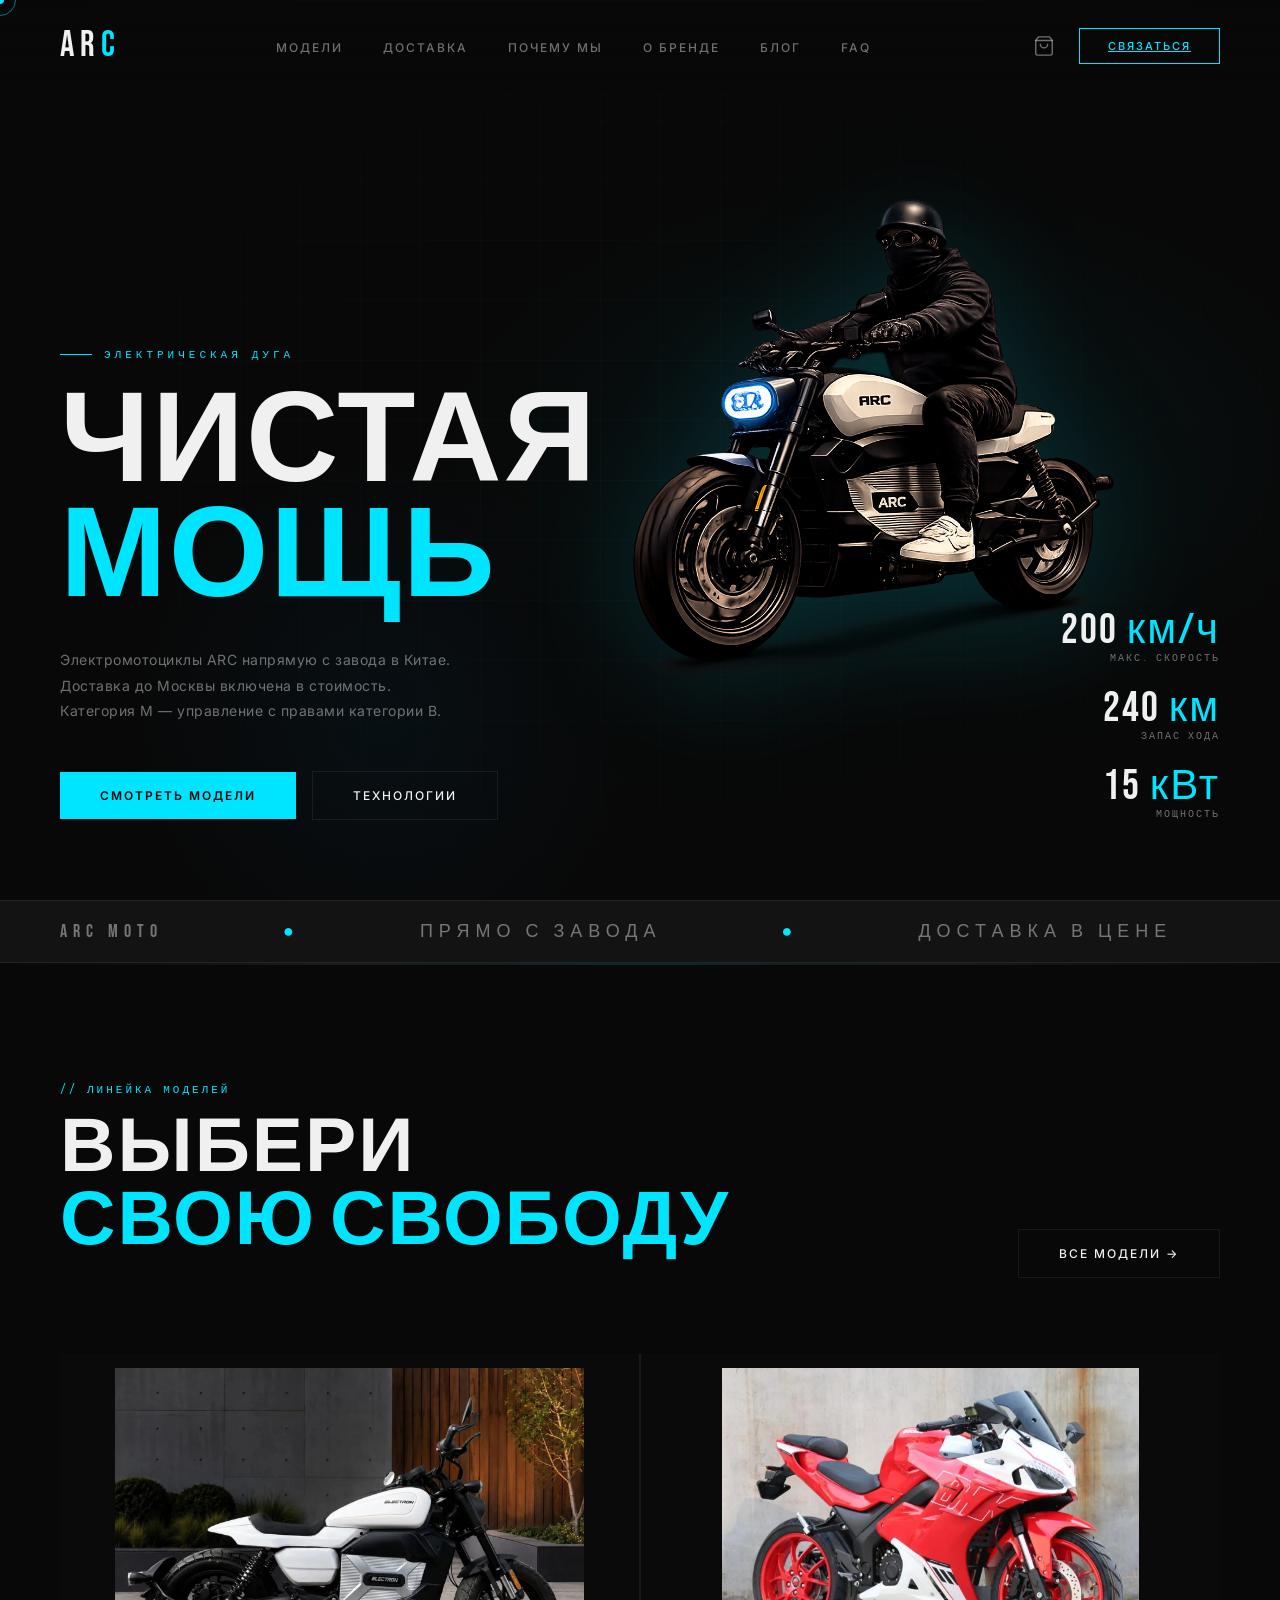
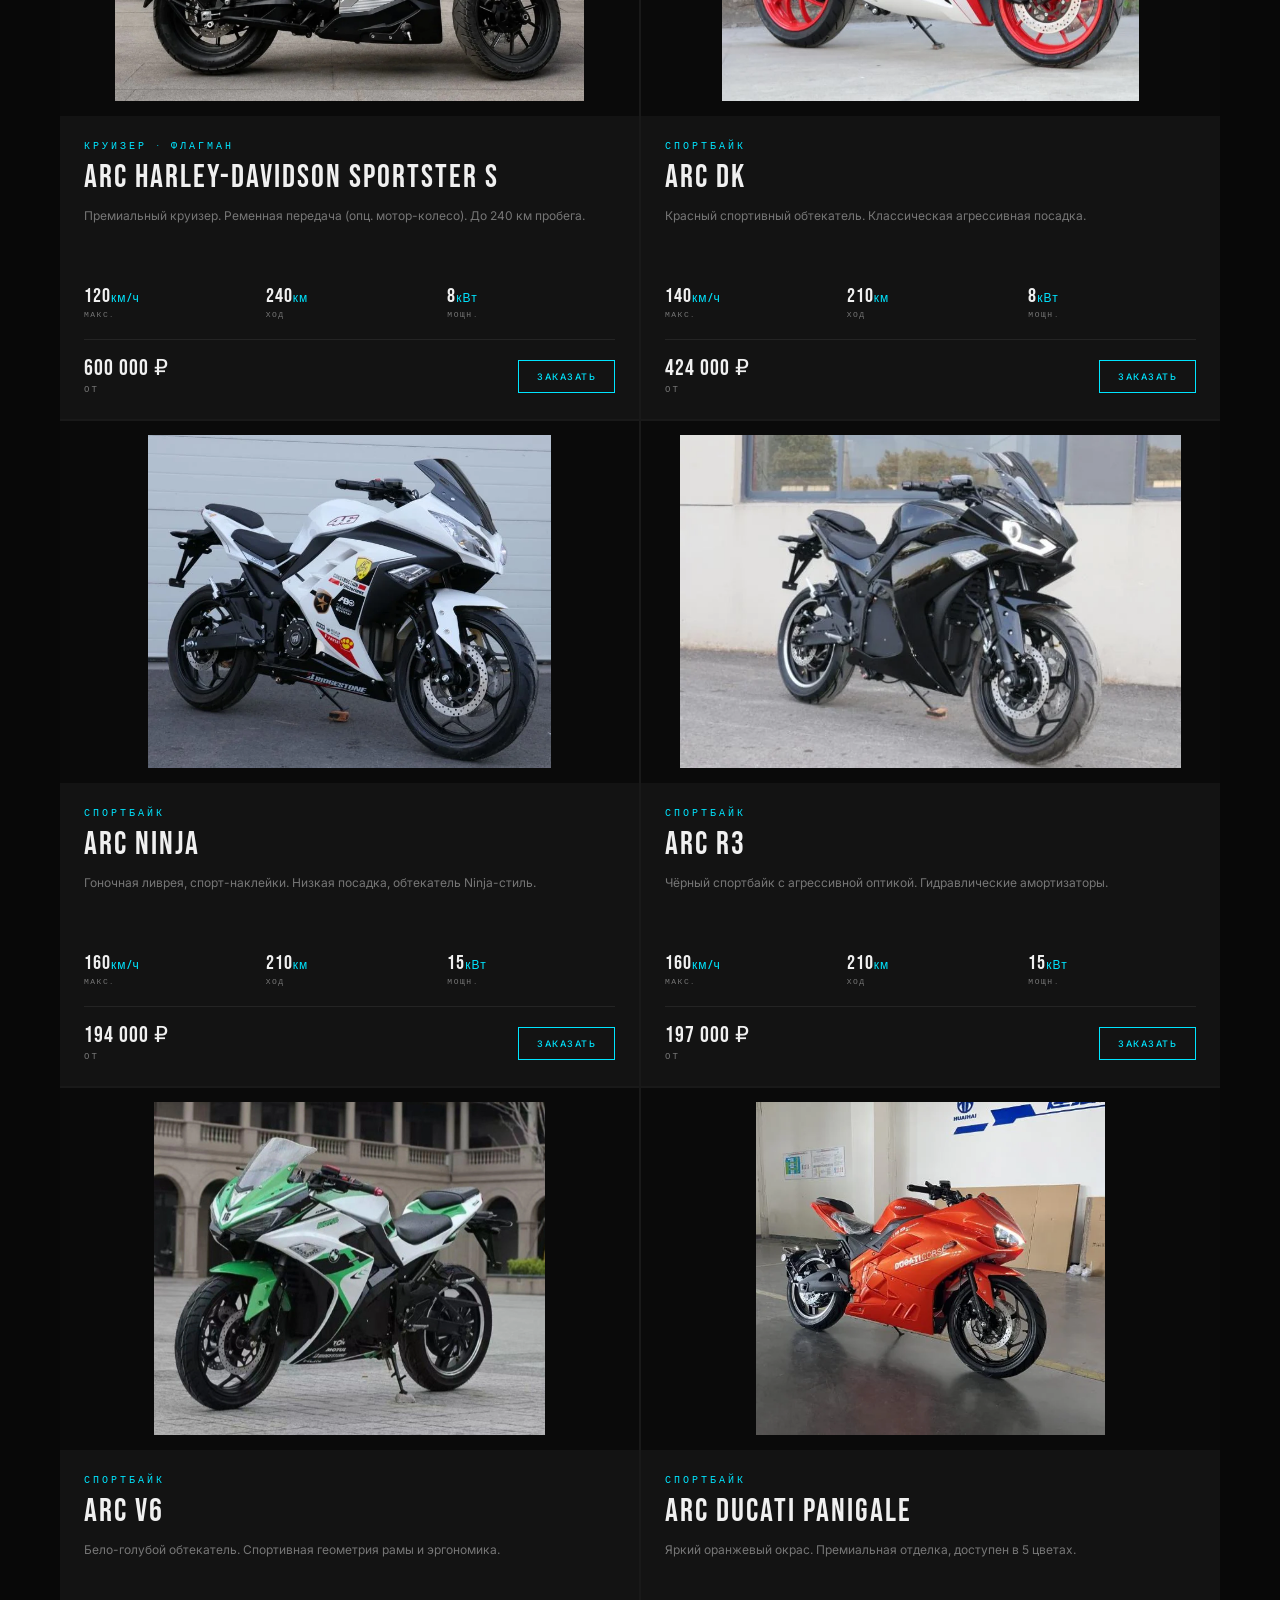
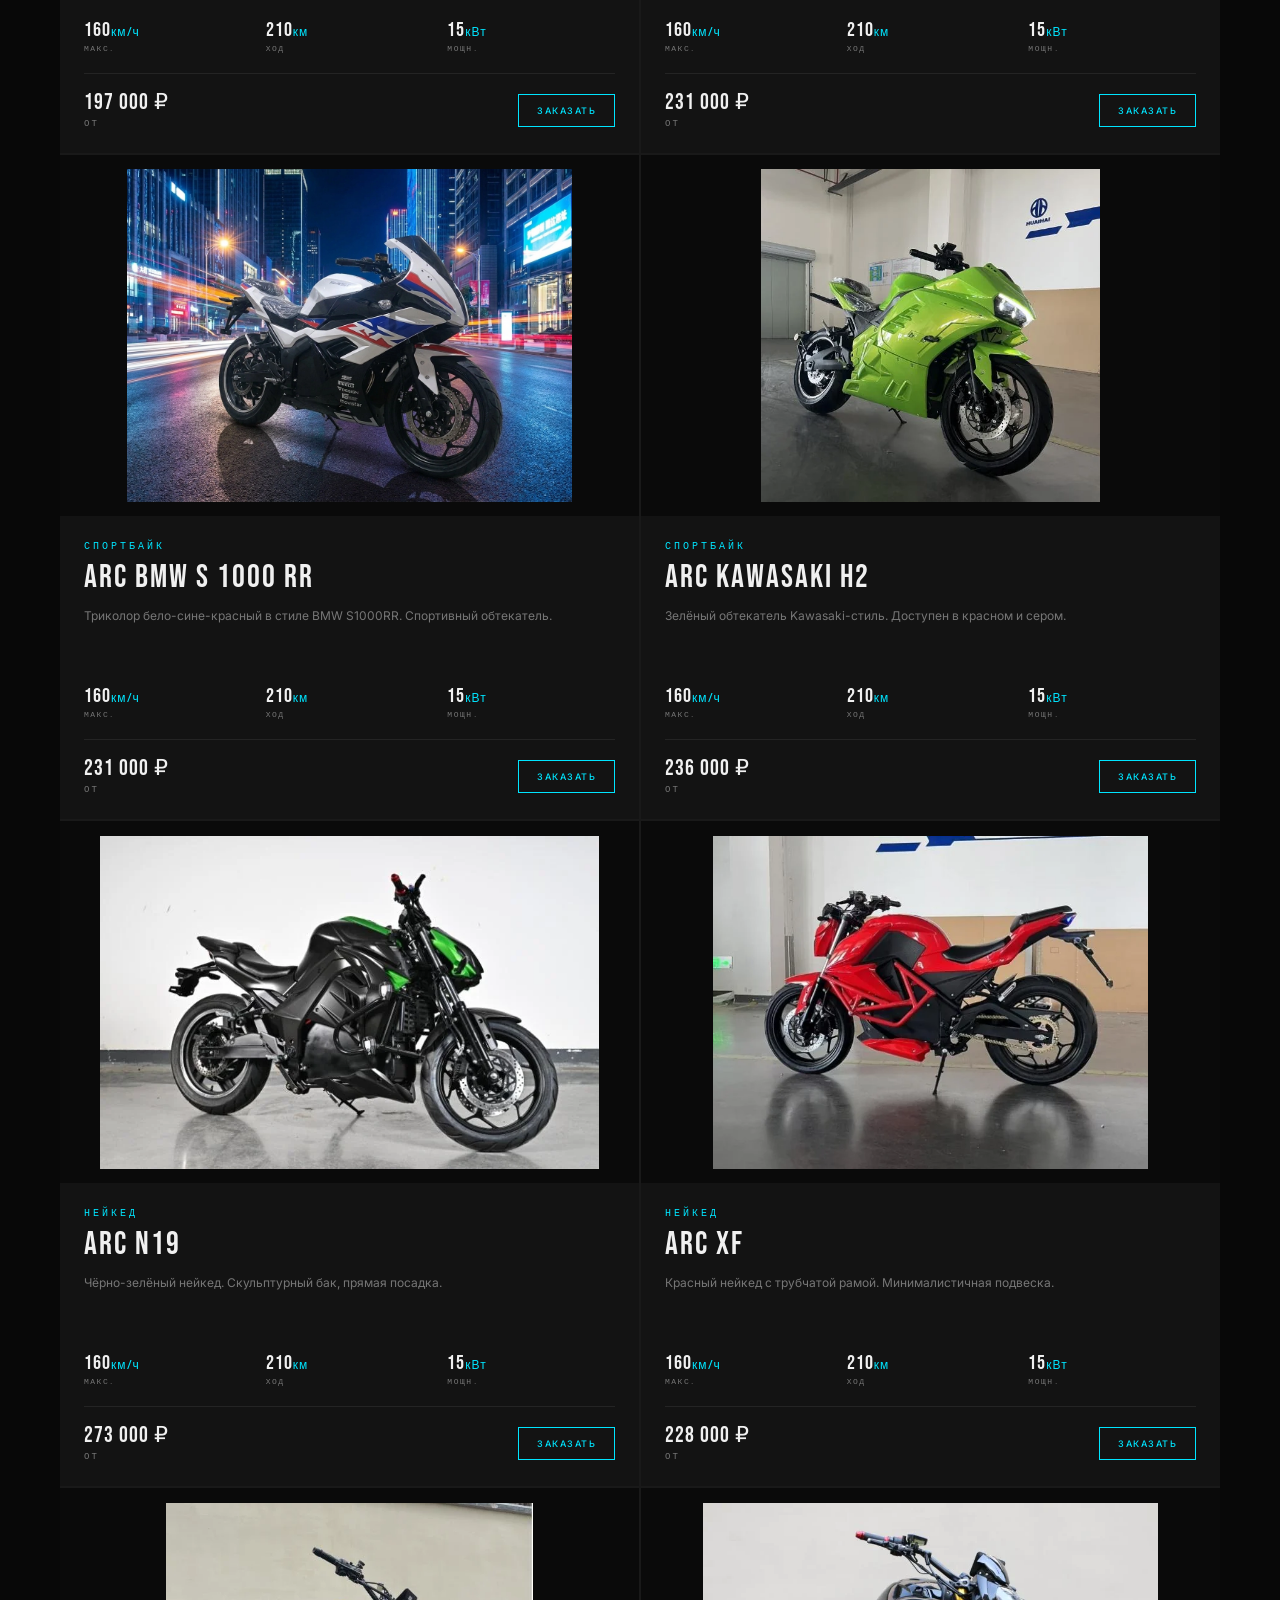
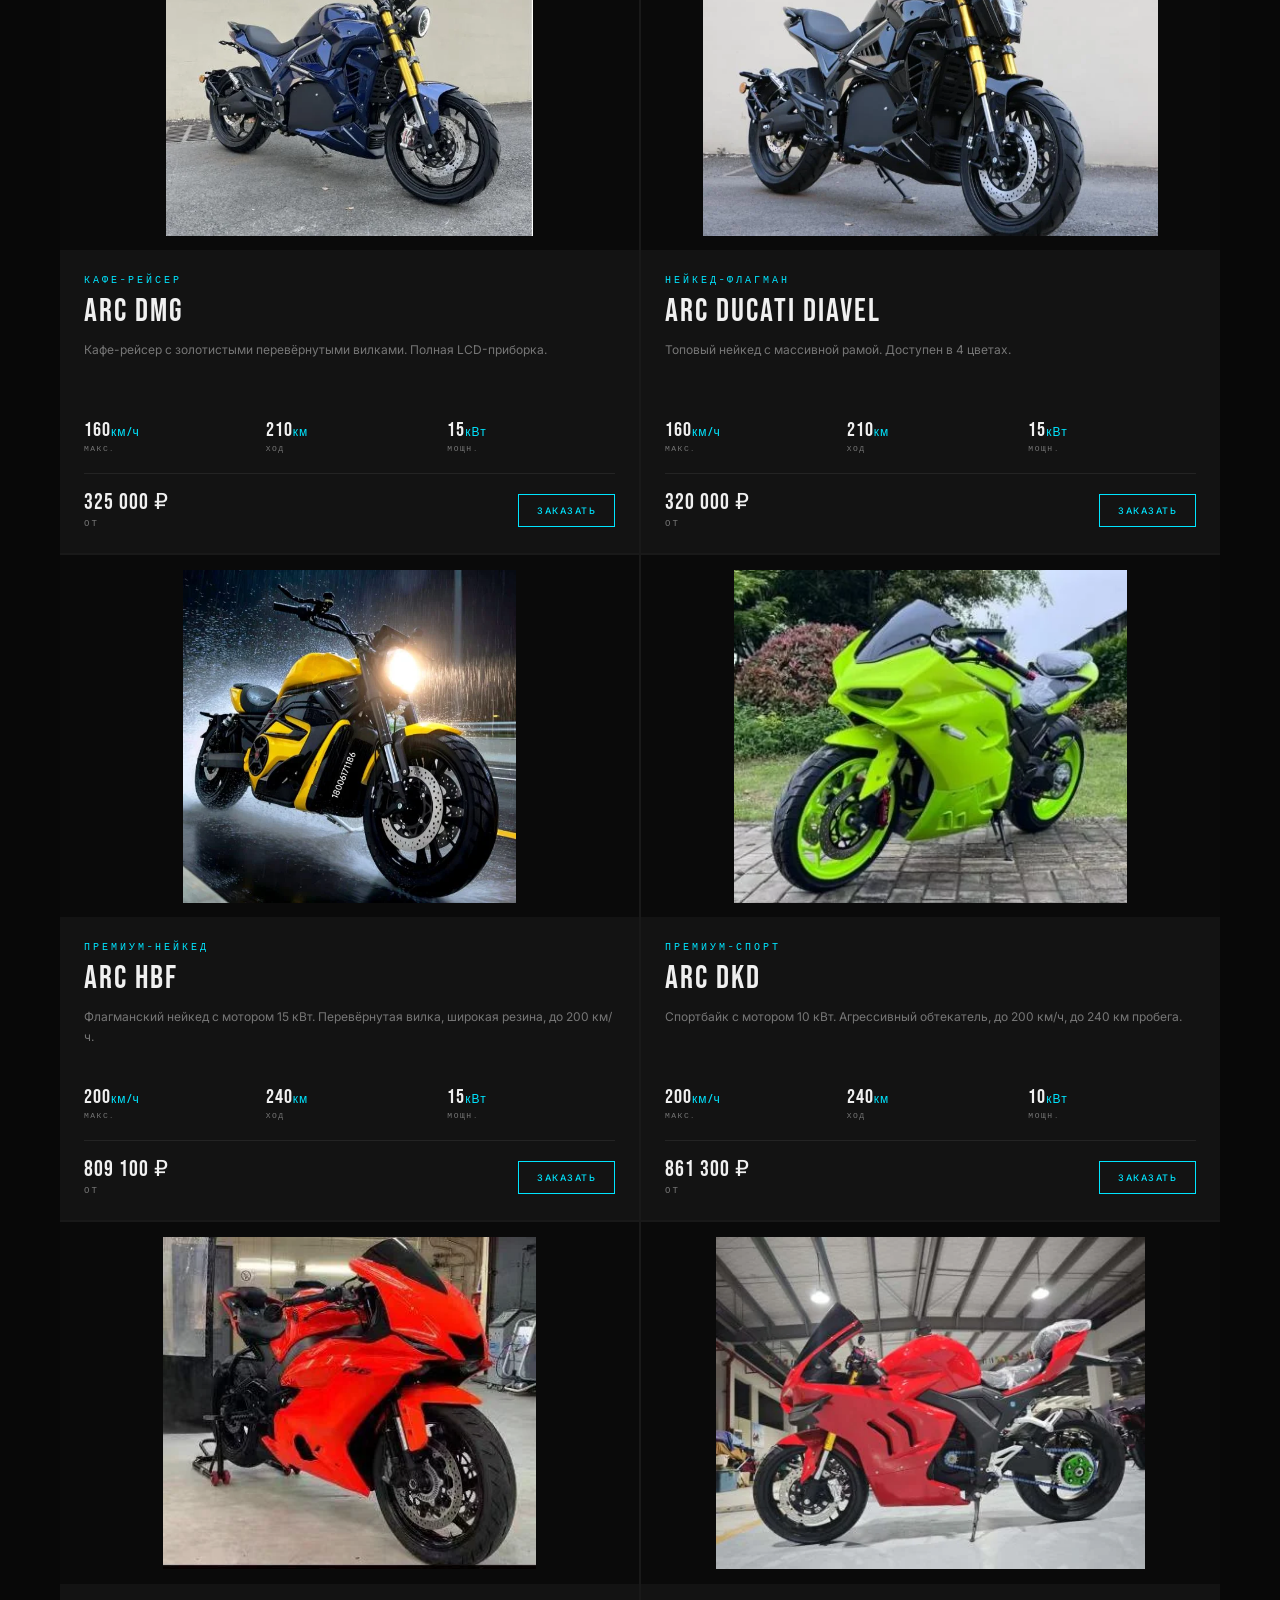
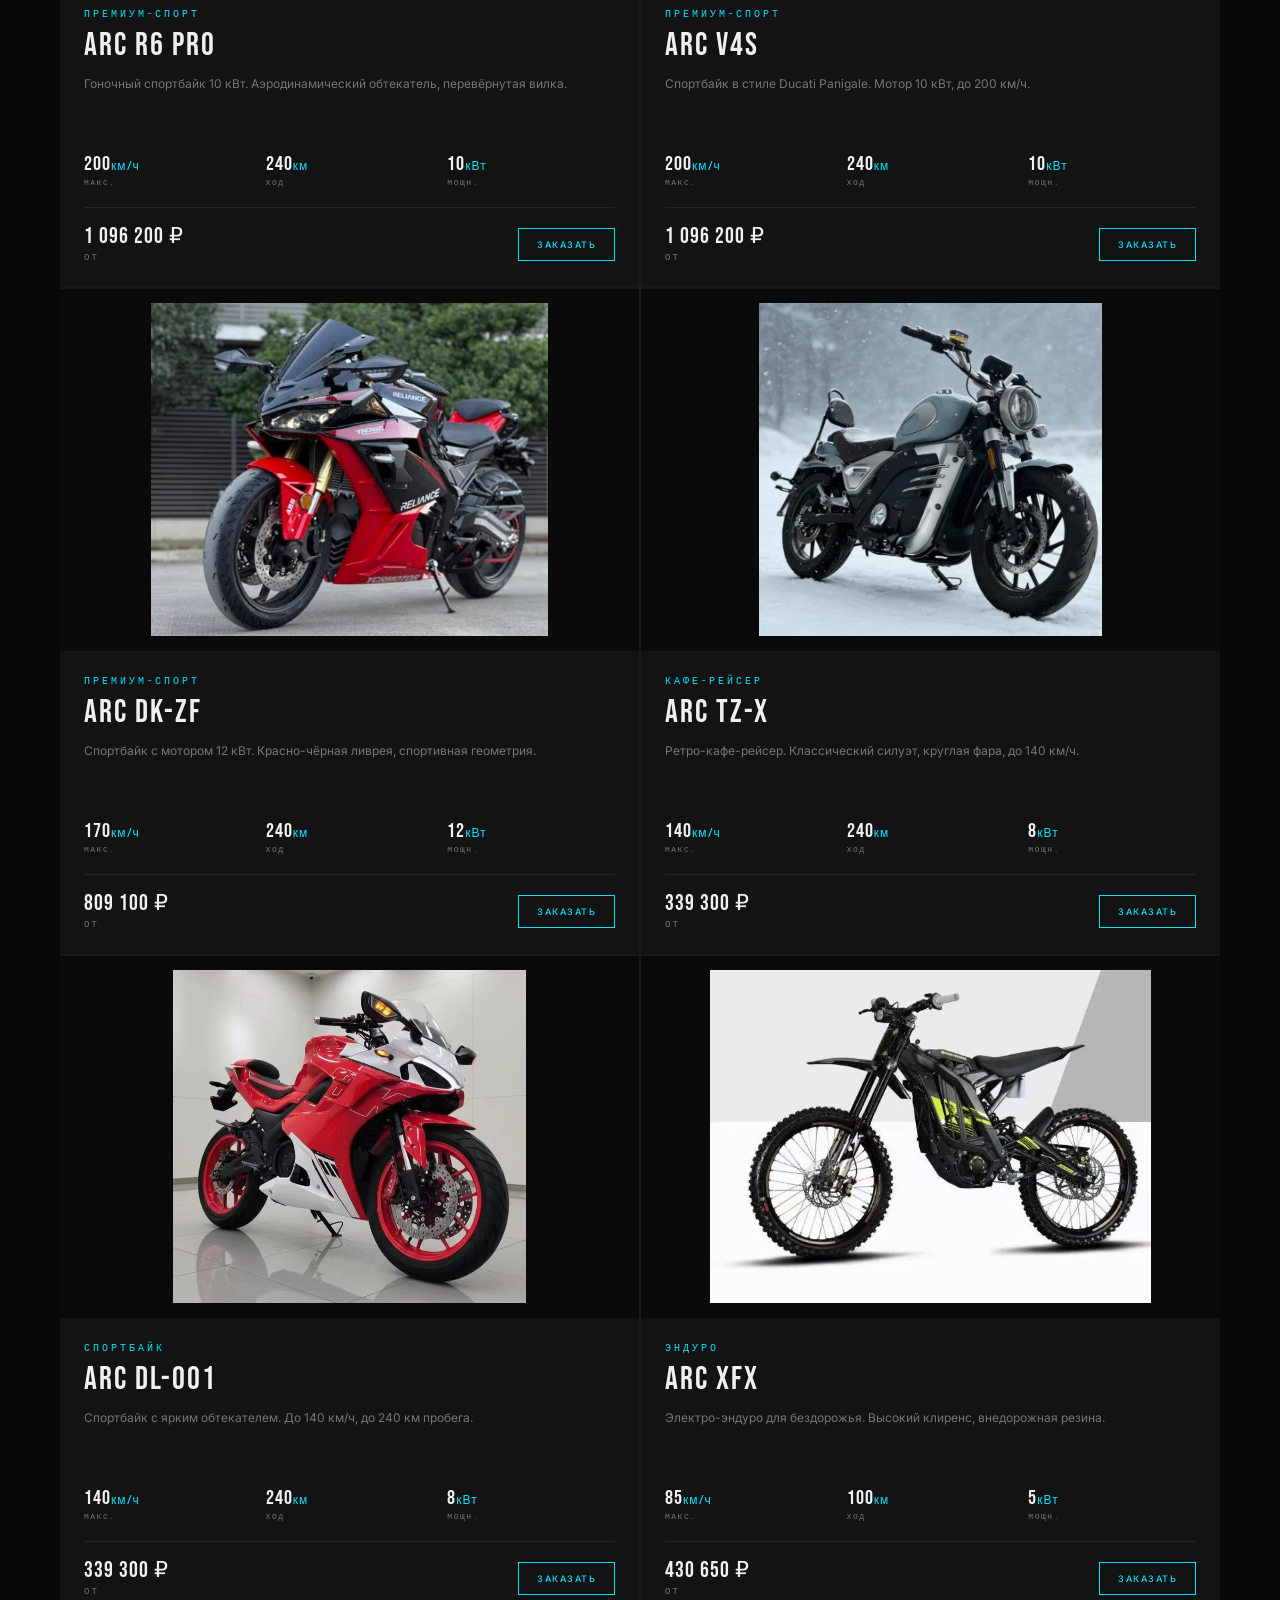
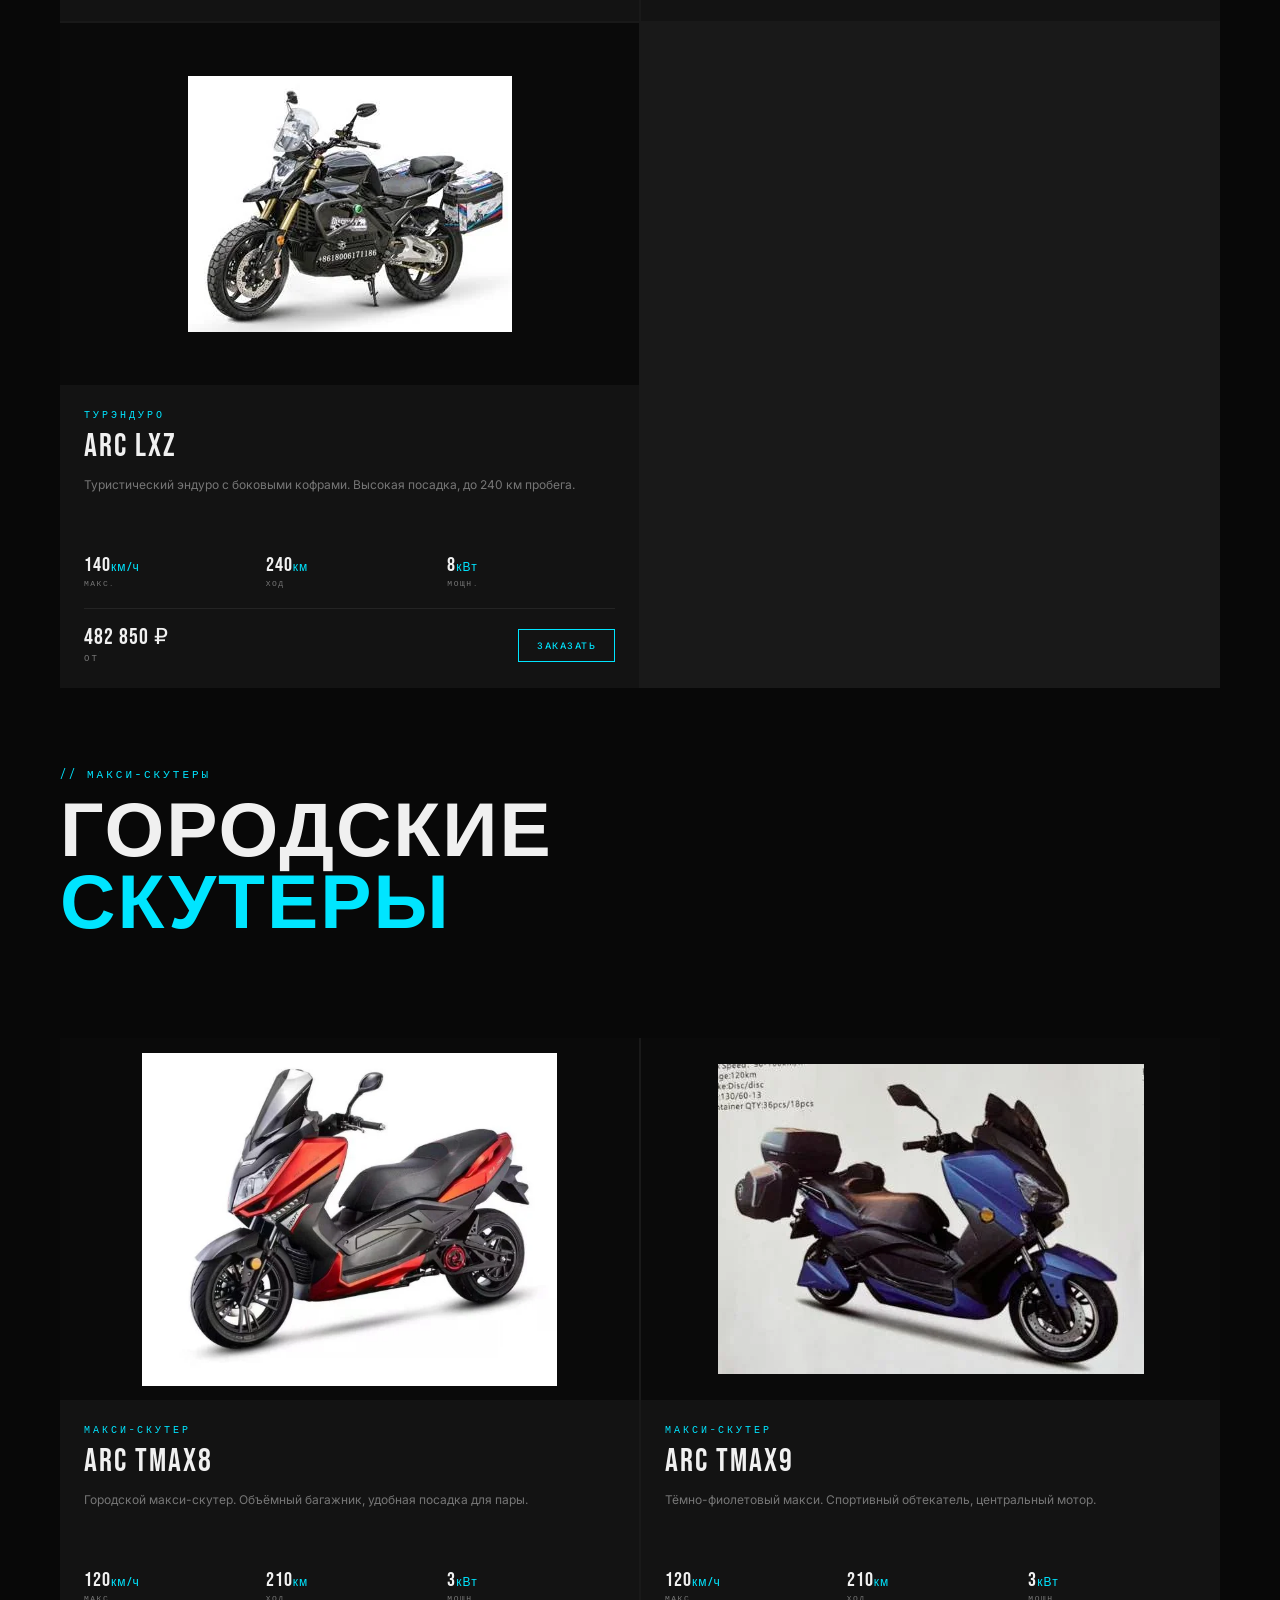
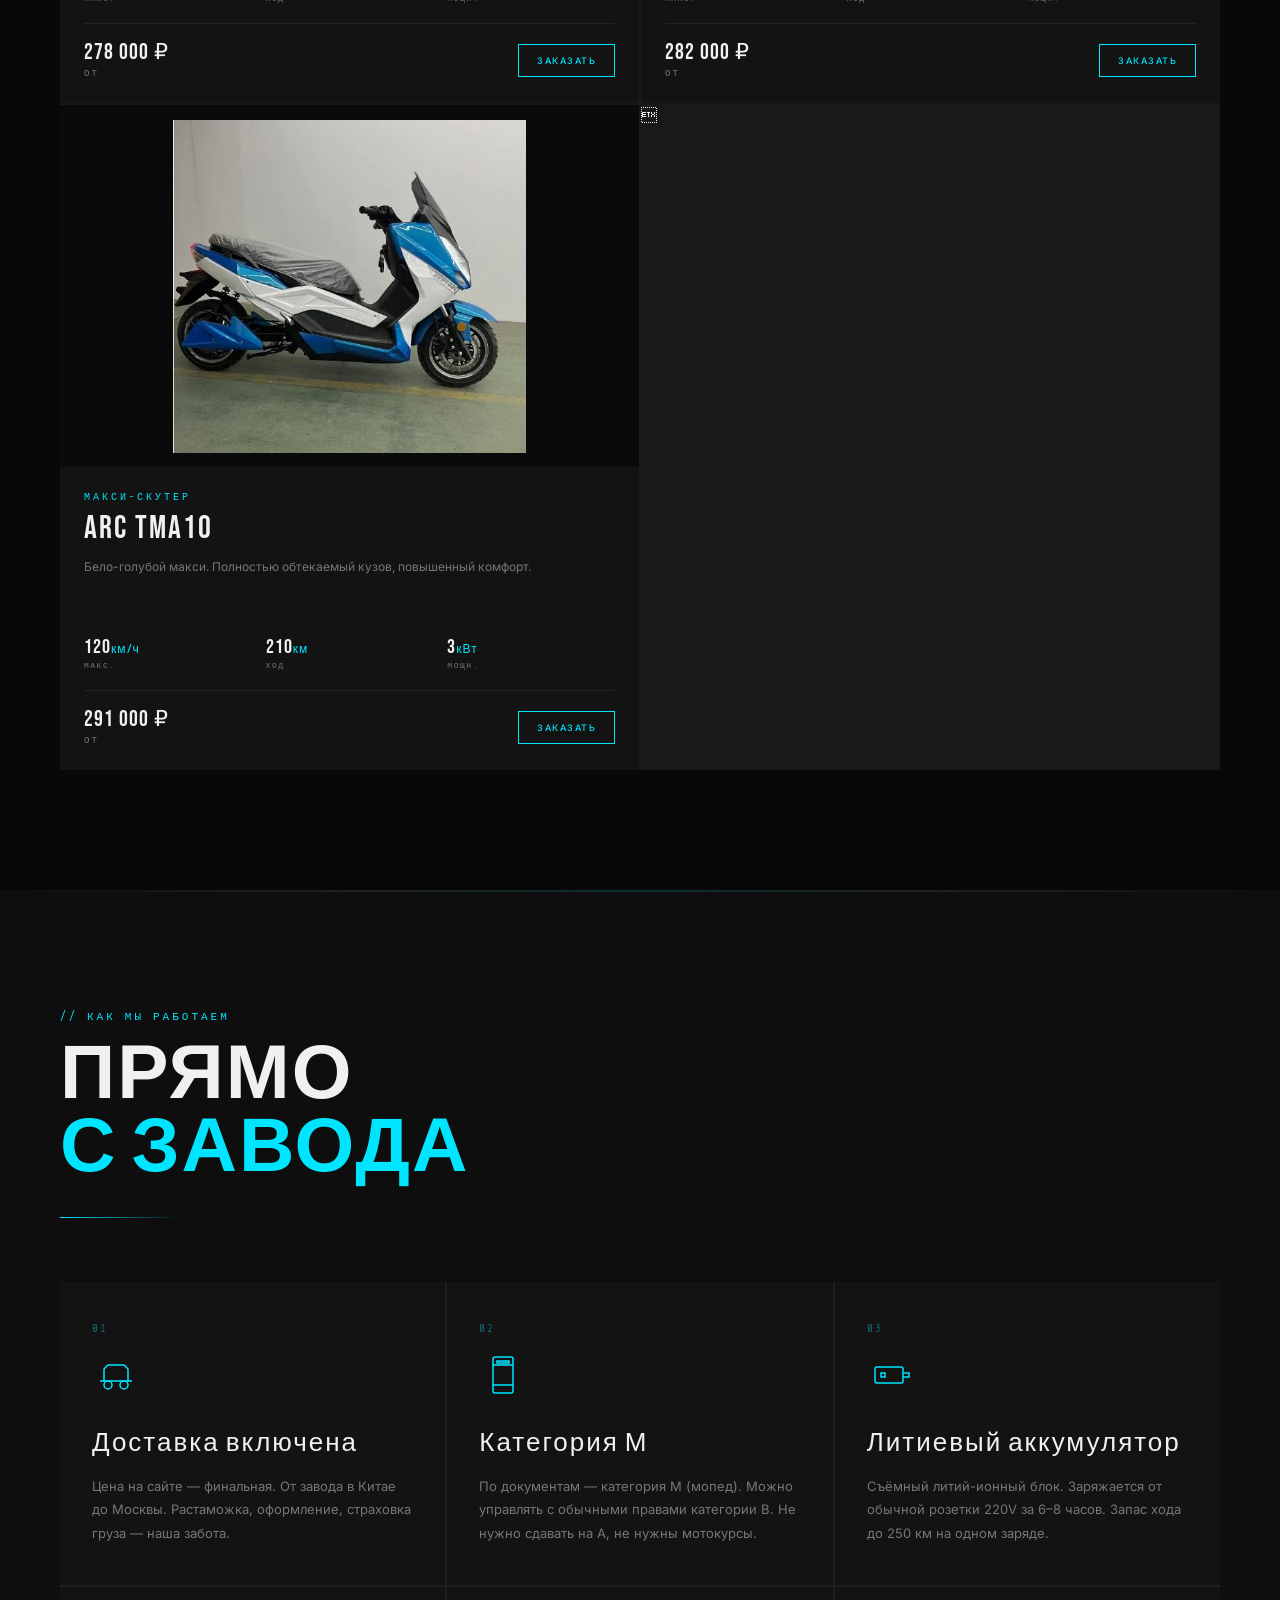
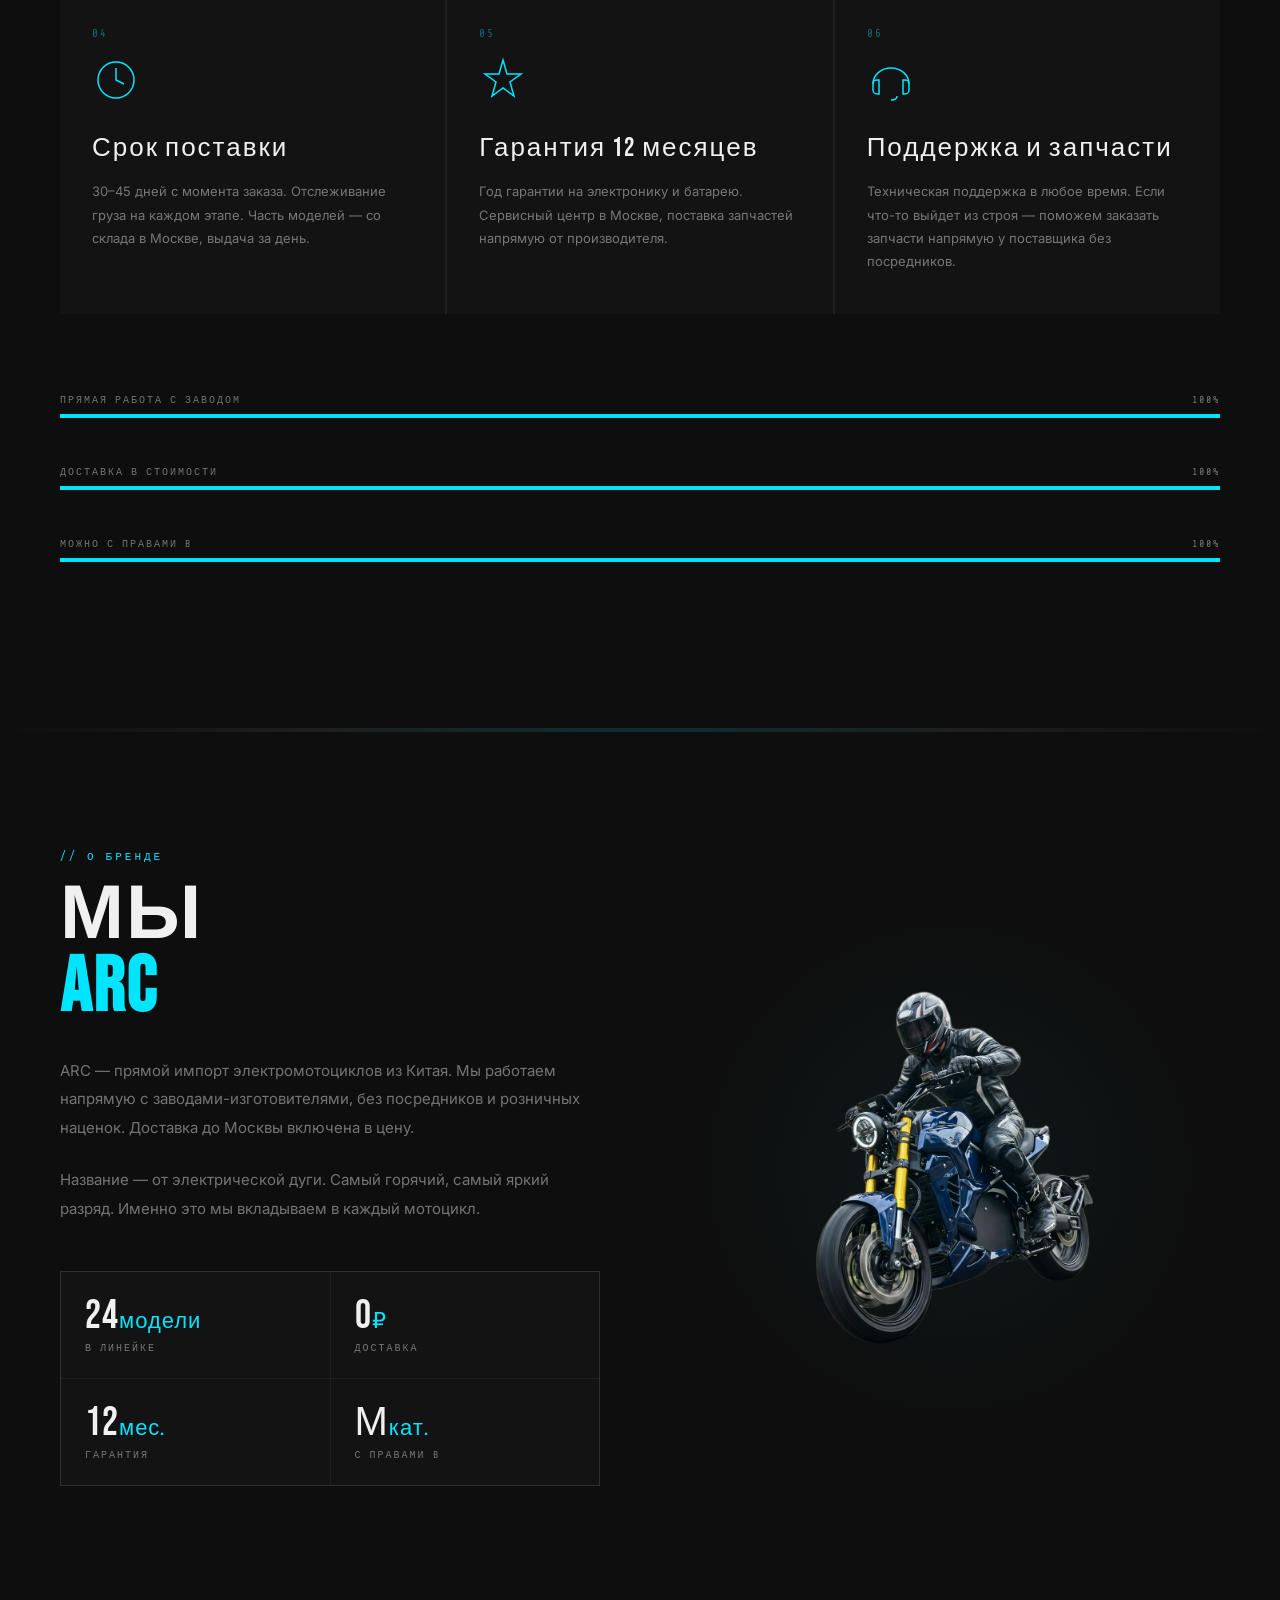
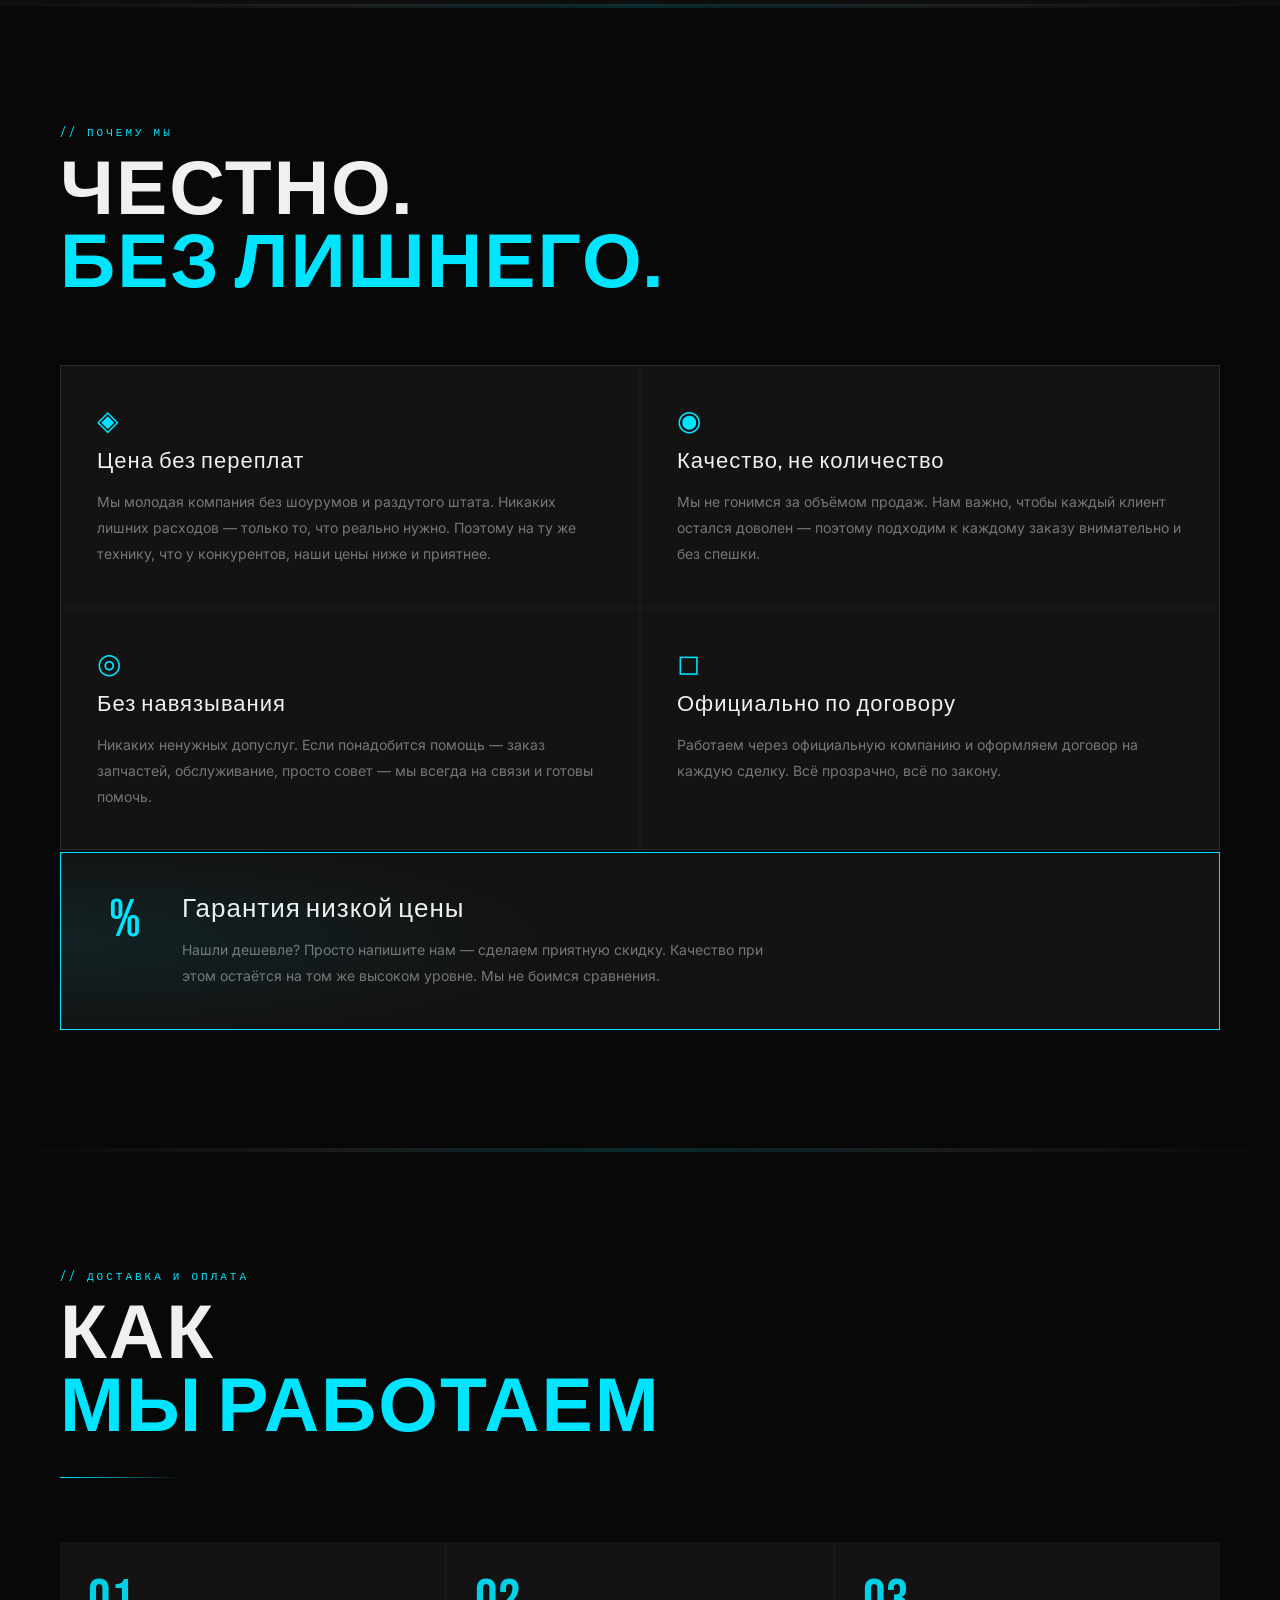
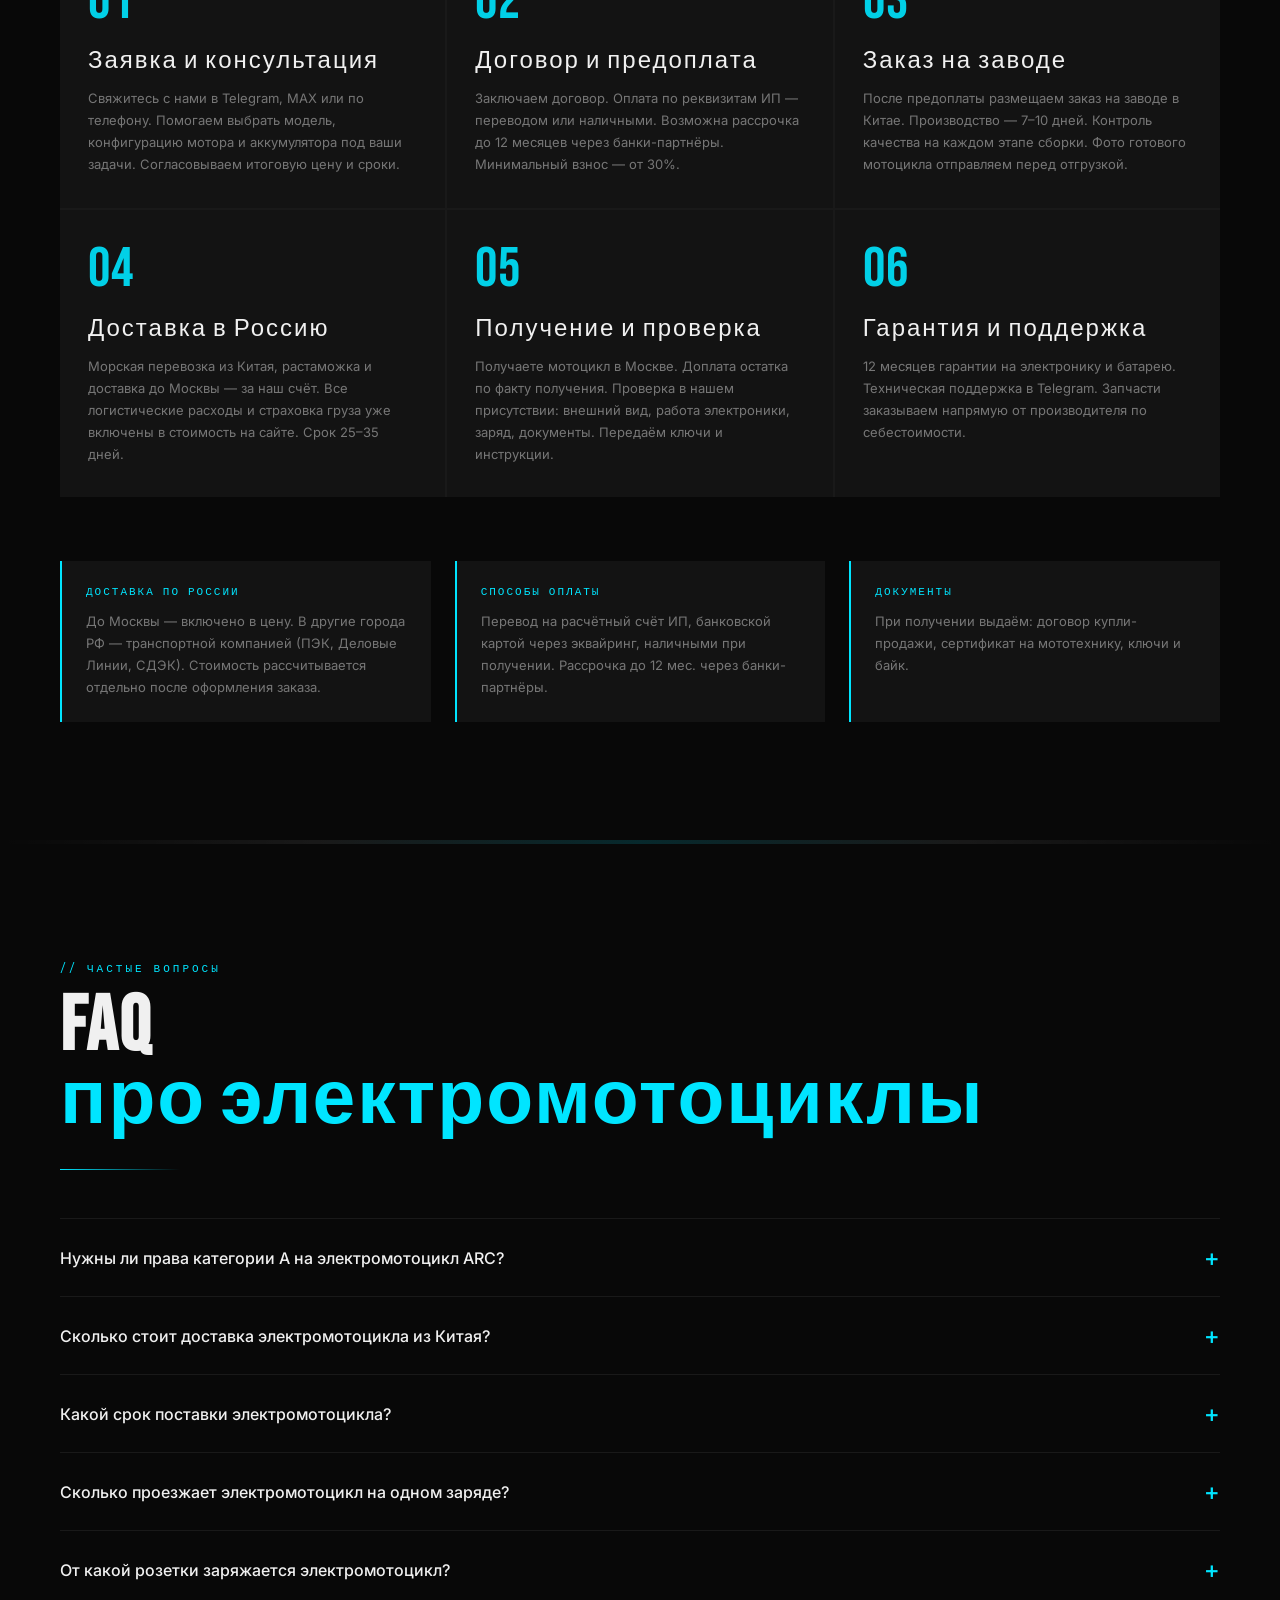
<file: index.html>
<!DOCTYPE html>
<html lang="ru">
<head>
<meta charset="UTF-8">
<meta name="viewport" content="width=device-width, initial-scale=1.0">

<link rel="icon" type="image/svg+xml" href="favicon.svg">
<title>Электромотоциклы ARC — купить электромотоцикл с доставкой из Китая | arcmotor.ru</title>
<meta name="description" content="Купить электромотоцикл напрямую с завода в Китае. 14 моделей: спортбайки, нейкеды, круизеры, макси-скутеры. Цены от 194 000 ₽. Доставка до Москвы включена. Категория М — управление с правами категории B.">
<meta name="keywords" content="электромотоцикл, купить электромотоцикл, электромотоцикл Москва, электромотоцикл из Китая, электробайк, электроскутер, электромотоцикл цена, электромотоциклы каталог, ARC, без прав, доставка из Китая">
<meta name="robots" content="index, follow">
<meta name="author" content="ARC Motor">
<meta name="theme-color" content="#080808">
<link rel="canonical" href="https://arcmotor.ru/">

<!-- Open Graph -->
<meta property="og:type" content="website">
<meta property="og:title" content="ARC — Электромотоциклы с доставкой из Китая">
<meta property="og:description" content="14 моделей электромотоциклов напрямую с завода. Цены от 194 000 ₽, доставка до Москвы включена. Категория М — управление с правами категории B.">
<meta property="og:url" content="https://arcmotor.ru/">
<meta property="og:image" content="https://arcmotor.ru/images/moto-hero.png">
<meta property="og:locale" content="ru_RU">
<meta property="og:site_name" content="ARC Motor">

<!-- Twitter -->
<meta name="twitter:card" content="summary_large_image">
<meta name="twitter:title" content="ARC — Электромотоциклы с доставкой из Китая">
<meta name="twitter:description" content="14 моделей электромотоциклов напрямую с завода. Цены от 194 000 ₽.">
<meta name="twitter:image" content="https://arcmotor.ru/images/moto-hero.png">

<!-- Schema.org: Organization -->
<script type="application/ld+json">
{
  "@context": "https://schema.org",
  "@type": "Organization",
  "name": "ARC Motor",
  "url": "https://arcmotor.ru/",
  "logo": "https://arcmotor.ru/images/logo.png",
  "description": "Прямой импорт электромотоциклов из Китая. Доставка до Москвы включена в стоимость.",
  "telephone": "+7-977-615-86-99",
  "areaServed": "RU",
  "sameAs": [
    "https://t.me/IgorArshinskii"
  ]
}
</script>

<!-- Schema.org: WebSite + SearchAction -->
<script type="application/ld+json">
{
  "@context": "https://schema.org",
  "@type": "WebSite",
  "url": "https://arcmotor.ru/",
  "name": "ARC Motor — электромотоциклы",
  "inLanguage": "ru-RU"
}
</script>

<!-- Schema.org: Product catalog (key models) -->
<script type="application/ld+json">
{
  "@context": "https://schema.org",
  "@graph": [
    {
      "@type": "Product",
      "name": "ARC Harley-Davidson Sportster S",
      "image": "https://arcmotor.ru/images/moto-h400.webp",
      "description": "Премиальный электрокруизер. Ременная передача, 8 кВт, до 240 км на одном заряде.",
      "brand": { "@type": "Brand", "name": "ARC" },
      "offers": {
        "@type": "AggregateOffer",
        "lowPrice": "600000",
        "highPrice": "731000",
        "priceCurrency": "RUB",
        "availability": "https://schema.org/PreOrder",
        "url": "https://arcmotor.ru/#models"
      }
    },
    {
      "@type": "Product",
      "name": "ARC NINJA",
      "image": "https://arcmotor.ru/images/moto-rz.webp",
      "description": "Электроспортбайк в гоночной ливрее. До 160 км/ч, до 210 км пробега.",
      "brand": { "@type": "Brand", "name": "ARC" },
      "offers": {
        "@type": "Offer",
        "price": "194000",
        "priceCurrency": "RUB",
        "availability": "https://schema.org/PreOrder",
        "url": "https://arcmotor.ru/#models"
      }
    },
    {
      "@type": "Product",
      "name": "ARC BMW S 1000 RR",
      "image": "https://arcmotor.ru/images/moto-my.webp",
      "description": "Спортбайк в триколоре BMW. До 160 км/ч.",
      "brand": { "@type": "Brand", "name": "ARC" },
      "offers": {
        "@type": "Offer",
        "price": "231000",
        "priceCurrency": "RUB",
        "availability": "https://schema.org/PreOrder",
        "url": "https://arcmotor.ru/#models"
      }
    },
    {
      "@type": "Product",
      "name": "ARC Kawasaki H2",
      "image": "https://arcmotor.ru/images/moto-hy.webp",
      "description": "Спортбайк в стиле японских литровиков. До 160 км/ч.",
      "brand": { "@type": "Brand", "name": "ARC" },
      "offers": {
        "@type": "Offer",
        "price": "236000",
        "priceCurrency": "RUB",
        "availability": "https://schema.org/PreOrder",
        "url": "https://arcmotor.ru/#models"
      }
    }
  ]
}
</script>

<!-- Schema.org: FAQ -->
<script type="application/ld+json">
{
  "@context": "https://schema.org",
  "@type": "FAQPage",
  "mainEntity": [
    {
      "@type": "Question",
      "name": "Нужны ли права категории А на электромотоцикл ARC?",
      "acceptedAnswer": {
        "@type": "Answer",
        "text": "Все электромотоциклы ARC оформляются по документам как категория М (мопед). Управлять можно с правами категории B — сдавать на категорию A или проходить мотокурсы не нужно."
      }
    },
    {
      "@type": "Question",
      "name": "Сколько стоит доставка электромотоцикла из Китая?",
      "acceptedAnswer": {
        "@type": "Answer",
        "text": "Доставка до Москвы включена в стоимость мотоцикла. Цена на сайте — финальная: растаможка, оформление и страховка груза входят в неё."
      }
    },
    {
      "@type": "Question",
      "name": "Какой срок поставки электромотоцикла?",
      "acceptedAnswer": {
        "@type": "Answer",
        "text": "Срок поставки — 30–45 дней с момента заказа. Часть моделей доступна со склада в Москве с выдачей за один день."
      }
    },
    {
      "@type": "Question",
      "name": "Сколько проезжает электромотоцикл на одном заряде?",
      "acceptedAnswer": {
        "@type": "Answer",
        "text": "Запас хода зависит от модели и батареи. Минимум — 70 км (батарея 40 А·ч), максимум — 240 км (батарея 150 А·ч на модели ARC Harley-Davidson Sportster S)."
      }
    },
    {
      "@type": "Question",
      "name": "От какой розетки заряжается электромотоцикл?",
      "acceptedAnswer": {
        "@type": "Answer",
        "text": "От обычной бытовой розетки 220 В. Полная зарядка занимает 6–8 часов через стандартное зарядное устройство, входящее в комплект."
      }
    },
    {
      "@type": "Question",
      "name": "Какая гарантия на электромотоцикл ARC?",
      "acceptedAnswer": {
        "@type": "Answer",
        "text": "12 месяцев гарантии на электронику и аккумулятор. Запчасти поставляются напрямую от производителя."
      }
    }
  ]
}
</script>

<link rel="preconnect" href="https://fonts.googleapis.com">
<link rel="preconnect" href="https://fonts.gstatic.com" crossorigin>
<link href="https://fonts.googleapis.com/css2?family=Bebas+Neue&family=Inter:wght@300;400;500;600&family=Share+Tech+Mono&display=swap" rel="stylesheet">
<style>
  *, *::before, *::after { box-sizing: border-box; margin: 0; padding: 0; }

  html { scroll-behavior: smooth; overflow-x: hidden; max-width: 100%; }

  :root {
    --black: #080808;
    --dark: #0e0e0e;
    --panel: #131313;
    --border: rgba(255,255,255,0.07);
    --arc: #00e5ff;
    --arc-dim: rgba(0,229,255,0.15);
    --arc-glow: rgba(0,229,255,0.4);
    --white: #f0f0f0;
    --muted: rgba(240,240,240,0.45);
    --mono: 'Share Tech Mono', monospace;
  }

  body {
    background: var(--black);
    color: var(--white);
    font-family: 'Inter', sans-serif;
    overflow-x: hidden;
    max-width: 100vw;
    cursor: none;
  }

  /* CUSTOM CURSOR */
  .cursor {
    position: fixed;
    width: 8px; height: 8px;
    background: var(--arc);
    border-radius: 50%;
    pointer-events: none;
    z-index: 9999;
    transform: translate(-50%, -50%);
    transition: transform 0.1s, width 0.2s, height 0.2s;
  }
  .cursor-ring {
    position: fixed;
    width: 32px; height: 32px;
    border: 1px solid var(--arc);
    border-radius: 50%;
    pointer-events: none;
    z-index: 9998;
    transform: translate(-50%, -50%);
    opacity: 0.5;
    transition: transform 0.15s ease-out, width 0.2s, height 0.2s, opacity 0.2s;
  }

  /* NAV */
  nav {
    position: fixed;
    top: 0; left: 0; right: 0;
    z-index: 100;
    display: flex;
    align-items: center;
    justify-content: space-between;
    padding: 24px 60px;
    background: linear-gradient(to bottom, rgba(8,8,8,0.95), transparent);
    transition: background 0.3s;
  }
  nav.scrolled { background: rgba(8,8,8,0.97); border-bottom: 1px solid var(--border); }

  .nav-logo {
    font-family: 'Bebas Neue', sans-serif;
    font-size: 36px;
    letter-spacing: 6px;
    color: var(--white);
    text-decoration: none;
  }
  .nav-logo span { color: var(--arc); }

  .nav-links { display: flex; gap: 40px; list-style: none; }
  .nav-links a {
    text-decoration: none;
    color: var(--muted);
    font-size: 12px;
    letter-spacing: 2px;
    text-transform: uppercase;
    transition: color 0.2s;
    font-weight: 500;
  }
  .nav-links a:hover { color: var(--arc); }

  .nav-cta {
    background: transparent;
    border: 1px solid var(--arc);
    color: var(--arc);
    padding: 10px 28px;
    font-size: 11px;
    letter-spacing: 2px;
    text-transform: uppercase;
    cursor: none;
    font-family: 'Inter', sans-serif;
    font-weight: 500;
    transition: background 0.2s, color 0.2s;
  }
  .nav-cta:hover { background: var(--arc); color: var(--black); }

  /* SECTIONS GENERAL */
  section { position: relative; overflow-x: clip; overflow-y: visible; max-width: 100vw; }

  /* SECTION LABEL */
  .sec-label {
    font-family: var(--mono);
    font-size: 11px;
    color: var(--arc);
    letter-spacing: 3px;
    text-transform: uppercase;
    margin-bottom: 16px;
    opacity: 0.7;
  }

  /* HERO */
  #hero {
    height: 100vh;
    display: flex;
    flex-direction: column;
    justify-content: flex-end;
    padding: 0 60px 80px;
    overflow: hidden;
  }

  .hero-bg {
    position: absolute;
    inset: 0;
    background:
      radial-gradient(ellipse 60% 50% at 70% 50%, rgba(0,229,255,0.06) 0%, transparent 60%),
      radial-gradient(ellipse 40% 60% at 30% 80%, rgba(0,100,150,0.08) 0%, transparent 50%);
  }

  .hero-grid {
    position: absolute;
    inset: 0;
    background-image:
      linear-gradient(rgba(0,229,255,0.03) 1px, transparent 1px),
      linear-gradient(90deg, rgba(0,229,255,0.03) 1px, transparent 1px);
    background-size: 60px 60px;
    mask-image: radial-gradient(ellipse 80% 80% at 50% 50%, black 0%, transparent 100%);
  }

  .hero-scan {
    position: absolute;
    top: 0; left: 0; right: 0;
    height: 2px;
    background: linear-gradient(90deg, transparent, var(--arc), transparent);
    animation: scan 4s linear infinite;
    opacity: 0.3;
  }
  @keyframes scan { from { top: 0; } to { top: 100%; } }

  .hero-moto-placeholder {
    position: absolute;
    right: 0;
    top: 50%;
    transform: translateY(-50%);
    width: 65%;
    height: 85%;
    display: flex;
    align-items: center;
    justify-content: center;
  }
  .hero-moto-placeholder span {
    font-family: var(--mono);
    font-size: 11px;
    color: rgba(0,229,255,0.4);
    letter-spacing: 2px;
  }
  .hero-moto-placeholder img {
    width: 100%;
    height: 100%;
    object-fit: contain;
    filter: drop-shadow(0 20px 60px rgba(0,229,255,0.15));
  }

  .hero-content { position: relative; z-index: 2; max-width: 640px; }

  .hero-eyebrow {
    font-family: var(--mono);
    font-size: 11px;
    color: var(--arc);
    letter-spacing: 4px;
    text-transform: uppercase;
    margin-bottom: 24px;
    display: flex;
    align-items: center;
    gap: 12px;
  }
  .hero-eyebrow::before {
    content: '';
    width: 32px;
    height: 1px;
    background: var(--arc);
  }

  h1 {
    font-family: 'Bebas Neue', sans-serif;
    font-size: clamp(72px, 10vw, 140px);
    line-height: 0.9;
    letter-spacing: 2px;
    margin-bottom: 32px;
  }
  h1 em {
    color: var(--arc);
    font-style: normal;
    display: block;
  }

  .hero-sub {
    font-size: 14px;
    color: var(--muted);
    line-height: 1.8;
    max-width: 400px;
    margin-bottom: 48px;
    letter-spacing: 0.5px;
  }

  .hero-btns { display: flex; gap: 16px; align-items: center; }

  .btn-primary {
    background: var(--arc);
    color: var(--black);
    border: none;
    padding: 16px 40px;
    font-size: 12px;
    font-weight: 600;
    letter-spacing: 2px;
    text-transform: uppercase;
    cursor: none;
    font-family: 'Inter', sans-serif;
    transition: opacity 0.2s, transform 0.2s;
    text-decoration: none;
    display: inline-block;
  }
  .btn-primary:hover { opacity: 0.85; transform: translateY(-2px); }

  .btn-ghost {
    background: transparent;
    color: var(--white);
    border: 1px solid var(--border);
    padding: 16px 40px;
    font-size: 12px;
    font-weight: 500;
    letter-spacing: 2px;
    text-transform: uppercase;
    cursor: none;
    font-family: 'Inter', sans-serif;
    transition: border-color 0.2s, color 0.2s;
    text-decoration: none;
    display: inline-block;
  }
  .btn-ghost:hover { border-color: var(--arc); color: var(--arc); }

  .hero-stats {
    position: absolute;
    right: 60px;
    bottom: 80px;
    display: flex;
    flex-direction: column;
    gap: 24px;
    z-index: 2;
  }
  .hero-stat { text-align: right; }
  .hero-stat-num {
    font-family: 'Bebas Neue', sans-serif;
    font-size: 42px;
    color: var(--white);
    letter-spacing: 2px;
    line-height: 1;
  }
  .hero-stat-num span { color: var(--arc); }
  .hero-stat-label {
    font-family: var(--mono);
    font-size: 10px;
    color: var(--muted);
    letter-spacing: 2px;
    text-transform: uppercase;
  }

  /* SCROLL TRACK — sticker lanes */
  .track-section {
    position: relative;
    padding: 120px 60px;
  }

  .sticker-track {
    position: absolute;
    left: 0; right: 0;
    height: 2px;
    background: linear-gradient(90deg, transparent, var(--border), var(--arc-dim), var(--border), transparent);
    overflow: visible;
  }
  .sticker-track.top { top: 0; }
  .sticker-track.bottom { bottom: 0; }

  .sticker {
    position: absolute;
    top: -12px;
    will-change: transform;
    opacity: 0.7;
  }
  .sticker svg { display: block; }

  /* ABOUT */
  #about { background: var(--dark); }

  .about-grid {
    display: grid;
    grid-template-columns: 1fr 1fr;
    gap: 80px;
    align-items: center;
  }

  h2 {
    font-family: 'Bebas Neue', sans-serif;
    font-size: clamp(44px, 6vw, 80px);
    line-height: 0.95;
    letter-spacing: 2px;
    margin-bottom: 32px;
  }
  h2 span { color: var(--arc); }

  .body-text {
    font-size: 15px;
    color: var(--muted);
    line-height: 1.9;
    margin-bottom: 24px;
  }

  .spec-grid {
    display: grid;
    grid-template-columns: 1fr 1fr;
    gap: 1px;
    background: var(--border);
    border: 1px solid var(--border);
    margin-top: 48px;
  }
  .spec-item {
    padding: 24px;
    background: var(--panel);
  }
  .spec-item-num {
    font-family: 'Bebas Neue', sans-serif;
    font-size: 40px;
    color: var(--white);
    letter-spacing: 1px;
    line-height: 1;
  }
  .spec-item-num em { color: var(--arc); font-style: normal; font-size: 22px; }
  .spec-item-label {
    font-family: var(--mono);
    font-size: 10px;
    color: var(--muted);
    letter-spacing: 2px;
    text-transform: uppercase;
    margin-top: 6px;
  }

  .about-visual {
    position: relative;
    height: 480px;
    display: flex;
    align-items: center;
    justify-content: center;
    overflow: hidden;
  }
  .about-visual::before {
    content: '';
    position: absolute;
    inset: 0;
    background: radial-gradient(circle at 50% 50%, rgba(0,229,255,0.05), transparent 70%);
  }
  .about-visual-label {
    font-family: var(--mono);
    font-size: 11px;
    color: rgba(0,229,255,0.4);
    letter-spacing: 2px;
    z-index: 1;
  }
  .about-visual img {
    max-width: 100%;
    max-height: 100%;
    width: auto;
    height: auto;
    object-fit: contain;
  }

  /* MODELS */
  #models { background: var(--black); }

  .section-header {
    display: flex;
    align-items: flex-end;
    justify-content: space-between;
    margin-bottom: 64px;
  }

  .models-grid {
    display: grid;
    grid-template-columns: repeat(4, 1fr);
    gap: 2px;
    background: var(--border);
  }

  .model-card {
    background: var(--panel);
    position: relative;
    overflow: hidden;
    cursor: none;
    group: true;
  }
  .model-card::before {
    content: '';
    position: absolute;
    inset: 0;
    background: linear-gradient(135deg, var(--arc-dim), transparent);
    opacity: 0;
    transition: opacity 0.4s;
    z-index: 1;
  }
  .model-card:hover::before { opacity: 1; }

  .model-img {
    width: 100%;
    aspect-ratio: 16/10;
    background: #0a0a0a;
    display: flex;
    align-items: center;
    justify-content: center;
    overflow: hidden;
    position: relative;
  }
  .model-img img {
    max-width: 92%;
    max-height: 92%;
    width: auto;
    height: auto;
    object-fit: contain;
    transition: transform 0.6s;
  }
  .model-card:hover .model-img img { transform: scale(1.04); }
  .model-img-placeholder {
    font-family: var(--mono);
    font-size: 11px;
    color: rgba(0,229,255,0.3);
    letter-spacing: 2px;
  }

  .model-info {
    padding: 24px;
    position: relative;
    z-index: 2;
  }
  .model-tag {
    font-family: var(--mono);
    font-size: 10px;
    color: var(--arc);
    letter-spacing: 3px;
    text-transform: uppercase;
    margin-bottom: 10px;
  }
  .model-name {
    font-family: 'Bebas Neue', sans-serif;
    font-size: 32px;
    letter-spacing: 2px;
    line-height: 1;
    margin-bottom: 12px;
  }
  .model-desc {
    font-size: 12px;
    color: var(--muted);
    line-height: 1.7;
    margin-bottom: 20px;
    min-height: 60px;
  }
  .model-specs {
    display: flex;
    gap: 14px;
    margin-bottom: 20px;
    flex-wrap: wrap;
  }
  .model-spec { flex: 1; min-width: 60px; }
  .model-spec-val {
    font-family: 'Bebas Neue', sans-serif;
    font-size: 20px;
    letter-spacing: 1px;
    color: var(--white);
    line-height: 1;
  }
  .model-spec-val em { color: var(--arc); font-style: normal; font-size: 12px; }
  .model-spec-key {
    font-family: var(--mono);
    font-size: 8px;
    color: var(--muted);
    letter-spacing: 1.5px;
    text-transform: uppercase;
    margin-top: 4px;
  }
  .model-price-row {
    display: flex;
    align-items: center;
    justify-content: space-between;
    border-top: 1px solid var(--border);
    padding-top: 18px;
    flex-wrap: wrap;
    gap: 12px;
  }
  .model-price {
    font-family: 'Bebas Neue', sans-serif;
    font-size: 22px;
    letter-spacing: 1px;
    line-height: 1;
  }
  .model-price-label {
    font-family: var(--mono);
    font-size: 9px;
    color: var(--muted);
    letter-spacing: 2px;
    text-transform: uppercase;
    margin-top: 4px;
  }
  .btn-model {
    background: transparent;
    border: 1px solid var(--arc);
    color: var(--arc);
    padding: 10px 18px;
    font-size: 9px;
    letter-spacing: 1.5px;
    text-transform: uppercase;
    cursor: none;
    font-family: 'Inter', sans-serif;
    font-weight: 500;
    transition: background 0.2s, color 0.2s;
    text-decoration: none;
    white-space: nowrap;
  }
  .btn-model:hover { background: var(--arc); color: var(--black); }

  /* TECH */
  #tech {
    background: var(--dark);
  }

  .tech-grid {
    display: grid;
    grid-template-columns: repeat(3, 1fr);
    gap: 2px;
    background: var(--border);
    margin-top: 64px;
  }
  .tech-item {
    background: var(--panel);
    padding: 40px 32px;
    position: relative;
    overflow: hidden;
  }
  .tech-item::after {
    content: '';
    position: absolute;
    bottom: 0; left: 0; right: 0;
    height: 2px;
    background: var(--arc);
    transform: scaleX(0);
    transition: transform 0.4s;
    transform-origin: left;
  }
  .tech-item:hover::after { transform: scaleX(1); }

  .tech-icon {
    width: 48px;
    height: 48px;
    margin-bottom: 24px;
    color: var(--arc);
  }
  .tech-num {
    font-family: var(--mono);
    font-size: 11px;
    color: rgba(0,229,255,0.4);
    letter-spacing: 2px;
    margin-bottom: 16px;
  }
  .tech-title {
    font-family: 'Bebas Neue', sans-serif;
    font-size: 26px;
    letter-spacing: 2px;
    margin-bottom: 16px;
  }
  .tech-desc {
    font-size: 13px;
    color: var(--muted);
    line-height: 1.8;
  }

  /* CTA */
  #cta {
    background: var(--black);
    text-align: center;
    padding: 160px 60px;
    position: relative;
    overflow: hidden;
  }
  #cta::before {
    content: '';
    position: absolute;
    inset: 0;
    background:
      radial-gradient(ellipse 60% 60% at 50% 50%, rgba(0,229,255,0.07), transparent);
  }

  .cta-big {
    font-family: 'Bebas Neue', sans-serif;
    font-size: clamp(60px, 10vw, 160px);
    line-height: 0.9;
    letter-spacing: 4px;
    position: relative;
    z-index: 1;
    margin-bottom: 48px;
  }
  .cta-big span { color: var(--arc); }

  .cta-sub {
    font-size: 14px;
    color: var(--muted);
    max-width: 420px;
    margin: 0 auto 48px;
    line-height: 1.8;
    letter-spacing: 0.5px;
    position: relative;
    z-index: 1;
  }

  .cta-btns {
    display: flex;
    gap: 16px;
    justify-content: center;
    position: relative;
    z-index: 1;
  }

  .cta-selected-model {
    border: 1px solid var(--arc);
    background: rgba(0,229,255,0.05);
    padding: 20px 32px;
    margin: 0 auto 36px;
    max-width: 480px;
    text-align: left;
    position: relative;
    z-index: 1;
  }
  .cta-selected-label {
    font-family: var(--mono);
    font-size: 10px;
    color: var(--arc);
    letter-spacing: 3px;
    text-transform: uppercase;
    margin-bottom: 10px;
    opacity: 0.7;
  }
  .cta-selected-name {
    font-family: 'Bebas Neue', sans-serif;
    font-size: 28px;
    letter-spacing: 1px;
    color: var(--white);
    margin-bottom: 4px;
  }
  .cta-selected-config {
    font-size: 13px;
    color: var(--muted);
    line-height: 1.7;
    margin-bottom: 8px;
  }
  .cta-selected-price {
    font-family: 'Bebas Neue', sans-serif;
    font-size: 22px;
    color: var(--arc);
    letter-spacing: 1px;
  }

  /* FOOTER */
  footer {
    border-top: 1px solid var(--border);
    padding: 40px 60px;
    display: flex;
    align-items: center;
    justify-content: space-between;
  }
  .footer-logo {
    font-family: 'Bebas Neue', sans-serif;
    font-size: 24px;
    letter-spacing: 4px;
    color: var(--muted);
  }
  .footer-logo span { color: var(--arc); }
  .footer-copy {
    font-family: var(--mono);
    font-size: 10px;
    color: rgba(255,255,255,0.2);
    letter-spacing: 2px;
  }
  .footer-links { display: flex; gap: 24px; }
  .footer-links a {
    font-family: var(--mono);
    font-size: 10px;
    color: var(--muted);
    text-decoration: none;
    letter-spacing: 2px;
    text-transform: uppercase;
    transition: color 0.2s;
  }
  .footer-links a:hover { color: var(--arc); }

  /* REVEAL ANIMATIONS */
  .reveal {
    opacity: 0;
    transform: translateY(40px);
    transition: opacity 0.8s ease, transform 0.8s ease;
  }
  .reveal.visible {
    opacity: 1;
    transform: translateY(0);
  }
  .reveal-delay-1 { transition-delay: 0.1s; }
  .reveal-delay-2 { transition-delay: 0.2s; }
  .reveal-delay-3 { transition-delay: 0.3s; }
  .reveal-delay-4 { transition-delay: 0.4s; }

  /* HORIZONTAL LINE ACCENT */
  .h-line {
    height: 1px;
    background: linear-gradient(90deg, var(--arc), transparent);
    margin-bottom: 48px;
    width: 120px;
  }

  /* MARQUEE */
  .marquee-wrap {
    overflow: hidden;
    border-top: 1px solid var(--border);
    border-bottom: 1px solid var(--border);
    padding: 20px 0;
    background: var(--panel);
  }
  .marquee-inner {
    display: flex;
    gap: 0;
    animation: marquee 20s linear infinite;
    width: max-content;
  }
  .marquee-item {
    font-family: 'Bebas Neue', sans-serif;
    font-size: 18px;
    letter-spacing: 6px;
    color: var(--muted);
    padding: 0 60px;
    white-space: nowrap;
  }
  .marquee-item span { color: var(--arc); }
  @keyframes marquee {
    from { transform: translateX(0); }
    to { transform: translateX(-50%); }
  }

  /* CHARGE BAR */
  .charge-bar-wrap {
    margin: 48px 0;
  }
  .charge-label {
    display: flex;
    justify-content: space-between;
    font-family: var(--mono);
    font-size: 10px;
    color: var(--muted);
    letter-spacing: 2px;
    margin-bottom: 8px;
    text-transform: uppercase;
  }
  .charge-bar {
    height: 4px;
    background: var(--border);
    position: relative;
    overflow: hidden;
  }
  .charge-fill {
    position: absolute;
    top: 0; left: 0; bottom: 0;
    background: var(--arc);
    width: 0;
    transition: width 1.5s ease;
  }

  /* WHY US */
  #why {
    padding: 120px 60px;
  }
  .why-header {
    margin-bottom: 64px;
  }
  .why-grid {
    display: grid;
    grid-template-columns: repeat(2, 1fr);
    gap: 2px;
    background: var(--border);
    border: 1px solid var(--border);
    margin-bottom: 2px;
  }
  .why-card {
    background: var(--panel);
    padding: 40px 36px;
    display: flex;
    flex-direction: column;
    gap: 14px;
  }
  .why-card-icon {
    font-size: 28px;
    line-height: 1;
    color: var(--arc);
  }
  .why-card-title {
    font-family: 'Bebas Neue', sans-serif;
    font-size: 22px;
    letter-spacing: 1px;
    color: var(--white);
  }
  .why-card-text {
    font-size: 14px;
    color: var(--muted);
    line-height: 1.85;
  }
  .why-guarantee {
    background: var(--panel);
    border: 1px solid var(--arc);
    padding: 40px 48px;
    display: flex;
    gap: 40px;
    align-items: flex-start;
    position: relative;
    overflow: hidden;
  }
  .why-guarantee::before {
    content: '';
    position: absolute;
    inset: 0;
    background: radial-gradient(ellipse 60% 80% at 0% 50%, rgba(0,229,255,0.07) 0%, transparent 70%);
    pointer-events: none;
  }
  .why-guarantee-badge {
    font-family: 'Bebas Neue', sans-serif;
    font-size: 54px;
    color: var(--arc);
    line-height: 1;
    flex-shrink: 0;
    letter-spacing: 1px;
  }
  .why-guarantee-body {}
  .why-guarantee-title {
    font-family: 'Bebas Neue', sans-serif;
    font-size: 26px;
    color: var(--white);
    letter-spacing: 1px;
    margin-bottom: 12px;
  }
  .why-guarantee-text {
    font-size: 14px;
    color: var(--muted);
    line-height: 1.85;
    max-width: 600px;
  }

  /* DELIVERY */
  .delivery-grid {
    display: grid;
    grid-template-columns: repeat(3, 1fr);
    gap: 2px;
    background: var(--border);
    margin-top: 64px;
  }
  .delivery-step {
    background: var(--panel);
    padding: 32px 28px;
    position: relative;
  }
  .delivery-num {
    font-family: 'Bebas Neue', sans-serif;
    font-size: 56px;
    color: var(--arc);
    letter-spacing: 1px;
    line-height: 1;
    margin-bottom: 16px;
    opacity: 0.9;
  }
  .delivery-title {
    font-family: 'Bebas Neue', sans-serif;
    font-size: 24px;
    letter-spacing: 2px;
    color: var(--white);
    margin-bottom: 12px;
  }
  .delivery-desc {
    font-size: 13px;
    color: var(--muted);
    line-height: 1.7;
  }
  .delivery-notes {
    margin-top: 64px;
    display: grid;
    grid-template-columns: repeat(3, 1fr);
    gap: 24px;
  }
  .delivery-note {
    padding: 24px;
    background: var(--panel);
    border-left: 2px solid var(--arc);
  }
  .delivery-note-title {
    font-family: var(--mono);
    font-size: 11px;
    color: var(--arc);
    letter-spacing: 2px;
    text-transform: uppercase;
    margin-bottom: 12px;
  }
  .delivery-note-text {
    font-size: 13px;
    color: var(--muted);
    line-height: 1.7;
  }

  /* FAQ */
  .faq-list {
    margin-top: 48px;
    border-top: 1px solid var(--border);
  }
  .faq-item {
    border-bottom: 1px solid var(--border);
  }
  .faq-q {
    padding: 24px 0;
    cursor: none;
    display: flex;
    align-items: center;
    justify-content: space-between;
    gap: 24px;
    font-family: 'Inter', sans-serif;
    font-size: 16px;
    font-weight: 500;
    color: var(--white);
    transition: color 0.2s;
  }
  .faq-q:hover { color: var(--arc); }
  .faq-q::after {
    content: '+';
    font-size: 24px;
    color: var(--arc);
    flex-shrink: 0;
    transition: transform 0.3s;
  }
  .faq-item.open .faq-q::after {
    transform: rotate(45deg);
  }
  .faq-a {
    max-height: 0;
    overflow: hidden;
    transition: max-height 0.4s ease, padding 0.4s ease;
    font-size: 14px;
    color: var(--muted);
    line-height: 1.7;
  }
  .faq-item.open .faq-a {
    max-height: 400px;
    padding: 0 0 24px;
  }

  /* SEO TEXT */
  .seo-block {
    padding: 80px 60px;
    background: var(--dark);
    border-top: 1px solid var(--border);
  }
  .seo-block h3 {
    font-family: 'Bebas Neue', sans-serif;
    font-size: 32px;
    letter-spacing: 2px;
    margin-bottom: 24px;
    color: var(--white);
  }
  .seo-block h3 span { color: var(--arc); }
  .seo-block p {
    font-size: 14px;
    color: var(--muted);
    line-height: 1.9;
    margin-bottom: 16px;
    max-width: 900px;
  }
  .seo-block strong { color: var(--white); font-weight: 500; }

  /* MODAL */
  .modal-backdrop {
    position: fixed;
    inset: 0;
    background: rgba(0,0,0,0.85);
    backdrop-filter: blur(8px);
    -webkit-backdrop-filter: blur(8px);
    z-index: 200;
    opacity: 0;
    pointer-events: none;
    transition: opacity 0.3s;
  }
  .modal-backdrop.open {
    opacity: 1;
    pointer-events: auto;
  }
  .modal {
    position: fixed;
    inset: 0;
    z-index: 201;
    display: flex;
    align-items: center;
    justify-content: center;
    padding: 40px;
    pointer-events: none;
    opacity: 0;
    transition: opacity 0.3s;
  }
  .modal.open {
    opacity: 1;
    pointer-events: auto;
    overflow-y: auto;
  }
  .modal-content {
    background: var(--panel);
    border: 1px solid var(--border);
    width: 100%;
    max-width: 1200px;
    max-height: 92vh;
    display: grid;
    grid-template-columns: 1.2fr 1fr;
    position: relative;
    overflow: hidden;
    transform: translateY(20px);
    transition: transform 0.4s;
  }
  .modal.open .modal-content { transform: translateY(0); }
  .modal-close {
    position: absolute;
    top: 16px; right: 16px;
    width: 40px; height: 40px;
    background: rgba(0,0,0,0.6);
    border: 1px solid var(--border);
    color: var(--white);
    cursor: none;
    z-index: 5;
    font-size: 18px;
    display: flex;
    align-items: center;
    justify-content: center;
    transition: background 0.2s, color 0.2s;
  }
  .modal-close:hover { background: var(--arc); color: var(--black); border-color: var(--arc); }

  .gallery {
    background: #0a0a0a;
    display: flex;
    flex-direction: column;
    position: relative;
    min-height: 480px;
  }
  .gallery-main {
    flex: 1;
    display: flex;
    align-items: center;
    justify-content: center;
    position: relative;
    overflow: hidden;
    padding: 32px;
    min-height: 380px;
  }
  .gallery-main img, .gallery-main video {
    max-width: 100%;
    max-height: 100%;
    object-fit: contain;
  }
  .gallery-thumb-video {
    background: #1a1a1a;
    position: relative;
  }
  .gallery-thumb-video svg {
    width: 28px;
    height: 28px;
    opacity: 0.85;
  }
  .gallery-nav {
    position: absolute;
    top: 50%;
    transform: translateY(-50%);
    width: 48px;
    height: 48px;
    background: rgba(0,0,0,0.6);
    border: 1px solid var(--border);
    color: var(--white);
    cursor: none;
    display: flex;
    align-items: center;
    justify-content: center;
    transition: background 0.2s, color 0.2s;
    z-index: 2;
  }
  .gallery-nav:hover { background: var(--arc); color: var(--black); border-color: var(--arc); }
  .gallery-nav.prev { left: 16px; }
  .gallery-nav.next { right: 16px; }
  .gallery-thumbs {
    display: flex;
    gap: 6px;
    padding: 12px 16px;
    background: rgba(0,0,0,0.4);
    overflow-x: auto;
    border-top: 1px solid var(--border);
  }
  .gallery-thumb {
    width: 64px;
    height: 48px;
    flex-shrink: 0;
    background: #111;
    border: 1px solid var(--border);
    cursor: none;
    overflow: hidden;
    opacity: 0.5;
    transition: opacity 0.2s, border-color 0.2s;
    display: flex;
    align-items: center;
    justify-content: center;
  }
  .gallery-thumb img {
    max-width: 100%;
    max-height: 100%;
    object-fit: contain;
  }
  .gallery-thumb:hover { opacity: 0.8; }
  .gallery-thumb.active {
    opacity: 1;
    border-color: var(--arc);
  }
  .gallery-counter {
    position: absolute;
    top: 16px; left: 16px;
    background: rgba(0,0,0,0.6);
    border: 1px solid var(--border);
    padding: 6px 12px;
    font-family: var(--mono);
    font-size: 10px;
    color: var(--arc);
    letter-spacing: 2px;
    z-index: 2;
  }

  .modal-info {
    padding: 40px;
    overflow-y: auto;
    max-height: 92vh;
  }
  .modal-tag {
    font-family: var(--mono);
    font-size: 10px;
    color: var(--arc);
    letter-spacing: 3px;
    text-transform: uppercase;
    margin-bottom: 8px;
  }
  .modal-name {
    font-family: 'Bebas Neue', sans-serif;
    font-size: 48px;
    letter-spacing: 3px;
    line-height: 1;
    margin-bottom: 12px;
  }
  .modal-desc {
    font-size: 13px;
    color: var(--muted);
    line-height: 1.7;
    margin-bottom: 28px;
  }
  .modal-section-title {
    font-family: var(--mono);
    font-size: 10px;
    color: var(--arc);
    letter-spacing: 2px;
    text-transform: uppercase;
    margin-bottom: 12px;
    padding-bottom: 8px;
    border-bottom: 1px solid var(--border);
  }
  .modal-base-specs {
    display: grid;
    grid-template-columns: 1fr 1fr;
    gap: 10px;
    margin-bottom: 28px;
  }
  .modal-base-spec {
    font-size: 11px;
    color: var(--muted);
    line-height: 1.5;
  }
  .modal-base-spec strong {
    color: var(--white);
    font-weight: 500;
  }
  .config-block { margin-bottom: 24px; }
  .config-options {
    display: flex;
    flex-direction: column;
    gap: 6px;
  }
  .config-option {
    display: grid;
    grid-template-columns: auto 1fr auto;
    align-items: center;
    gap: 12px;
    padding: 10px 14px;
    background: #0d0d0d;
    border: 1px solid var(--border);
    cursor: none;
    transition: border-color 0.2s, background 0.2s;
    font-size: 12px;
  }
  .config-option:hover { border-color: rgba(0,229,255,0.3); }
  .config-option.selected {
    border-color: var(--arc);
    background: rgba(0,229,255,0.05);
  }
  .config-radio {
    width: 14px; height: 14px;
    border: 1px solid var(--muted);
    border-radius: 50%;
    position: relative;
    flex-shrink: 0;
  }
  .config-option.selected .config-radio { border-color: var(--arc); }
  .config-option.selected .config-radio::after {
    content: '';
    position: absolute;
    inset: 3px;
    background: var(--arc);
    border-radius: 50%;
  }
  .config-label { color: var(--white); }
  .config-meta { color: var(--muted); font-family: var(--mono); font-size: 10px; }
  .config-price {
    font-family: 'Bebas Neue', sans-serif;
    font-size: 16px;
    color: var(--arc);
    letter-spacing: 1px;
    white-space: nowrap;
  }

  .total-row {
    display: flex;
    align-items: flex-end;
    justify-content: space-between;
    padding-top: 24px;
    border-top: 1px solid var(--border);
    margin-top: 28px;
  }
  .total-label {
    font-family: var(--mono);
    font-size: 10px;
    color: var(--muted);
    letter-spacing: 2px;
    text-transform: uppercase;
    margin-bottom: 6px;
  }
  .total-price {
    font-family: 'Bebas Neue', sans-serif;
    font-size: 40px;
    letter-spacing: 1px;
    line-height: 1;
    color: var(--white);
  }
  .total-price span { color: var(--arc); font-size: 28px; }
  .btn-order {
    background: var(--arc);
    color: var(--black);
    border: none;
    padding: 16px 32px;
    font-size: 11px;
    font-weight: 600;
    letter-spacing: 2px;
    text-transform: uppercase;
    cursor: none;
    font-family: 'Inter', sans-serif;
    transition: opacity 0.2s, transform 0.2s;
    text-decoration: none;
    display: inline-block;
  }
  .btn-order:hover { opacity: 0.85; transform: translateY(-2px); }

  @media (max-width: 1000px) {
    .modal { padding: 0; }
    .modal-content {
      grid-template-columns: 1fr;
      max-height: 100vh;
      height: 100vh;
    }
    .gallery { min-height: 320px; }
    .gallery-main { min-height: 280px; padding: 20px; }
    .modal-info { padding: 28px 24px; }
    .modal-name { font-size: 36px; }
  }

  @media (max-width: 1280px) {
    .models-grid { grid-template-columns: repeat(2, 1fr); }
  }

  @media (max-width: 900px) {
    /* Cursor - убираем кастомный курсор на мобиле */
    .cursor, .cursor-ring { display: none; }
    body { cursor: auto; }
    * { cursor: auto !important; }
    a, button { cursor: pointer !important; }

    /* NAV */
    nav { padding: 16px 20px; }
    .nav-links { display: none; }
    .nav-logo { font-size: 28px; letter-spacing: 4px; }
    .nav-cta { padding: 8px 16px; font-size: 10px; }

    /* HERO - переделываем под мобилу: текст сверху, фото снизу */
    #hero {
      height: auto;
      min-height: 100vh;
      padding: 100px 20px 40px;
      display: flex;
      flex-direction: column;
      justify-content: flex-start;
    }
    .hero-moto-placeholder {
      position: relative;
      right: auto;
      top: auto;
      transform: none;
      width: 100%;
      height: 280px;
      margin: 24px 0 32px;
      border: none;
      order: 2;
    }
    .hero-moto-placeholder img {
      max-width: 100%;
      max-height: 100%;
      width: auto;
      height: auto;
      object-fit: contain;
    }
    .hero-content {
      order: 1;
      max-width: 100%;
    }
    h1 {
      font-size: 64px;
      line-height: 0.92;
      margin-bottom: 20px;
    }
    .hero-eyebrow { margin-bottom: 16px; font-size: 10px; }
    .hero-sub {
      font-size: 13px;
      margin-bottom: 28px;
      max-width: 100%;
    }
    .hero-btns {
      flex-direction: column;
      gap: 10px;
      align-items: stretch;
    }
    .btn-primary, .btn-ghost {
      padding: 14px 24px;
      font-size: 11px;
      text-align: center;
    }
    .hero-stats {
      position: relative;
      right: auto;
      bottom: auto;
      flex-direction: row;
      justify-content: space-between;
      gap: 12px;
      margin-top: 32px;
      order: 3;
    }
    .hero-stat { text-align: left; flex: 1; }
    .hero-stat-num { font-size: 24px; }
    .hero-stat-num span { font-size: 12px; }
    .hero-stat-label { font-size: 8px; }

    /* Marquee */
    .marquee-item { font-size: 14px; padding: 0 32px; letter-spacing: 4px; }

    /* SECTIONS */
    .track-section { padding: 64px 20px; }
    h2 { font-size: 44px; line-height: 0.95; margin-bottom: 24px; }

    .section-header {
      flex-direction: column;
      align-items: flex-start;
      gap: 20px;
      margin-bottom: 40px;
    }
    .section-header > a { align-self: flex-start; }

    /* MODELS GRID на мобиле — 1 колонка */
    .models-grid { grid-template-columns: 1fr; }
    .model-card { padding: 0; }
    .model-info { padding: 20px; }
    .model-name { font-size: 28px; }
    .model-desc { font-size: 12px; min-height: auto; margin-bottom: 16px; }
    .model-specs { gap: 10px; margin-bottom: 16px; }
    .model-spec-val { font-size: 18px; }
    .model-price { font-size: 22px; }
    .model-price-row { padding-top: 14px; }

    /* TECH */
    .tech-grid { grid-template-columns: 1fr; }
    .tech-item { padding: 28px 22px; }

    /* CHARGE BARS */
    .charge-bar-wrap { margin: 24px 0; }

    /* ABOUT */
    .about-grid { grid-template-columns: 1fr; gap: 32px; }
    .about-visual { height: 320px; }
    .spec-grid { grid-template-columns: 1fr 1fr; }
    .spec-item { padding: 18px; }
    .spec-item-num { font-size: 30px; }
    .spec-item-num em { font-size: 16px; }

    /* WHY US */
    #why { padding: 80px 20px; }
    .why-grid { grid-template-columns: 1fr; }
    .why-guarantee { flex-direction: column; gap: 16px; padding: 28px 24px; }
    .why-guarantee-badge { font-size: 40px; }

    /* CTA */
    #cta { padding: 80px 20px; }
    .cta-big { font-size: 56px; line-height: 1; letter-spacing: 2px; }
    .cta-btns { flex-direction: column; gap: 10px; align-items: stretch; }

    /* FOOTER */
    footer {
      flex-direction: column;
      gap: 20px;
      text-align: center;
      padding: 32px 20px;
    }
    .footer-links { flex-wrap: wrap; justify-content: center; gap: 16px; }

    /* DELIVERY mobile */
    .delivery-grid { grid-template-columns: 1fr; gap: 1px; }
    .delivery-step { padding: 24px 20px; }
    .delivery-num { font-size: 44px; }
    .delivery-title { font-size: 20px; }
    .delivery-desc { font-size: 12px; }
    .delivery-notes { grid-template-columns: 1fr; gap: 16px; margin-top: 40px; }

    /* FAQ */
    .faq-q { font-size: 14px; padding: 18px 0; }
    .faq-a { font-size: 13px; }

    /* SEO block */
    .seo-block { padding: 56px 20px; }
    .seo-block h3 { font-size: 24px; }
    .seo-block p { font-size: 13px; }

    /* MODAL — на мобиле скроллится как обычная страница */
    .modal {
      padding: 0;
      overflow-y: auto;
      -webkit-overflow-scrolling: touch;
      align-items: flex-start;
    }
    .modal-content {
      grid-template-columns: 1fr;
      max-height: none;
      height: auto;
      min-height: 100vh;
      max-width: 100vw;
      width: 100vw;
      overflow: visible;
      transform: translateY(0);
      border: none;
    }
    .modal-close {
      position: fixed;
      top: 8px;
      right: 8px;
      width: 36px;
      height: 36px;
      z-index: 250;
      background: rgba(0,0,0,0.85);
      backdrop-filter: blur(4px);
      font-size: 16px;
    }
    .gallery {
      min-height: 240px;
      height: 280px;
      max-height: none;
    }
    .gallery-main { padding: 12px; min-height: auto; flex: 1; }
    .gallery-nav { width: 34px; height: 34px; font-size: 14px; }
    .gallery-nav.prev { left: 6px; }
    .gallery-nav.next { right: 6px; }
    .gallery-counter { font-size: 9px; padding: 4px 8px; top: 8px; left: 8px; }
    .gallery-thumb { width: 48px; height: 36px; }
    .gallery-thumbs { padding: 8px 12px; gap: 4px; }
    .modal-info {
      padding: 20px 16px 48px;
      max-height: none;
      overflow: visible;
    }
    .modal-tag { font-size: 9px; }
    .modal-name { font-size: 28px; margin-bottom: 8px; }
    .modal-desc { font-size: 12px; margin-bottom: 20px; line-height: 1.6; }
    .modal-base-specs { grid-template-columns: 1fr; gap: 5px; margin-bottom: 20px; }
    .modal-base-spec { font-size: 11px; }
    .config-block { margin-bottom: 16px; }
    .modal-section-title { font-size: 9px; margin-bottom: 8px; padding-bottom: 6px; }
    .config-option {
      grid-template-columns: 14px 1fr auto;
      grid-template-rows: auto auto;
      gap: 2px 10px;
      padding: 8px 10px;
    }
    .config-radio { grid-row: 1 / 3; align-self: center; }
    .config-label { font-size: 11px; line-height: 1.3; }
    .config-meta { font-size: 9px; }
    .config-price {
      grid-column: 3;
      grid-row: 1 / 3;
      align-self: center;
      font-size: 13px;
      text-align: right;
    }
    .total-row {
      flex-direction: column;
      align-items: stretch;
      gap: 12px;
      padding-top: 16px;
      margin-top: 18px;
    }
    .total-price { font-size: 28px; }
    .total-price span { font-size: 18px; }
    .btn-order {
      text-align: center;
      padding: 14px 24px;
      font-size: 11px;
    }
  }

  @media (max-width: 480px) {
    h1 { font-size: 52px; }
    h2 { font-size: 36px; }
    .cta-big { font-size: 44px; }
    nav { padding: 14px 16px; }
    .nav-logo { font-size: 24px; }
    .nav-cta { padding: 7px 12px; font-size: 9px; }
    #hero { padding: 90px 16px 32px; }
    .track-section { padding: 56px 16px; }
    #cta { padding: 64px 16px; }
    .gallery { height: 240px; }
    .modal-info { padding: 18px 14px 40px; }
    .modal-name { font-size: 26px; }
  }

  /* CART */
  .nav-cart {
    position: relative;
    background: transparent;
    border: none;
    cursor: none;
    color: var(--muted);
    display: flex;
    align-items: center;
    padding: 8px;
    transition: color 0.2s;
    margin-right: 8px;
  }
  .nav-cart:hover { color: var(--arc); }
  .nav-cart svg { width: 22px; height: 22px; display: block; }
  .cart-badge {
    position: absolute;
    top: 2px; right: 2px;
    background: var(--arc);
    color: var(--black);
    font-family: var(--mono);
    font-size: 9px;
    font-weight: 700;
    min-width: 16px;
    height: 16px;
    border-radius: 8px;
    padding: 0 3px;
    display: flex;
    align-items: center;
    justify-content: center;
    opacity: 0;
    transform: scale(0.5);
    transition: opacity 0.2s, transform 0.2s;
  }
  .cart-badge.visible { opacity: 1; transform: scale(1); }

  .cart-overlay {
    position: fixed;
    inset: 0;
    background: rgba(0,0,0,0.65);
    z-index: 900;
    opacity: 0;
    pointer-events: none;
    transition: opacity 0.3s;
  }
  .cart-overlay.open { opacity: 1; pointer-events: all; }

  #cartSidebar {
    position: fixed;
    top: 0; right: 0;
    height: 100%;
    width: 400px;
    background: #0d0d0d;
    border-left: 1px solid var(--border);
    z-index: 901;
    transform: translateX(100%);
    transition: transform 0.35s cubic-bezier(0.4,0,0.2,1);
    display: flex;
    flex-direction: column;
    overflow: hidden;
  }
  #cartSidebar.open { transform: translateX(0); }

  .cart-header {
    display: flex;
    align-items: center;
    justify-content: space-between;
    padding: 24px 28px;
    border-bottom: 1px solid var(--border);
    flex-shrink: 0;
  }
  .cart-title {
    font-family: 'Bebas Neue', sans-serif;
    font-size: 26px;
    letter-spacing: 2px;
    color: var(--white);
  }
  .cart-close {
    background: transparent;
    border: 1px solid var(--border);
    color: var(--white);
    width: 36px; height: 36px;
    cursor: none;
    font-size: 16px;
    display: flex;
    align-items: center;
    justify-content: center;
    transition: border-color 0.2s, color 0.2s;
  }
  .cart-close:hover { border-color: var(--arc); color: var(--arc); }

  .cart-items {
    flex: 1;
    overflow-y: auto;
    padding: 20px 28px;
    display: flex;
    flex-direction: column;
    gap: 2px;
  }
  .cart-empty {
    color: var(--muted);
    font-size: 12px;
    text-align: center;
    margin-top: 60px;
    font-family: var(--mono);
    letter-spacing: 2px;
    text-transform: uppercase;
  }
  .cart-item {
    background: var(--panel);
    border: 1px solid var(--border);
    padding: 18px 20px;
    display: grid;
    grid-template-columns: 1fr auto;
    gap: 6px 12px;
    align-items: start;
  }
  .cart-item-name {
    font-family: 'Bebas Neue', sans-serif;
    font-size: 19px;
    letter-spacing: 1px;
    color: var(--white);
    grid-column: 1;
  }
  .cart-item-remove {
    background: transparent;
    border: 1px solid var(--border);
    color: var(--muted);
    width: 28px; height: 28px;
    cursor: none;
    font-size: 13px;
    display: flex;
    align-items: center;
    justify-content: center;
    transition: border-color 0.2s, color 0.2s;
    grid-column: 2;
    grid-row: 1;
  }
  .cart-item-remove:hover { border-color: #ff4444; color: #ff4444; }
  .cart-item-config {
    font-size: 12px;
    color: var(--muted);
    line-height: 1.7;
    grid-column: 1 / -1;
  }
  .cart-item-price {
    font-family: 'Bebas Neue', sans-serif;
    font-size: 20px;
    color: var(--arc);
    letter-spacing: 1px;
    grid-column: 1 / -1;
  }

  .cart-footer {
    border-top: 1px solid var(--border);
    padding: 24px 28px;
    flex-shrink: 0;
  }
  .cart-total-row {
    display: flex;
    align-items: baseline;
    justify-content: space-between;
    margin-bottom: 20px;
  }
  .cart-total-label {
    font-family: var(--mono);
    font-size: 11px;
    color: var(--muted);
    letter-spacing: 2px;
    text-transform: uppercase;
  }
  .cart-total-price {
    font-family: 'Bebas Neue', sans-serif;
    font-size: 32px;
    color: var(--white);
    letter-spacing: 1px;
  }
  .cart-total-price span { color: var(--arc); font-size: 20px; }
  .btn-cart-order {
    width: 100%;
    background: var(--arc);
    color: var(--black);
    border: none;
    padding: 16px;
    font-family: 'Bebas Neue', sans-serif;
    font-size: 18px;
    letter-spacing: 3px;
    cursor: none;
    transition: opacity 0.2s;
    text-transform: uppercase;
  }
  .btn-cart-order:hover { opacity: 0.85; }

  @media (max-width: 768px) {
    #cartSidebar { width: 100%; }
  }
</style>
</head>
<body>

<div class="cursor" id="cursor"></div>
<div class="cursor-ring" id="cursorRing"></div>

<!-- NAV -->
<nav id="navbar">
  <a href="#" class="nav-logo">AR<span>C</span></a>
  <ul class="nav-links">
    <li><a href="#models">Модели</a></li>
    <li><a href="#delivery">Доставка</a></li>
    <li><a href="#why">Почему мы</a></li>
    <li><a href="#about">О бренде</a></li>
    <li><a href="/blog/">Блог</a></li>
    <li><a href="#faq">FAQ</a></li>
  </ul>
  <div style="display:flex;align-items:center;gap:8px">
    <button class="nav-cart" id="cartBtn" aria-label="Корзина">
      <svg viewBox="0 0 24 24" fill="none" stroke="currentColor" stroke-width="1.5" stroke-linecap="round" stroke-linejoin="round">
        <path d="M6 2L3 6v14a2 2 0 002 2h14a2 2 0 002-2V6l-3-4z"/><line x1="3" y1="6" x2="21" y2="6"/><path d="M16 10a4 4 0 01-8 0"/>
      </svg>
      <span class="cart-badge" id="cartBadge"></span>
    </button>
    <a href="#cta" class="nav-cta">Связаться</a>
  </div>
</nav>

<!-- CART OVERLAY -->
<div class="cart-overlay" id="cartOverlay"></div>

<!-- CART SIDEBAR -->
<div id="cartSidebar">
  <div class="cart-header">
    <div class="cart-title">КОРЗИНА</div>
    <button class="cart-close" id="cartClose">✕</button>
  </div>
  <div class="cart-items" id="cartItems">
    <div class="cart-empty">// корзина пуста</div>
  </div>
  <div class="cart-footer" id="cartFooter" style="display:none">
    <div class="cart-total-row">
      <div class="cart-total-label">Итого</div>
      <div class="cart-total-price" id="cartTotalPrice">0 <span>₽</span></div>
    </div>
    <button class="btn-cart-order" id="cartOrderBtn">Оформить заказ</button>
  </div>
</div>

<!-- HERO -->
<section id="hero">
  <div class="hero-bg"></div>
  <div class="hero-grid"></div>
  <div class="hero-scan"></div>

  <div class="hero-moto-placeholder">
    <img src="images/moto-hero.png" alt="ARC электромотоцикл" onerror="this.style.display='none'; this.nextElementSibling.style.display='block'">
    <span style="display:none">[ ФОТО МОТОЦИКЛА ]</span>
  </div>

  <div class="hero-content">
    <div class="hero-eyebrow">Электрическая дуга</div>
    <h1>ЧИСТАЯ<em>МОЩЬ</em></h1>
    <p class="hero-sub">Электромотоциклы ARC напрямую с завода в Китае. Доставка до Москвы включена в стоимость. Категория М — управление с правами категории B.</p>
    <div class="hero-btns">
      <a href="#models" class="btn-primary">Смотреть модели</a>
      <a href="#tech" class="btn-ghost">Технологии</a>
    </div>
  </div>

  <div class="hero-stats">
    <div class="hero-stat">
      <div class="hero-stat-num">200<span> км/ч</span></div>
      <div class="hero-stat-label">макс. скорость</div>
    </div>
    <div class="hero-stat">
      <div class="hero-stat-num">240<span> км</span></div>
      <div class="hero-stat-label">запас хода</div>
    </div>
    <div class="hero-stat">
      <div class="hero-stat-num">15<span> кВт</span></div>
      <div class="hero-stat-label">мощность</div>
    </div>
  </div>
</section>

<!-- MARQUEE -->
<div class="marquee-wrap">
  <div class="marquee-inner">
    <span class="marquee-item">ARC MOTO</span>
    <span class="marquee-item"><span>●</span></span>
    <span class="marquee-item">ПРЯМО С ЗАВОДА</span>
    <span class="marquee-item"><span>●</span></span>
    <span class="marquee-item">ДОСТАВКА В ЦЕНЕ</span>
    <span class="marquee-item"><span>●</span></span>
    <span class="marquee-item">КАТЕГОРИЯ М</span>
    <span class="marquee-item"><span>●</span></span>
    <span class="marquee-item">ARC MOTO</span>
    <span class="marquee-item"><span>●</span></span>
    <span class="marquee-item">ПРЯМО С ЗАВОДА</span>
    <span class="marquee-item"><span>●</span></span>
    <span class="marquee-item">ДОСТАВКА В ЦЕНЕ</span>
    <span class="marquee-item"><span>●</span></span>
    <span class="marquee-item">КАТЕГОРИЯ М</span>
    <span class="marquee-item"><span>●</span></span>
    <span class="marquee-item">ARC MOTO</span>
    <span class="marquee-item"><span>●</span></span>
    <span class="marquee-item">ПРЯМО С ЗАВОДА</span>
    <span class="marquee-item"><span>●</span></span>
    <span class="marquee-item">ДОСТАВКА В ЦЕНЕ</span>
    <span class="marquee-item"><span>●</span></span>
    <span class="marquee-item">КАТЕГОРИЯ М</span>
    <span class="marquee-item"><span>●</span></span>
  </div>
</div>

<!-- MODELS -->
<section id="models" class="track-section">
  <div class="sticker-track top" id="track-top-models"></div>

  <div class="section-header">
    <div>
      <div class="sec-label reveal">// линейка моделей</div>
      <h2 class="reveal reveal-delay-1">ВЫБЕРИ<br><span>СВОЮ СВОБОДУ</span></h2>
    </div>
    <a href="#" class="btn-ghost reveal" style="margin-bottom: 12px">Все модели →</a>
  </div>

  <div class="models-grid">

    <div class="model-card reveal">
      <div class="model-img">
        <img src="images/moto-h400.webp" alt="ARC Harley-Davidson Sportster S" onerror="this.style.display='none'; this.nextElementSibling.style.display='flex'">
        <div class="model-img-placeholder" style="display:none">[ ARC Harley-Davidson Sportster S ]</div>
      </div>
      <div class="model-info">
        <div class="model-tag">Круизер · ФЛАГМАН</div>
        <div class="model-name">ARC Harley-Davidson Sportster S</div>
        <p class="model-desc">Премиальный круизер. Ременная передача (опц. мотор-колесо). До 240 км пробега.</p>
        <div class="model-specs">
          <div class="model-spec">
            <div class="model-spec-val">120<em>км/ч</em></div>
            <div class="model-spec-key">Макс.</div>
          </div>
          <div class="model-spec">
            <div class="model-spec-val">240<em>км</em></div>
            <div class="model-spec-key">Ход</div>
          </div>
          <div class="model-spec">
            <div class="model-spec-val">8<em>кВт</em></div>
            <div class="model-spec-key">Мощн.</div>
          </div>
        </div>
        <div class="model-price-row">
          <div>
            <div class="model-price">600 000 ₽</div>
            <div class="model-price-label">От</div>
          </div>
          <a href="#cta" class="btn-model">Заказать</a>
        </div>
      </div>
    </div>

    <div class="model-card reveal">
      <div class="model-img">
        <img loading="lazy" src="images/moto-dk.webp" alt="ARC DK" onerror="this.style.display='none'; this.nextElementSibling.style.display='flex'">
        <div class="model-img-placeholder" style="display:none">[ ARC DK ]</div>
      </div>
      <div class="model-info">
        <div class="model-tag">Спортбайк</div>
        <div class="model-name">ARC DK</div>
        <p class="model-desc">Красный спортивный обтекатель. Классическая агрессивная посадка.</p>
        <div class="model-specs">
          <div class="model-spec">
            <div class="model-spec-val">140<em>км/ч</em></div>
            <div class="model-spec-key">Макс.</div>
          </div>
          <div class="model-spec">
            <div class="model-spec-val">210<em>км</em></div>
            <div class="model-spec-key">Ход</div>
          </div>
          <div class="model-spec">
            <div class="model-spec-val">8<em>кВт</em></div>
            <div class="model-spec-key">Мощн.</div>
          </div>
        </div>
        <div class="model-price-row">
          <div>
            <div class="model-price">424 000 ₽</div>
            <div class="model-price-label">От</div>
          </div>
          <a href="#cta" class="btn-model">Заказать</a>
        </div>
      </div>
    </div>

    <div class="model-card reveal">
      <div class="model-img">
        <img loading="lazy" src="images/moto-rz.webp" alt="ARC NINJA" onerror="this.style.display='none'; this.nextElementSibling.style.display='flex'">
        <div class="model-img-placeholder" style="display:none">[ ARC NINJA ]</div>
      </div>
      <div class="model-info">
        <div class="model-tag">Спортбайк</div>
        <div class="model-name">ARC NINJA</div>
        <p class="model-desc">Гоночная ливрея, спорт-наклейки. Низкая посадка, обтекатель Ninja-стиль.</p>
        <div class="model-specs">
          <div class="model-spec">
            <div class="model-spec-val">160<em>км/ч</em></div>
            <div class="model-spec-key">Макс.</div>
          </div>
          <div class="model-spec">
            <div class="model-spec-val">210<em>км</em></div>
            <div class="model-spec-key">Ход</div>
          </div>
          <div class="model-spec">
            <div class="model-spec-val">15<em>кВт</em></div>
            <div class="model-spec-key">Мощн.</div>
          </div>
        </div>
        <div class="model-price-row">
          <div>
            <div class="model-price">194 000 ₽</div>
            <div class="model-price-label">От</div>
          </div>
          <a href="#cta" class="btn-model">Заказать</a>
        </div>
      </div>
    </div>

    <div class="model-card reveal">
      <div class="model-img">
        <img loading="lazy" src="images/moto-r3.webp" alt="ARC R3" onerror="this.style.display='none'; this.nextElementSibling.style.display='flex'">
        <div class="model-img-placeholder" style="display:none">[ ARC R3 ]</div>
      </div>
      <div class="model-info">
        <div class="model-tag">Спортбайк</div>
        <div class="model-name">ARC R3</div>
        <p class="model-desc">Чёрный спортбайк с агрессивной оптикой. Гидравлические амортизаторы.</p>
        <div class="model-specs">
          <div class="model-spec">
            <div class="model-spec-val">160<em>км/ч</em></div>
            <div class="model-spec-key">Макс.</div>
          </div>
          <div class="model-spec">
            <div class="model-spec-val">210<em>км</em></div>
            <div class="model-spec-key">Ход</div>
          </div>
          <div class="model-spec">
            <div class="model-spec-val">15<em>кВт</em></div>
            <div class="model-spec-key">Мощн.</div>
          </div>
        </div>
        <div class="model-price-row">
          <div>
            <div class="model-price">197 000 ₽</div>
            <div class="model-price-label">От</div>
          </div>
          <a href="#cta" class="btn-model">Заказать</a>
        </div>
      </div>
    </div>

    <div class="model-card reveal">
      <div class="model-img">
        <img loading="lazy" src="images/moto-v6.webp" alt="ARC V6" onerror="this.style.display='none'; this.nextElementSibling.style.display='flex'">
        <div class="model-img-placeholder" style="display:none">[ ARC V6 ]</div>
      </div>
      <div class="model-info">
        <div class="model-tag">Спортбайк</div>
        <div class="model-name">ARC V6</div>
        <p class="model-desc">Бело-голубой обтекатель. Спортивная геометрия рамы и эргономика.</p>
        <div class="model-specs">
          <div class="model-spec">
            <div class="model-spec-val">160<em>км/ч</em></div>
            <div class="model-spec-key">Макс.</div>
          </div>
          <div class="model-spec">
            <div class="model-spec-val">210<em>км</em></div>
            <div class="model-spec-key">Ход</div>
          </div>
          <div class="model-spec">
            <div class="model-spec-val">15<em>кВт</em></div>
            <div class="model-spec-key">Мощн.</div>
          </div>
        </div>
        <div class="model-price-row">
          <div>
            <div class="model-price">197 000 ₽</div>
            <div class="model-price-label">От</div>
          </div>
          <a href="#cta" class="btn-model">Заказать</a>
        </div>
      </div>
    </div>

    <div class="model-card reveal">
      <div class="model-img">
        <img loading="lazy" src="images/moto-jl.webp" alt="ARC Ducati Panigale" onerror="this.style.display='none'; this.nextElementSibling.style.display='flex'">
        <div class="model-img-placeholder" style="display:none">[ ARC Ducati Panigale ]</div>
      </div>
      <div class="model-info">
        <div class="model-tag">Спортбайк</div>
        <div class="model-name">ARC Ducati Panigale</div>
        <p class="model-desc">Яркий оранжевый окрас. Премиальная отделка, доступен в 5 цветах.</p>
        <div class="model-specs">
          <div class="model-spec">
            <div class="model-spec-val">160<em>км/ч</em></div>
            <div class="model-spec-key">Макс.</div>
          </div>
          <div class="model-spec">
            <div class="model-spec-val">210<em>км</em></div>
            <div class="model-spec-key">Ход</div>
          </div>
          <div class="model-spec">
            <div class="model-spec-val">15<em>кВт</em></div>
            <div class="model-spec-key">Мощн.</div>
          </div>
        </div>
        <div class="model-price-row">
          <div>
            <div class="model-price">231 000 ₽</div>
            <div class="model-price-label">От</div>
          </div>
          <a href="#cta" class="btn-model">Заказать</a>
        </div>
      </div>
    </div>

    <div class="model-card reveal">
      <div class="model-img">
        <img loading="lazy" src="images/moto-my.webp" alt="ARC BMW S 1000 RR" onerror="this.style.display='none'; this.nextElementSibling.style.display='flex'">
        <div class="model-img-placeholder" style="display:none">[ ARC BMW S 1000 RR ]</div>
      </div>
      <div class="model-info">
        <div class="model-tag">Спортбайк</div>
        <div class="model-name">ARC BMW S 1000 RR</div>
        <p class="model-desc">Триколор бело-сине-красный в стиле BMW S1000RR. Спортивный обтекатель.</p>
        <div class="model-specs">
          <div class="model-spec">
            <div class="model-spec-val">160<em>км/ч</em></div>
            <div class="model-spec-key">Макс.</div>
          </div>
          <div class="model-spec">
            <div class="model-spec-val">210<em>км</em></div>
            <div class="model-spec-key">Ход</div>
          </div>
          <div class="model-spec">
            <div class="model-spec-val">15<em>кВт</em></div>
            <div class="model-spec-key">Мощн.</div>
          </div>
        </div>
        <div class="model-price-row">
          <div>
            <div class="model-price">231 000 ₽</div>
            <div class="model-price-label">От</div>
          </div>
          <a href="#cta" class="btn-model">Заказать</a>
        </div>
      </div>
    </div>

    <div class="model-card reveal">
      <div class="model-img">
        <img loading="lazy" src="images/moto-hy.webp" alt="ARC Kawasaki H2" onerror="this.style.display='none'; this.nextElementSibling.style.display='flex'">
        <div class="model-img-placeholder" style="display:none">[ ARC Kawasaki H2 ]</div>
      </div>
      <div class="model-info">
        <div class="model-tag">Спортбайк</div>
        <div class="model-name">ARC Kawasaki H2</div>
        <p class="model-desc">Зелёный обтекатель Kawasaki-стиль. Доступен в красном и сером.</p>
        <div class="model-specs">
          <div class="model-spec">
            <div class="model-spec-val">160<em>км/ч</em></div>
            <div class="model-spec-key">Макс.</div>
          </div>
          <div class="model-spec">
            <div class="model-spec-val">210<em>км</em></div>
            <div class="model-spec-key">Ход</div>
          </div>
          <div class="model-spec">
            <div class="model-spec-val">15<em>кВт</em></div>
            <div class="model-spec-key">Мощн.</div>
          </div>
        </div>
        <div class="model-price-row">
          <div>
            <div class="model-price">236 000 ₽</div>
            <div class="model-price-label">От</div>
          </div>
          <a href="#cta" class="btn-model">Заказать</a>
        </div>
      </div>
    </div>

    <div class="model-card reveal">
      <div class="model-img">
        <img loading="lazy" src="images/moto-n19.webp" alt="ARC N19" onerror="this.style.display='none'; this.nextElementSibling.style.display='flex'">
        <div class="model-img-placeholder" style="display:none">[ ARC N19 ]</div>
      </div>
      <div class="model-info">
        <div class="model-tag">Нейкед</div>
        <div class="model-name">ARC N19</div>
        <p class="model-desc">Чёрно-зелёный нейкед. Скульптурный бак, прямая посадка.</p>
        <div class="model-specs">
          <div class="model-spec">
            <div class="model-spec-val">160<em>км/ч</em></div>
            <div class="model-spec-key">Макс.</div>
          </div>
          <div class="model-spec">
            <div class="model-spec-val">210<em>км</em></div>
            <div class="model-spec-key">Ход</div>
          </div>
          <div class="model-spec">
            <div class="model-spec-val">15<em>кВт</em></div>
            <div class="model-spec-key">Мощн.</div>
          </div>
        </div>
        <div class="model-price-row">
          <div>
            <div class="model-price">273 000 ₽</div>
            <div class="model-price-label">От</div>
          </div>
          <a href="#cta" class="btn-model">Заказать</a>
        </div>
      </div>
    </div>

    <div class="model-card reveal">
      <div class="model-img">
        <img loading="lazy" src="images/moto-xf.webp" alt="ARC XF" onerror="this.style.display='none'; this.nextElementSibling.style.display='flex'">
        <div class="model-img-placeholder" style="display:none">[ ARC XF ]</div>
      </div>
      <div class="model-info">
        <div class="model-tag">Нейкед</div>
        <div class="model-name">ARC XF</div>
        <p class="model-desc">Красный нейкед с трубчатой рамой. Минималистичная подвеска.</p>
        <div class="model-specs">
          <div class="model-spec">
            <div class="model-spec-val">160<em>км/ч</em></div>
            <div class="model-spec-key">Макс.</div>
          </div>
          <div class="model-spec">
            <div class="model-spec-val">210<em>км</em></div>
            <div class="model-spec-key">Ход</div>
          </div>
          <div class="model-spec">
            <div class="model-spec-val">15<em>кВт</em></div>
            <div class="model-spec-key">Мощн.</div>
          </div>
        </div>
        <div class="model-price-row">
          <div>
            <div class="model-price">228 000 ₽</div>
            <div class="model-price-label">От</div>
          </div>
          <a href="#cta" class="btn-model">Заказать</a>
        </div>
      </div>
    </div>

    <div class="model-card reveal">
      <div class="model-img">
        <img loading="lazy" src="images/moto-dmg.webp" alt="ARC DMG" onerror="this.style.display='none'; this.nextElementSibling.style.display='flex'">
        <div class="model-img-placeholder" style="display:none">[ ARC DMG ]</div>
      </div>
      <div class="model-info">
        <div class="model-tag">Кафе-рейсер</div>
        <div class="model-name">ARC DMG</div>
        <p class="model-desc">Кафе-рейсер с золотистыми перевёрнутыми вилками. Полная LCD-приборка.</p>
        <div class="model-specs">
          <div class="model-spec">
            <div class="model-spec-val">160<em>км/ч</em></div>
            <div class="model-spec-key">Макс.</div>
          </div>
          <div class="model-spec">
            <div class="model-spec-val">210<em>км</em></div>
            <div class="model-spec-key">Ход</div>
          </div>
          <div class="model-spec">
            <div class="model-spec-val">15<em>кВт</em></div>
            <div class="model-spec-key">Мощн.</div>
          </div>
        </div>
        <div class="model-price-row">
          <div>
            <div class="model-price">325 000 ₽</div>
            <div class="model-price-label">От</div>
          </div>
          <a href="#cta" class="btn-model">Заказать</a>
        </div>
      </div>
    </div>

    <div class="model-card reveal">
      <div class="model-img">
        <img loading="lazy" src="images/moto-dmg2.webp" alt="ARC Ducati DIAVEL" onerror="this.style.display='none'; this.nextElementSibling.style.display='flex'">
        <div class="model-img-placeholder" style="display:none">[ ARC Ducati DIAVEL ]</div>
      </div>
      <div class="model-info">
        <div class="model-tag">Нейкед-флагман</div>
        <div class="model-name">ARC Ducati DIAVEL</div>
        <p class="model-desc">Топовый нейкед с массивной рамой. Доступен в 4 цветах.</p>
        <div class="model-specs">
          <div class="model-spec">
            <div class="model-spec-val">160<em>км/ч</em></div>
            <div class="model-spec-key">Макс.</div>
          </div>
          <div class="model-spec">
            <div class="model-spec-val">210<em>км</em></div>
            <div class="model-spec-key">Ход</div>
          </div>
          <div class="model-spec">
            <div class="model-spec-val">15<em>кВт</em></div>
            <div class="model-spec-key">Мощн.</div>
          </div>
        </div>
        <div class="model-price-row">
          <div>
            <div class="model-price">320 000 ₽</div>
            <div class="model-price-label">От</div>
          </div>
          <a href="#cta" class="btn-model">Заказать</a>
        </div>
      </div>
    </div>


    <div class="model-card reveal">
      <div class="model-img">
        <img loading="lazy" src="images/moto-hbf.webp" alt="ARC HBF" onerror="this.style.display='none'; this.nextElementSibling.style.display='flex'">
        <div class="model-img-placeholder" style="display:none">[ ARC HBF ]</div>
      </div>
      <div class="model-info">
        <div class="model-tag">Премиум-нейкед</div>
        <div class="model-name">ARC HBF</div>
        <p class="model-desc">Флагманский нейкед с мотором 15 кВт. Перевёрнутая вилка, широкая резина, до 200 км/ч.</p>
        <div class="model-specs">
          <div class="model-spec">
            <div class="model-spec-val">200<em>км/ч</em></div>
            <div class="model-spec-key">Макс.</div>
          </div>
          <div class="model-spec">
            <div class="model-spec-val">240<em>км</em></div>
            <div class="model-spec-key">Ход</div>
          </div>
          <div class="model-spec">
            <div class="model-spec-val">15<em>кВт</em></div>
            <div class="model-spec-key">Мощн.</div>
          </div>
        </div>
        <div class="model-price-row">
          <div>
            <div class="model-price">809 100 ₽</div>
            <div class="model-price-label">От</div>
          </div>
          <a href="#cta" class="btn-model">Заказать</a>
        </div>
      </div>
    </div>
    <div class="model-card reveal">
      <div class="model-img">
        <img loading="lazy" src="images/moto-dkd.webp" alt="ARC DKD" onerror="this.style.display='none'; this.nextElementSibling.style.display='flex'">
        <div class="model-img-placeholder" style="display:none">[ ARC DKD ]</div>
      </div>
      <div class="model-info">
        <div class="model-tag">Премиум-спорт</div>
        <div class="model-name">ARC DKD</div>
        <p class="model-desc">Спортбайк с мотором 10 кВт. Агрессивный обтекатель, до 200 км/ч, до 240 км пробега.</p>
        <div class="model-specs">
          <div class="model-spec">
            <div class="model-spec-val">200<em>км/ч</em></div>
            <div class="model-spec-key">Макс.</div>
          </div>
          <div class="model-spec">
            <div class="model-spec-val">240<em>км</em></div>
            <div class="model-spec-key">Ход</div>
          </div>
          <div class="model-spec">
            <div class="model-spec-val">10<em>кВт</em></div>
            <div class="model-spec-key">Мощн.</div>
          </div>
        </div>
        <div class="model-price-row">
          <div>
            <div class="model-price">861 300 ₽</div>
            <div class="model-price-label">От</div>
          </div>
          <a href="#cta" class="btn-model">Заказать</a>
        </div>
      </div>
    </div>
    <div class="model-card reveal">
      <div class="model-img">
        <img loading="lazy" src="images/moto-r6p.webp" alt="ARC R6 PRO" onerror="this.style.display='none'; this.nextElementSibling.style.display='flex'">
        <div class="model-img-placeholder" style="display:none">[ ARC R6 PRO ]</div>
      </div>
      <div class="model-info">
        <div class="model-tag">Премиум-спорт</div>
        <div class="model-name">ARC R6 PRO</div>
        <p class="model-desc">Гоночный спортбайк 10 кВт. Аэродинамический обтекатель, перевёрнутая вилка.</p>
        <div class="model-specs">
          <div class="model-spec">
            <div class="model-spec-val">200<em>км/ч</em></div>
            <div class="model-spec-key">Макс.</div>
          </div>
          <div class="model-spec">
            <div class="model-spec-val">240<em>км</em></div>
            <div class="model-spec-key">Ход</div>
          </div>
          <div class="model-spec">
            <div class="model-spec-val">10<em>кВт</em></div>
            <div class="model-spec-key">Мощн.</div>
          </div>
        </div>
        <div class="model-price-row">
          <div>
            <div class="model-price">1 096 200 ₽</div>
            <div class="model-price-label">От</div>
          </div>
          <a href="#cta" class="btn-model">Заказать</a>
        </div>
      </div>
    </div>
    <div class="model-card reveal">
      <div class="model-img">
        <img loading="lazy" src="images/moto-v4s.webp" alt="ARC V4S" onerror="this.style.display='none'; this.nextElementSibling.style.display='flex'">
        <div class="model-img-placeholder" style="display:none">[ ARC V4S ]</div>
      </div>
      <div class="model-info">
        <div class="model-tag">Премиум-спорт</div>
        <div class="model-name">ARC V4S</div>
        <p class="model-desc">Спортбайк в стиле Ducati Panigale. Мотор 10 кВт, до 200 км/ч.</p>
        <div class="model-specs">
          <div class="model-spec">
            <div class="model-spec-val">200<em>км/ч</em></div>
            <div class="model-spec-key">Макс.</div>
          </div>
          <div class="model-spec">
            <div class="model-spec-val">240<em>км</em></div>
            <div class="model-spec-key">Ход</div>
          </div>
          <div class="model-spec">
            <div class="model-spec-val">10<em>кВт</em></div>
            <div class="model-spec-key">Мощн.</div>
          </div>
        </div>
        <div class="model-price-row">
          <div>
            <div class="model-price">1 096 200 ₽</div>
            <div class="model-price-label">От</div>
          </div>
          <a href="#cta" class="btn-model">Заказать</a>
        </div>
      </div>
    </div>
    <div class="model-card reveal">
      <div class="model-img">
        <img loading="lazy" src="images/moto-dkzf.webp" alt="ARC DK-ZF" onerror="this.style.display='none'; this.nextElementSibling.style.display='flex'">
        <div class="model-img-placeholder" style="display:none">[ ARC DK-ZF ]</div>
      </div>
      <div class="model-info">
        <div class="model-tag">Премиум-спорт</div>
        <div class="model-name">ARC DK-ZF</div>
        <p class="model-desc">Спортбайк с мотором 12 кВт. Красно-чёрная ливрея, спортивная геометрия.</p>
        <div class="model-specs">
          <div class="model-spec">
            <div class="model-spec-val">170<em>км/ч</em></div>
            <div class="model-spec-key">Макс.</div>
          </div>
          <div class="model-spec">
            <div class="model-spec-val">240<em>км</em></div>
            <div class="model-spec-key">Ход</div>
          </div>
          <div class="model-spec">
            <div class="model-spec-val">12<em>кВт</em></div>
            <div class="model-spec-key">Мощн.</div>
          </div>
        </div>
        <div class="model-price-row">
          <div>
            <div class="model-price">809 100 ₽</div>
            <div class="model-price-label">От</div>
          </div>
          <a href="#cta" class="btn-model">Заказать</a>
        </div>
      </div>
    </div>
    <div class="model-card reveal">
      <div class="model-img">
        <img loading="lazy" src="images/moto-tzx.webp" alt="ARC TZ-X" onerror="this.style.display='none'; this.nextElementSibling.style.display='flex'">
        <div class="model-img-placeholder" style="display:none">[ ARC TZ-X ]</div>
      </div>
      <div class="model-info">
        <div class="model-tag">Кафе-рейсер</div>
        <div class="model-name">ARC TZ-X</div>
        <p class="model-desc">Ретро-кафе-рейсер. Классический силуэт, круглая фара, до 140 км/ч.</p>
        <div class="model-specs">
          <div class="model-spec">
            <div class="model-spec-val">140<em>км/ч</em></div>
            <div class="model-spec-key">Макс.</div>
          </div>
          <div class="model-spec">
            <div class="model-spec-val">240<em>км</em></div>
            <div class="model-spec-key">Ход</div>
          </div>
          <div class="model-spec">
            <div class="model-spec-val">8<em>кВт</em></div>
            <div class="model-spec-key">Мощн.</div>
          </div>
        </div>
        <div class="model-price-row">
          <div>
            <div class="model-price">339 300 ₽</div>
            <div class="model-price-label">От</div>
          </div>
          <a href="#cta" class="btn-model">Заказать</a>
        </div>
      </div>
    </div>
    <div class="model-card reveal">
      <div class="model-img">
        <img loading="lazy" src="images/moto-dl001.webp" alt="ARC DL-001" onerror="this.style.display='none'; this.nextElementSibling.style.display='flex'">
        <div class="model-img-placeholder" style="display:none">[ ARC DL-001 ]</div>
      </div>
      <div class="model-info">
        <div class="model-tag">Спортбайк</div>
        <div class="model-name">ARC DL-001</div>
        <p class="model-desc">Спортбайк с ярким обтекателем. До 140 км/ч, до 240 км пробега.</p>
        <div class="model-specs">
          <div class="model-spec">
            <div class="model-spec-val">140<em>км/ч</em></div>
            <div class="model-spec-key">Макс.</div>
          </div>
          <div class="model-spec">
            <div class="model-spec-val">240<em>км</em></div>
            <div class="model-spec-key">Ход</div>
          </div>
          <div class="model-spec">
            <div class="model-spec-val">8<em>кВт</em></div>
            <div class="model-spec-key">Мощн.</div>
          </div>
        </div>
        <div class="model-price-row">
          <div>
            <div class="model-price">339 300 ₽</div>
            <div class="model-price-label">От</div>
          </div>
          <a href="#cta" class="btn-model">Заказать</a>
        </div>
      </div>
    </div>
    <div class="model-card reveal">
      <div class="model-img">
        <img loading="lazy" src="images/moto-xfx.webp" alt="ARC XFX" onerror="this.style.display='none'; this.nextElementSibling.style.display='flex'">
        <div class="model-img-placeholder" style="display:none">[ ARC XFX ]</div>
      </div>
      <div class="model-info">
        <div class="model-tag">Эндуро</div>
        <div class="model-name">ARC XFX</div>
        <p class="model-desc">Электро-эндуро для бездорожья. Высокий клиренс, внедорожная резина.</p>
        <div class="model-specs">
          <div class="model-spec">
            <div class="model-spec-val">85<em>км/ч</em></div>
            <div class="model-spec-key">Макс.</div>
          </div>
          <div class="model-spec">
            <div class="model-spec-val">100<em>км</em></div>
            <div class="model-spec-key">Ход</div>
          </div>
          <div class="model-spec">
            <div class="model-spec-val">5<em>кВт</em></div>
            <div class="model-spec-key">Мощн.</div>
          </div>
        </div>
        <div class="model-price-row">
          <div>
            <div class="model-price">430 650 ₽</div>
            <div class="model-price-label">От</div>
          </div>
          <a href="#cta" class="btn-model">Заказать</a>
        </div>
      </div>
    </div>
    <div class="model-card reveal">
      <div class="model-img">
        <img loading="lazy" src="images/moto-lxz.webp" alt="ARC LXZ" onerror="this.style.display='none'; this.nextElementSibling.style.display='flex'">
        <div class="model-img-placeholder" style="display:none">[ ARC LXZ ]</div>
      </div>
      <div class="model-info">
        <div class="model-tag">Турэндуро</div>
        <div class="model-name">ARC LXZ</div>
        <p class="model-desc">Туристический эндуро с боковыми кофрами. Высокая посадка, до 240 км пробега.</p>
        <div class="model-specs">
          <div class="model-spec">
            <div class="model-spec-val">140<em>км/ч</em></div>
            <div class="model-spec-key">Макс.</div>
          </div>
          <div class="model-spec">
            <div class="model-spec-val">240<em>км</em></div>
            <div class="model-spec-key">Ход</div>
          </div>
          <div class="model-spec">
            <div class="model-spec-val">8<em>кВт</em></div>
            <div class="model-spec-key">Мощн.</div>
          </div>
        </div>
        <div class="model-price-row">
          <div>
            <div class="model-price">482 850 ₽</div>
            <div class="model-price-label">От</div>
          </div>
          <a href="#cta" class="btn-model">Заказать</a>
        </div>
      </div>
    </div>
  </div>

  <div class="section-header" style="margin-top: 80px;">
    <div>
      <div class="sec-label reveal">// макси-скутеры</div>
      <h2 class="reveal reveal-delay-1">ГОРОДСКИЕ<br><span>СКУТЕРЫ</span></h2>
    </div>
  </div>

  <div class="models-grid">
    <div class="model-card reveal">
      <div class="model-img">
        <img loading="lazy" src="images/moto-t8.webp" alt="ARC TMax8" onerror="this.style.display='none'; this.nextElementSibling.style.display='flex'">
        <div class="model-img-placeholder" style="display:none">[ ARC TMax8 ]</div>
      </div>
      <div class="model-info">
        <div class="model-tag">Макси-скутер</div>
        <div class="model-name">ARC TMax8</div>
        <p class="model-desc">Городской макси-скутер. Объёмный багажник, удобная посадка для пары.</p>
        <div class="model-specs">
          <div class="model-spec">
            <div class="model-spec-val">120<em>км/ч</em></div>
            <div class="model-spec-key">Макс.</div>
          </div>
          <div class="model-spec">
            <div class="model-spec-val">210<em>км</em></div>
            <div class="model-spec-key">Ход</div>
          </div>
          <div class="model-spec">
            <div class="model-spec-val">3<em>кВт</em></div>
            <div class="model-spec-key">Мощн.</div>
          </div>
        </div>
        <div class="model-price-row">
          <div>
            <div class="model-price">278 000 ₽</div>
            <div class="model-price-label">От</div>
          </div>
          <a href="#cta" class="btn-model">Заказать</a>
        </div>
      </div>
    </div>

    <div class="model-card reveal">
      <div class="model-img">
        <img loading="lazy" src="images/moto-t9.webp" alt="ARC TMax9" onerror="this.style.display='none'; this.nextElementSibling.style.display='flex'">
        <div class="model-img-placeholder" style="display:none">[ ARC TMax9 ]</div>
      </div>
      <div class="model-info">
        <div class="model-tag">Макси-скутер</div>
        <div class="model-name">ARC TMax9</div>
        <p class="model-desc">Тёмно-фиолетовый макси. Спортивный обтекатель, центральный мотор.</p>
        <div class="model-specs">
          <div class="model-spec">
            <div class="model-spec-val">120<em>км/ч</em></div>
            <div class="model-spec-key">Макс.</div>
          </div>
          <div class="model-spec">
            <div class="model-spec-val">210<em>км</em></div>
            <div class="model-spec-key">Ход</div>
          </div>
          <div class="model-spec">
            <div class="model-spec-val">3<em>кВт</em></div>
            <div class="model-spec-key">Мощн.</div>
          </div>
        </div>
        <div class="model-price-row">
          <div>
            <div class="model-price">282 000 ₽</div>
            <div class="model-price-label">От</div>
          </div>
          <a href="#cta" class="btn-model">Заказать</a>
        </div>
      </div>
    </div>

    <div class="model-card reveal">
      <div class="model-img">
        <img loading="lazy" src="images/moto-t10.webp" alt="ARC TMa10" onerror="this.style.display='none'; this.nextElementSibling.style.display='flex'">
        <div class="model-img-placeholder" style="display:none">[ ARC TMa10 ]</div>
      </div>
      <div class="model-info">
        <div class="model-tag">Макси-скутер</div>
        <div class="model-name">ARC TMa10</div>
        <p class="model-desc">Бело-голубой макси. Полностью обтекаемый кузов, повышенный комфорт.</p>
        <div class="model-specs">
          <div class="model-spec">
            <div class="model-spec-val">120<em>км/ч</em></div>
            <div class="model-spec-key">Макс.</div>
          </div>
          <div class="model-spec">
            <div class="model-spec-val">210<em>км</em></div>
            <div class="model-spec-key">Ход</div>
          </div>
          <div class="model-spec">
            <div class="model-spec-val">3<em>кВт</em></div>
            <div class="model-spec-key">Мощн.</div>
          </div>
        </div>
        <div class="model-price-row">
          <div>
            <div class="model-price">291 000 ₽</div>
            <div class="model-price-label">От</div>
          </div>
          <a href="#cta" class="btn-model">Заказать</a>
        </div>
      </div>
    </div>

  </div>
</section>

<!-- TECH -->
<section id="tech" class="track-section">
  <div class="sticker-track top" id="track-top-tech"></div>
  <div class="sec-label reveal">// как мы работаем</div>
  <h2 class="reveal reveal-delay-1">ПРЯМО<br><span>С ЗАВОДА</span></h2>
  <div class="h-line reveal reveal-delay-2"></div>

  <div class="tech-grid">
    <div class="tech-item reveal">
      <div class="tech-num">01</div>
      <svg class="tech-icon" viewBox="0 0 48 48" fill="none" stroke="currentColor" stroke-width="1.5">
        <path d="M8 30h32M12 30V18l4-4h16l4 4v12"/>
        <circle cx="16" cy="34" r="4"/>
        <circle cx="32" cy="34" r="4"/>
      </svg>
      <div class="tech-title">Доставка включена</div>
      <p class="tech-desc">Цена на сайте — финальная. От завода в Китае до Москвы. Растаможка, оформление, страховка груза — наша забота.</p>
    </div>
    <div class="tech-item reveal reveal-delay-1">
      <div class="tech-num">02</div>
      <svg class="tech-icon" viewBox="0 0 48 48" fill="none" stroke="currentColor" stroke-width="1.5">
        <rect x="14" y="6" width="20" height="36" rx="2"/>
        <path d="M14 14h20M14 34h20"/>
        <rect x="18" y="10" width="12" height="2"/>
      </svg>
      <div class="tech-title">Категория М</div>
      <p class="tech-desc">По документам — категория М (мопед). Можно управлять с обычными правами категории B. Не нужно сдавать на A, не нужны мотокурсы.</p>
    </div>
    <div class="tech-item reveal reveal-delay-3">
      <div class="tech-num">03</div>
      <svg class="tech-icon" viewBox="0 0 48 48" fill="none" stroke="currentColor" stroke-width="1.5">
        <rect x="8" y="16" width="28" height="16" rx="2"/>
        <path d="M36 22h6v4h-6"/>
        <rect x="14" y="22" width="4" height="4"/>
      </svg>
      <div class="tech-title">Литиевый аккумулятор</div>
      <p class="tech-desc">Съёмный литий-ионный блок. Заряжается от обычной розетки 220V за 6–8 часов. Запас хода до 250 км на одном заряде.</p>
    </div>
    <div class="tech-item reveal reveal-delay-1">
      <div class="tech-num">04</div>
      <svg class="tech-icon" viewBox="0 0 48 48" fill="none" stroke="currentColor" stroke-width="1.5">
        <circle cx="24" cy="24" r="18"/>
        <path d="M24 12v12l8 4"/>
      </svg>
      <div class="tech-title">Срок поставки</div>
      <p class="tech-desc">30–45 дней с момента заказа. Отслеживание груза на каждом этапе. Часть моделей — со склада в Москве, выдача за день.</p>
    </div>
    <div class="tech-item reveal reveal-delay-2">
      <div class="tech-num">05</div>
      <svg class="tech-icon" viewBox="0 0 48 48" fill="none" stroke="currentColor" stroke-width="1.5">
        <path d="M24 4l4 14h14l-11 8 4 14-11-8-11 8 4-14-11-8h14z"/>
      </svg>
      <div class="tech-title">Гарантия 12 месяцев</div>
      <p class="tech-desc">Год гарантии на электронику и батарею. Сервисный центр в Москве, поставка запчастей напрямую от производителя.</p>
    </div>
    <div class="tech-item reveal reveal-delay-3">
      <div class="tech-num">06</div>
      <svg class="tech-icon" viewBox="0 0 48 48" fill="none" stroke="currentColor" stroke-width="1.5">
        <path d="M6 28c0-9 8-16 18-16s18 7 18 16"/>
        <path d="M6 28v6a4 4 0 004 4h2v-14H10a4 4 0 00-4 4z"/>
        <path d="M42 28v6a4 4 0 01-4 4h-2v-14h2a4 4 0 014 4z"/>
        <path d="M30 40c0 2-2 4-6 4"/>
      </svg>
      <div class="tech-title">Поддержка и запчасти</div>
      <p class="tech-desc">Техническая поддержка в любое время. Если что-то выйдет из строя — поможем заказать запчасти напрямую у поставщика без посредников.</p>
    </div>
  </div>

  <!-- STATS -->
  <div class="charge-bar-wrap reveal" style="margin-top: 80px">
    <div class="charge-label"><span>Прямая работа с заводом</span><span>100%</span></div>
    <div class="charge-bar"><div class="charge-fill" data-width="100"></div></div>
  </div>
  <div class="charge-bar-wrap reveal">
    <div class="charge-label"><span>Доставка в стоимости</span><span>100%</span></div>
    <div class="charge-bar"><div class="charge-fill" data-width="100"></div></div>
  </div>
  <div class="charge-bar-wrap reveal">
    <div class="charge-label"><span>Можно с правами B</span><span>100%</span></div>
    <div class="charge-bar"><div class="charge-fill" data-width="100"></div></div>
  </div>

  <div class="sticker-track bottom" id="track-bottom-tech"></div>
</section>

<!-- ABOUT -->
<section id="about" class="track-section">
  <div class="sticker-track top" id="track-top-about"></div>
  <div class="about-grid">
    <div>
      <div class="sec-label reveal">// о бренде</div>
      <h2 class="reveal reveal-delay-1">МЫ<br><span>ARC</span></h2>
      <p class="body-text reveal reveal-delay-2">ARC — прямой импорт электромотоциклов из Китая. Мы работаем напрямую с заводами-изготовителями, без посредников и розничных наценок. Доставка до Москвы включена в цену.</p>
      <p class="body-text reveal reveal-delay-3">Название — от электрической дуги. Самый горячий, самый яркий разряд. Именно это мы вкладываем в каждый мотоцикл.</p>

      <div class="spec-grid reveal reveal-delay-4">
        <div class="spec-item">
          <div class="spec-item-num">24<em>модели</em></div>
          <div class="spec-item-label">В линейке</div>
        </div>
        <div class="spec-item">
          <div class="spec-item-num">0<em>₽</em></div>
          <div class="spec-item-label">Доставка</div>
        </div>
        <div class="spec-item">
          <div class="spec-item-num">12<em>мес.</em></div>
          <div class="spec-item-label">Гарантия</div>
        </div>
        <div class="spec-item">
          <div class="spec-item-num">М<em>кат.</em></div>
          <div class="spec-item-label">С правами B</div>
        </div>
      </div>
    </div>

    <div class="about-visual reveal reveal-delay-2">
      <img loading="lazy" src="images/1.png" alt="ARC" onerror="this.style.display='none'; this.nextElementSibling.style.display='block'">
      <div class="about-visual-label" style="display:none">[ ARC ]</div>
    </div>
  </div>
  <div class="sticker-track bottom" id="track-bottom-about"></div>
</section>

<!-- WHY US -->
<section id="why" class="track-section">
  <div class="sticker-track top" id="track-top-why"></div>
  <div class="why-header">
    <div class="sec-label reveal">// почему мы</div>
    <h2 class="reveal reveal-delay-1">ЧЕСТНО.<br><span>БЕЗ ЛИШНЕГО.</span></h2>
  </div>

  <div class="why-grid">
    <div class="why-card reveal">
      <div class="why-card-icon">◈</div>
      <div class="why-card-title">Цена без переплат</div>
      <div class="why-card-text">Мы молодая компания без шоурумов и раздутого штата. Никаких лишних расходов — только то, что реально нужно. Поэтому на ту же технику, что у конкурентов, наши цены ниже и приятнее.</div>
    </div>
    <div class="why-card reveal reveal-delay-1">
      <div class="why-card-icon">◉</div>
      <div class="why-card-title">Качество, не количество</div>
      <div class="why-card-text">Мы не гонимся за объёмом продаж. Нам важно, чтобы каждый клиент остался доволен — поэтому подходим к каждому заказу внимательно и без спешки.</div>
    </div>
    <div class="why-card reveal reveal-delay-2">
      <div class="why-card-icon">◎</div>
      <div class="why-card-title">Без навязывания</div>
      <div class="why-card-text">Никаких ненужных допуслуг. Если понадобится помощь — заказ запчастей, обслуживание, просто совет — мы всегда на связи и готовы помочь.</div>
    </div>
    <div class="why-card reveal reveal-delay-3">
      <div class="why-card-icon">◻</div>
      <div class="why-card-title">Официально по договору</div>
      <div class="why-card-text">Работаем через официальную компанию и оформляем договор на каждую сделку. Всё прозрачно, всё по закону.</div>
    </div>
  </div>

  <div class="why-guarantee reveal">
    <div class="why-guarantee-badge">%</div>
    <div class="why-guarantee-body">
      <div class="why-guarantee-title">Гарантия низкой цены</div>
      <div class="why-guarantee-text">Нашли дешевле? Просто напишите нам — сделаем приятную скидку. Качество при этом остаётся на том же высоком уровне. Мы не боимся сравнения.</div>
    </div>
  </div>
  <div class="sticker-track bottom" id="track-bottom-why"></div>
</section>

<!-- DELIVERY -->
<section id="delivery" class="track-section">
  <div class="sticker-track top" id="track-top-delivery"></div>
  <div class="sec-label reveal">// доставка и оплата</div>
  <h2 class="reveal reveal-delay-1">КАК<br><span>МЫ РАБОТАЕМ</span></h2>
  <div class="h-line reveal reveal-delay-2"></div>

  <div class="delivery-grid">
    <div class="delivery-step reveal">
      <div class="delivery-num">01</div>
      <div class="delivery-title">Заявка и консультация</div>
      <div class="delivery-desc">Свяжитесь с нами в Telegram, MAX или по телефону. Помогаем выбрать модель, конфигурацию мотора и аккумулятора под ваши задачи. Согласовываем итоговую цену и сроки.</div>
    </div>
    <div class="delivery-step reveal reveal-delay-1">
      <div class="delivery-num">02</div>
      <div class="delivery-title">Договор и предоплата</div>
      <div class="delivery-desc">Заключаем договор. Оплата по реквизитам ИП — переводом или наличными. Возможна рассрочка до 12 месяцев через банки-партнёры. Минимальный взнос — от 30%.</div>
    </div>
    <div class="delivery-step reveal reveal-delay-2">
      <div class="delivery-num">03</div>
      <div class="delivery-title">Заказ на заводе</div>
      <div class="delivery-desc">После предоплаты размещаем заказ на заводе в Китае. Производство — 7–10 дней. Контроль качества на каждом этапе сборки. Фото готового мотоцикла отправляем перед отгрузкой.</div>
    </div>
    <div class="delivery-step reveal reveal-delay-3">
      <div class="delivery-num">04</div>
      <div class="delivery-title">Доставка в Россию</div>
      <div class="delivery-desc">Морская перевозка из Китая, растаможка и доставка до Москвы — за наш счёт. Все логистические расходы и страховка груза уже включены в стоимость на сайте. Срок 25–35 дней.</div>
    </div>
    <div class="delivery-step reveal">
      <div class="delivery-num">05</div>
      <div class="delivery-title">Получение и проверка</div>
      <div class="delivery-desc">Получаете мотоцикл в Москве. Доплата остатка по факту получения. Проверка в нашем присутствии: внешний вид, работа электроники, заряд, документы. Передаём ключи и инструкции.</div>
    </div>
    <div class="delivery-step reveal reveal-delay-1">
      <div class="delivery-num">06</div>
      <div class="delivery-title">Гарантия и поддержка</div>
      <div class="delivery-desc">12 месяцев гарантии на электронику и батарею. Техническая поддержка в Telegram. Запчасти заказываем напрямую от производителя по себестоимости.</div>
    </div>
  </div>

  <div class="delivery-notes reveal">
    <div class="delivery-note">
      <div class="delivery-note-title">Доставка по России</div>
      <div class="delivery-note-text">До Москвы — включено в цену. В другие города РФ — транспортной компанией (ПЭК, Деловые Линии, СДЭК). Стоимость рассчитывается отдельно после оформления заказа.</div>
    </div>
    <div class="delivery-note">
      <div class="delivery-note-title">Способы оплаты</div>
      <div class="delivery-note-text">Перевод на расчётный счёт ИП, банковской картой через эквайринг, наличными при получении. Рассрочка до 12 мес. через банки-партнёры.</div>
    </div>
    <div class="delivery-note">
      <div class="delivery-note-title">Документы</div>
      <div class="delivery-note-text">При получении выдаём: договор купли-продажи, сертификат на мототехнику, ключи и байк.</div>
    </div>
  </div>
  <div class="sticker-track bottom" id="track-bottom-delivery"></div>
</section>

<!-- FAQ -->
<section id="faq" class="track-section">
  <div class="sticker-track top" id="track-top-faq"></div>
  <div class="sec-label reveal">// частые вопросы</div>
  <h2 class="reveal reveal-delay-1">FAQ<br><span>про электромотоциклы</span></h2>
  <div class="h-line reveal reveal-delay-2"></div>

  <div class="faq-list">
    <div class="faq-item reveal">
      <div class="faq-q">Нужны ли права категории А на электромотоцикл ARC?</div>
      <div class="faq-a">Все электромотоциклы ARC оформляются по документам как категория М (мопед). Управлять можно с правами категории B — сдавать на категорию A или проходить мотокурсы не нужно. Это одно из главных преимуществ электротранспорта.</div>
    </div>
    <div class="faq-item reveal">
      <div class="faq-q">Сколько стоит доставка электромотоцикла из Китая?</div>
      <div class="faq-a">Доставка до Москвы включена в стоимость мотоцикла. Цена на сайте — финальная. Растаможка, оформление документов и страховка груза входят в эту цену.</div>
    </div>
    <div class="faq-item reveal">
      <div class="faq-q">Какой срок поставки электромотоцикла?</div>
      <div class="faq-a">Срок поставки — 30–45 дней с момента заказа и предоплаты. Мы отслеживаем груз на каждом этапе и держим клиента в курсе. Часть моделей доступна со склада в Москве с выдачей за один день.</div>
    </div>
    <div class="faq-item reveal">
      <div class="faq-q">Сколько проезжает электромотоцикл на одном заряде?</div>
      <div class="faq-a">Запас хода зависит от модели и установленной батареи. Минимум — 70 км (батарея 72V 40A·ч), максимум — 240 км (батарея 72V 150A·ч на модели ARC Harley-Davidson Sportster S). У большинства спортбайков и нейкедов в каталоге доступны батареи 80–120 А·ч с пробегом 140–210 км.</div>
    </div>
    <div class="faq-item reveal">
      <div class="faq-q">От какой розетки заряжается электромотоцикл?</div>
      <div class="faq-a">От обычной бытовой розетки 220 В. Полная зарядка с нуля занимает 6–8 часов через стандартное зарядное устройство, входящее в комплект. Кабель подключается напрямую к мотоциклу.</div>
    </div>
    <div class="faq-item reveal">
      <div class="faq-q">Какая гарантия на электромотоцикл ARC?</div>
      <div class="faq-a">12 месяцев гарантии на электронику и аккумулятор. Сервисное обслуживание доступно в Москве. Запчасти поставляются напрямую от производителя — оригинальные, без перепроданных дубликатов.</div>
    </div>
    <div class="faq-item reveal">
      <div class="faq-q">Можно ли купить электромотоцикл в рассрочку?</div>
      <div class="faq-a">Да, мы работаем с банками-партнёрами и предлагаем рассрочку до 12 месяцев. Для оформления свяжитесь с нами по телефону или в мессенджере.</div>
    </div>
    <div class="faq-item reveal">
      <div class="faq-q">Какая максимальная скорость у электромотоциклов ARC?</div>
      <div class="faq-a">Максимальная скорость зависит от выбранного двигателя. На спортивных моделях с двигателем 15 кВт достигается 160 км/ч. Базовые версии 2 кВт — 80 км/ч. В каталоге каждой модели можно выбрать мотор под свои задачи.</div>
    </div>
  </div>
  <div class="sticker-track bottom" id="track-bottom-faq"></div>
</section>

<!-- SEO TEXT -->
<section class="seo-block">
  <h3>Купить электромотоцикл с доставкой из Китая — <span>ARC Motor</span></h3>
  <p>ARC Motor — прямой импорт электромотоциклов из Китая. Мы работаем напрямую с заводами-изготовителями, без посредников и розничных наценок. Полный каталог включает 14 моделей электротранспорта: спортивные электромотоциклы, нейкеды, кафе-рейсеры, круизеры и макси-скутеры с мощностью двигателей от 2 до 15 кВт.</p>
  <p><strong>Цены на электромотоциклы</strong> начинаются от 194 000 ₽ за базовую конфигурацию ARC NINJA с двигателем 2 кВт. Топовые модели с 15-киловаттным двигателем и батареей 150 А·ч стоят от 731 000 ₽. Доставка до Москвы и страховка груза включены в цену каждой модели.</p>
  <p><strong>Электромотоциклы категории М — с правами B.</strong> Все модели ARC оформляются по документам как мопед (категория М). Управлять можно с обычными правами категории B — сдавать на A или проходить мотокурсы не нужно. Это экономит и время, и деньги при покупке электротранспорта.</p>
  <p><strong>Заряжаются от обычной розетки 220 В</strong> за 6–8 часов через стандартное зарядное устройство в комплекте. Литий-ионные аккумуляторы 72 В рассчитаны на 500 циклов полной зарядки. Запас хода в зависимости от батареи — от 70 до 240 км на одном заряде.</p>
  <p><strong>Срок поставки — 30–45 дней</strong> с момента предоплаты. Отслеживаем груз на каждом этапе: оформление на заводе, морская перевозка, растаможка, доставка до Москвы. Часть моделей доступна со склада в Москве с выдачей в день обращения.</p>
  <p><strong>Гарантия 12 месяцев</strong> на электронику и аккумулятор. Сервис в Москве, запчасти — напрямую от производителя без посредников. Техническая поддержка по любым вопросам в Telegram и MAX.</p>
</section>
<section id="cta">
  <div class="sec-label" style="margin-bottom: 24px; position: relative; z-index:1">// связаться</div>
  <div class="cta-big">ОФОРМИ<br><span>ЗАКАЗ</span></div>
  <div id="ctaSelectedModel" class="cta-selected-model" style="display:none">
    <div class="cta-selected-label">Выбранная модель</div>
    <div class="cta-selected-name" id="ctaModelName"></div>
    <div class="cta-selected-config" id="ctaModelConfig"></div>
    <div class="cta-selected-price" id="ctaModelPrice"></div>
  </div>
  <p class="cta-sub" id="ctaSub">Все мотоциклы под заказ напрямую с завода. Срок поставки 30–45 дней. Свяжитесь любым удобным способом.</p>
  <div class="cta-btns">
    <a href="tel:+79776158699" class="btn-primary">+7 977 615-86-99</a>
    <a href="https://t.me/IgorArshinskii" target="_blank" rel="noopener" class="btn-ghost" id="ctaTgLink">Telegram</a>
    <a href="https://max.ru/u/f9LHodD0cOLE74FPIB4J8mlIjd2ETRe4bGk43ocyGZibZrccTiQG0fwXf60" target="_blank" rel="noopener" class="btn-ghost">MAX</a>
  </div>
</section>

<!-- FOOTER -->
<footer>
  <div class="footer-logo">AR<span>C</span></div>
  <div class="footer-links">
    <a href="#">Модели</a>
    <a href="#">Технологии</a>
    <a href="#">Дилеры</a>
    <a href="#">Контакты</a>
  </div>
  <div class="footer-copy">© 2025 ARC MOTO. Все права защищены.</div>
</footer>

<!-- MODAL -->
<div class="modal-backdrop" id="modalBackdrop"></div>
<div class="modal" id="modal">
  <div class="modal-content">
    <button class="modal-close" id="modalClose">✕</button>
    <div class="gallery">
      <div class="gallery-counter" id="galleryCounter">1 / 1</div>
      <div class="gallery-main" id="galleryMain"></div>
      <button class="gallery-nav prev" id="galleryPrev">‹</button>
      <button class="gallery-nav next" id="galleryNext">›</button>
      <div class="gallery-thumbs" id="galleryThumbs"></div>
    </div>
    <div class="modal-info">
      <div class="modal-tag" id="modalTag"></div>
      <div class="modal-name" id="modalName"></div>
      <p class="modal-desc" id="modalDesc"></p>

      <div class="modal-section-title">Базовые характеристики</div>
      <div class="modal-base-specs" id="modalBaseSpecs"></div>

      <div class="config-block" id="motorBlock">
        <div class="modal-section-title">Двигатель</div>
        <div class="config-options" id="motorOptions"></div>
      </div>

      <div class="config-block">
        <div class="modal-section-title">Аккумулятор</div>
        <div class="config-options" id="batteryOptions"></div>
      </div>

      <div class="total-row">
        <div>
          <div class="total-label">Итого</div>
          <div class="total-price" id="totalPrice">0 <span>₽</span></div>
        </div>
        <button class="btn-order" id="orderBtn">В корзину</button>
      </div>
    </div>
  </div>
</div>

<script>
// CURSOR
const cursor = document.getElementById('cursor');
const ring = document.getElementById('cursorRing');
let mx = 0, my = 0, rx = 0, ry = 0;
document.addEventListener('mousemove', e => { mx = e.clientX; my = e.clientY; });
(function animCursor() {
  cursor.style.left = mx + 'px';
  cursor.style.top = my + 'px';
  rx += (mx - rx) * 0.12;
  ry += (my - ry) * 0.12;
  ring.style.left = rx + 'px';
  ring.style.top = ry + 'px';
  requestAnimationFrame(animCursor);
})();
document.querySelectorAll('a, button, .model-card').forEach(el => {
  el.addEventListener('mouseenter', () => { ring.style.width = '56px'; ring.style.height = '56px'; ring.style.opacity = '0.8'; });
  el.addEventListener('mouseleave', () => { ring.style.width = '32px'; ring.style.height = '32px'; ring.style.opacity = '0.5'; });
});

// NAV SCROLL
window.addEventListener('scroll', () => {
  document.getElementById('navbar').classList.toggle('scrolled', window.scrollY > 60);
});

// REVEAL
const observer = new IntersectionObserver(entries => {
  entries.forEach(e => { if (e.isIntersecting) { e.target.classList.add('visible'); } });
}, { threshold: 0.12 });
document.querySelectorAll('.reveal').forEach(el => observer.observe(el));

// CHARGE BARS
const barObserver = new IntersectionObserver(entries => {
  entries.forEach(e => {
    if (e.isIntersecting) {
      const fill = e.target.querySelector('.charge-fill');
      if (fill) fill.style.width = fill.dataset.width + '%';
    }
  });
}, { threshold: 0.5 });
document.querySelectorAll('.charge-bar-wrap').forEach(el => barObserver.observe(el));

// MOTO STICKER SVG
function makeMotoSVG(size, color) {
  return `<svg width="${size}" height="${Math.round(size*0.42)}" viewBox="0 0 100 42" fill="none" xmlns="http://www.w3.org/2000/svg">
    <ellipse cx="18" cy="34" rx="8" ry="8" stroke="${color}" stroke-width="2"/>
    <ellipse cx="82" cy="34" rx="8" ry="8" stroke="${color}" stroke-width="2"/>
    <path d="M26 34 L38 34 L44 20 L60 20 L66 34 L74 34" stroke="${color}" stroke-width="2" fill="none"/>
    <path d="M44 20 L48 10 L60 10 L62 20" stroke="${color}" stroke-width="1.5" fill="none"/>
    <path d="M60 20 L70 14 L76 18 L72 26" stroke="${color}" stroke-width="1.5" fill="none"/>
    <circle cx="48" cy="10" r="3" stroke="${color}" stroke-width="1.5"/>
  </svg>`;
}

// STICKER TRACKS
const trackConfigs = [
  { id: 'track-top-models', dir: 1 },
  { id: 'track-bottom-models', dir: -1 },
  { id: 'track-top-tech', dir: -1 },
  { id: 'track-bottom-tech', dir: 1 },
  { id: 'track-top-about', dir: 1 },
  { id: 'track-bottom-about', dir: -1 },
];

const stickers = [];

trackConfigs.forEach(cfg => {
  const track = document.getElementById(cfg.id);
  if (!track) return;
  const trackWidth = track.parentElement.offsetWidth || window.innerWidth;
  const count = Math.ceil(trackWidth / 160) + 2;
  const color = cfg.dir > 0 ? 'rgba(0,229,255,0.5)' : 'rgba(0,229,255,0.3)';

  for (let i = 0; i < count; i++) {
    const el = document.createElement('div');
    el.className = 'sticker';
    el.innerHTML = makeMotoSVG(80, color);
    el.style.left = (i * 160 - 40) + 'px';
    track.appendChild(el);
    stickers.push({
      el,
      track,
      baseX: i * 160 - 40,
      dir: cfg.dir,
      trackWidth: trackWidth,
      spacing: 160
    });
  }
});

// SCROLL-DRIVEN STICKER MOVEMENT
let lastScroll = 0;
window.addEventListener('scroll', () => {
  const scrollY = window.scrollY;
  const delta = scrollY - lastScroll;
  lastScroll = scrollY;

  stickers.forEach(s => {
    s.baseX += delta * s.dir * 0.4;
    const totalWidth = s.count || (s.spacing * Math.ceil((s.trackWidth / s.spacing) + 2));
    // wrap around
    if (s.baseX > s.trackWidth + 20) s.baseX -= totalWidth + 200;
    if (s.baseX < -120) s.baseX += totalWidth + 200;
    s.el.style.left = s.baseX + 'px';
  });
}, { passive: true });

// ===== MODELS DATA =====
const RATE = 26.1;
const STD_BATTERIES = [
  { code: '72V40A',  range: '70 км',  rmb: 3250 },
  { code: '72V50A',  range: '90 км',  rmb: 4060 },
  { code: '72V60A',  range: '110 км', rmb: 4880 },
  { code: '72V80A',  range: '140 км', rmb: 6500 },
  { code: '72V100A', range: '180 км', rmb: 8100 },
  { code: '72V120A', range: '210 км', rmb: 9760 },
];

// Standard motor lists used by most sport/naked models
function stdMotors(wheelPrices, chainPrices) {
  return {
    wheel: [
      { name: '2000W мотор-колесо', speed: '80 км/ч',  rmb: wheelPrices[0] },
      { name: '3000W мотор-колесо', speed: '100 км/ч', rmb: wheelPrices[1] },
      { name: '5000W мотор-колесо', speed: '110 км/ч', rmb: wheelPrices[2] },
      { name: '8000W мотор-колесо', speed: '130 км/ч', rmb: wheelPrices[3] },
      { name: '15000W мотор-колесо',speed: '160 км/ч', rmb: wheelPrices[4] },
    ],
    chain: [
      { name: '3000W цепной',  speed: '120 км/ч', rmb: chainPrices[0] },
      { name: '5000W цепной',  speed: '130 км/ч', rmb: chainPrices[1] },
      { name: '8000W цепной',  speed: '140 км/ч', rmb: chainPrices[2] },
      { name: '10000W цепной', speed: '160 км/ч', rmb: chainPrices[3] },
    ],
  };
}

const MODELS = {
  hbf: {
    name: 'ARC HBF', tag: 'Премиум-нейкед',
    desc: 'Флагманский нейкед с центральным мотором 15 кВт. Перевёрнутая вилка, тормоза Brembo (опц.), широкая задняя резина, TFT-дисплей. До 200 км/ч.',
    base: { 'Двигатель': '15000W центральный', 'Макс. скорость': '170–200 км/ч', 'Тормоза': 'Дисковые F + R', 'Резина': 'F: 110/70-17, R: 180/55-17', 'Передняя подвеска': 'Гидравлическая', 'Задняя подвеска': 'Гидро + пружины', 'Зарядка': '6–8 часов', 'Приборы': 'TFT' },
    motors: { mid: [ { name: '15000W центральный', speed: '200 км/ч', rmb: 0 } ] },
    batteries: [
      { code: '96V 120AH литий', range: '180 км', rmb: 31000 },
      { code: '96V 150AH литий', range: '240 км', rmb: 36000 },
    ],
    defaultMotor: ['mid', 0], defaultBattery: 0,
  },
  dkd: {
    name: 'ARC DKD', tag: 'Премиум-спорт',
    desc: 'Спортбайк с центральным мотором 10 кВт. Агрессивный обтекатель, спортивная посадка, до 200 км/ч и до 240 км пробега.',
    base: { 'Двигатель': '10000W центральный', 'Макс. скорость': '170–200 км/ч', 'Тормоза': 'Дисковые F + R', 'Резина': 'F: 110/70-17, R: 180/55-17', 'Передняя подвеска': 'Гидравлическая', 'Задняя подвеска': 'Гидро + пружины', 'Зарядка': '6–8 часов', 'Приборы': 'TFT' },
    motors: { mid: [ { name: '5000W центральный', speed: '170 км/ч', rmb: 33000 }, { name: '10000W центральный', speed: '200 км/ч', rmb: 36000 } ] },
    batteries: [
      { code: '72V 60AH литий', range: '110 км', rmb: 0 },
      { code: '84V 150AH литий', range: '240 км', rmb: 3000 },
    ],
    defaultMotor: ['mid', 0], defaultBattery: 0,
  },
  r6p: {
    name: 'ARC R6 PRO', tag: 'Премиум-спорт',
    desc: 'Гоночный спортбайк с мотором 10 кВт. Аэродинамический обтекатель, перевёрнутая вилка, до 200 км/ч.',
    base: { 'Двигатель': '10000W центральный', 'Макс. скорость': '170–200 км/ч', 'Тормоза': 'Дисковые F + R', 'Резина': 'F: 110/70-17, R: 180/55-17', 'Передняя подвеска': 'Гидравлическая', 'Задняя подвеска': 'Гидро + пружины', 'Зарядка': '6–8 часов', 'Приборы': 'TFT' },
    motors: { mid: [ { name: '10000W центральный', speed: '200 км/ч', rmb: 0 } ] },
    batteries: [
      { code: '84V 120AH литий', range: '180 км', rmb: 42000 },
      { code: '84V 150AH литий', range: '240 км', rmb: 45000 },
    ],
    defaultMotor: ['mid', 0], defaultBattery: 0,
  },
  v4s: {
    name: 'ARC V4S', tag: 'Премиум-спорт',
    desc: 'Спортбайк в стиле Ducati Panigale V4. Центральный мотор 10 кВт, до 200 км/ч.',
    base: { 'Двигатель': '10000W центральный', 'Макс. скорость': '170–200 км/ч', 'Тормоза': 'Дисковые F + R', 'Резина': 'F: 110/70-17, R: 180/55-17', 'Передняя подвеска': 'Гидравлическая', 'Задняя подвеска': 'Гидро + пружины', 'Зарядка': '6–8 часов', 'Приборы': 'TFT' },
    motors: { mid: [ { name: '10000W центральный', speed: '200 км/ч', rmb: 0 } ] },
    batteries: [
      { code: '84V 120AH литий', range: '180 км', rmb: 42000 },
      { code: '84V 150AH литий', range: '240 км', rmb: 45000 },
    ],
    defaultMotor: ['mid', 0], defaultBattery: 0,
  },
  dkzf: {
    name: 'ARC DK-ZF', tag: 'Премиум-спорт',
    desc: 'Спортбайк с центральным мотором 12 кВт. Красно-чёрная ливрея, спортивная геометрия, до 170 км/ч.',
    base: { 'Двигатель': '12000W центральный', 'Макс. скорость': '170 км/ч', 'Тормоза': 'Дисковые F + R', 'Резина': 'F: 110/70-17, R: 180/55-17', 'Передняя подвеска': 'Гидравлическая', 'Задняя подвеска': 'Гидро + пружины', 'Зарядка': '6–8 часов', 'Приборы': 'TFT' },
    motors: { mid: [ { name: '10000W центральный', speed: '170 км/ч', rmb: 0 } ] },
    batteries: [
      { code: '84V 120AH литий', range: '180 км', rmb: 31000 },
      { code: '84V 150AH литий', range: '240 км', rmb: 34000 },
    ],
    defaultMotor: ['mid', 0], defaultBattery: 0,
  },
  tzx: {
    name: 'ARC TZ-X', tag: 'Кафе-рейсер',
    desc: 'Ретро-кафе-рейсер с центральным цепным мотором. Классический силуэт, круглая фара, до 140 км/ч.',
    base: { 'Двигатель': '5000–8000W цепной', 'Макс. скорость': '115–140 км/ч', 'Тормоза': 'Дисковые F + R', 'Передняя подвеска': 'Гидравлическая', 'Задняя подвеска': 'Гидро + пружины', 'Зарядка': '6–8 часов', 'Приборы': 'LCD' },
    motors: { mid: [ { name: '5000W цепной', speed: '115 км/ч', rmb: 0 }, { name: '8000W цепной', speed: '140 км/ч', rmb: 4000 } ] },
    batteries: [
      { code: '72V 60AH литий', range: '110 км', rmb: 13000 },
      { code: '72V 80AH литий', range: '140 км', rmb: 14500 },
      { code: '72V 100AH литий', range: '180 км', rmb: 15000 },
      { code: '72V 120AH литий', range: '210 км', rmb: 17000 },
      { code: '72V 150AH литий', range: '240 км', rmb: 18300 },
    ],
    defaultMotor: ['mid', 0], defaultBattery: 0,
  },
  dl001: {
    name: 'ARC DL-001', tag: 'Спортбайк',
    desc: 'Спортбайк с ярким обтекателем и центральным цепным мотором. До 140 км/ч, до 240 км пробега.',
    base: { 'Двигатель': '5000–8000W цепной', 'Макс. скорость': '115–140 км/ч', 'Тормоза': 'Дисковые F + R', 'Передняя подвеска': 'Гидравлическая', 'Задняя подвеска': 'Гидро + пружины', 'Зарядка': '6–8 часов', 'Приборы': 'LCD' },
    motors: { mid: [ { name: '5000W цепной', speed: '115 км/ч', rmb: 0 }, { name: '8000W цепной', speed: '140 км/ч', rmb: 4000 } ] },
    batteries: [
      { code: '72V 60AH литий', range: '110 км', rmb: 13000 },
      { code: '72V 80AH литий', range: '140 км', rmb: 14500 },
      { code: '72V 100AH литий', range: '180 км', rmb: 15800 },
      { code: '72V 120AH литий', range: '210 км', rmb: 19800 },
      { code: '72V 150AH литий', range: '240 км', rmb: 22500 },
    ],
    defaultMotor: ['mid', 0], defaultBattery: 0,
  },
  xfx: {
    name: 'ARC XFX', tag: 'Эндуро',
    desc: 'Электро-эндуро для бездорожья. Высокий клиренс, внедорожная резина, центральный мотор 5 кВт.',
    base: { 'Двигатель': '5000W центральный', 'Макс. скорость': '85 км/ч', 'Тормоза': 'Дисковые F + R', 'Передняя подвеска': 'Гидравлическая', 'Задняя подвеска': 'Гидро + пружины', 'Зарядка': '6–8 часов', 'Приборы': 'LCD' },
    motors: { mid: [ { name: '5000W центральный', speed: '85 км/ч', rmb: 0 } ] },
    batteries: [
      { code: '72V 30AH литий', range: '60 км', rmb: 16500 },
      { code: '72V 70AH литий', range: '100 км', rmb: 21000 },
    ],
    defaultMotor: ['mid', 0], defaultBattery: 0,
  },
  lxz: {
    name: 'ARC LXZ', tag: 'Турэндуро',
    desc: 'Туристический эндуро с боковыми кофрами. Высокая посадка, центральный цепной мотор, до 240 км пробега.',
    base: { 'Двигатель': '5000–8000W цепной', 'Макс. скорость': '115–140 км/ч', 'Тормоза': 'Дисковые F + R', 'Передняя подвеска': 'Гидравлическая', 'Задняя подвеска': 'Гидро + пружины', 'Зарядка': '6–8 часов', 'Приборы': 'LCD' },
    motors: { mid: [ { name: '5000W цепной', speed: '115 км/ч', rmb: 0 }, { name: '8000W цепной', speed: '140 км/ч', rmb: 5000 } ] },
    batteries: [
      { code: '72V 60AH литий', range: '110 км', rmb: 18500 },
      { code: '72V 80AH литий', range: '140 км', rmb: 20500 },
      { code: '72V 100AH литий', range: '180 км', rmb: 22500 },
      { code: '72V 120AH литий', range: '210 км', rmb: 25500 },
      { code: '72V 150AH литий', range: '240 км', rmb: 28500 },
    ],
    defaultMotor: ['mid', 0], defaultBattery: 0,
  },
  h400: {
    name: 'ARC Harley-Davidson Sportster S', tag: 'Круизер · Флагман',
    desc: 'Премиальный круизер с ременной передачей. Опционально — мотор-колесо (по запросу). Двойные дисковые тормоза, гидравлические амортизаторы, до 240 км пробега.',
    base: { 'Трансмиссия': 'Ременная передача (опц. мотор-колесо)', 'Двигатель': '8000W (8 кВт)', 'Макс. скорость': '115–120 км/ч', 'Тормоза': 'Дисковые F + R', 'Передняя подвеска': 'Гидравлическая', 'Задняя подвеска': 'Гидро + пружины', 'Зарядка': '6–8 часов', 'Приборы': 'LCD' },
    motors: { belt: [ { name: 'Мотор 8000W ременной', speed: 'входит в комплектацию', priceRub: 0 } ] },
    batteries: [
      { code: 'Комплектация 72V 100AH', range: '180 км', priceRub: 600000 },
      { code: 'Комплектация 72V 120AH', range: '210 км', priceRub: 644000 },
      { code: 'Комплектация 72V 150AH', range: '240 км', priceRub: 731000 },
    ],
    defaultMotor: ['belt', 0], defaultBattery: 0,
  },
  dk: {
    name: 'ARC DK', tag: 'Спортбайк',
    desc: 'Красный спортивный обтекатель. Классическая агрессивная посадка, дисковые тормоза, перевёрнутые амортизаторы.',
    base: { 'Подъём': '35% (1 чел, 70 кг)', 'Зарядка': '6–8 часов', 'Ресурс батареи': '500 циклов', 'Приборы': 'TFT', 'Размер шин': '110/70-17 / 160/60-17', 'Вес (без батареи)': '95 кг', 'Макс. нагрузка': '300 кг', 'Колёсная база': '1380 мм' },
    motors: { chain: [ { name: '8000W цепной', speed: '140 км/ч', rmb: 13000 } ] },
    batteries: STD_BATTERIES,
    defaultMotor: ['chain', 0], defaultBattery: 3,
  },
  rz: {
    name: 'ARC NINJA', tag: 'Спортбайк',
    desc: 'Гоночная ливрея, спорт-наклейки. Низкая посадка, обтекатель в стиле Ninja, гидравлические амортизаторы.',
    base: { 'Подъём': '35% (1 чел, 70 кг)', 'Зарядка': '6–8 часов', 'Ресурс батареи': '500 циклов', 'Приборы': 'LCD', 'Размер шин': '110/70-17 / 140/70-17', 'Вес (без батареи)': '95 кг', 'Макс. нагрузка': '300 кг', 'Колёсная база': '1380 мм' },
    motors: stdMotors([4200,4500,5100,6800,15600], [7600,8300,10200,14200]),
    batteries: STD_BATTERIES,
    defaultMotor: ['chain', 2], defaultBattery: 3,
  },
  r3: {
    name: 'ARC R3', tag: 'Спортбайк',
    desc: 'Чёрный спортбайк с агрессивной оптикой. Гидравлические амортизаторы, доступен в нескольких цветах.',
    base: { 'Подъём': '35% (1 чел, 70 кг)', 'Зарядка': '6–8 часов', 'Ресурс батареи': '500 циклов', 'Приборы': 'LCD', 'Размер шин': '110/70-17 / 140/70-17', 'Вес (без батареи)': '95 кг', 'Макс. нагрузка': '300 кг', 'Колёсная база': '1380 мм' },
    motors: stdMotors([4300,4600,5200,6900,15980], [7800,8400,10500,14500]),
    batteries: STD_BATTERIES,
    defaultMotor: ['chain', 2], defaultBattery: 3,
  },
  v6: {
    name: 'ARC V6', tag: 'Спортбайк',
    desc: 'Бело-голубой обтекатель. Спортивная геометрия, премиальная отделка, доступен в зелёном и красном.',
    base: { 'Подъём': '35% (1 чел, 70 кг)', 'Зарядка': '6–8 часов', 'Ресурс батареи': '500 циклов', 'Приборы': 'LCD', 'Размер шин': '110/70-17 / 140/70-17', 'Вес (без батареи)': '95 кг', 'Макс. нагрузка': '300 кг', 'Колёсная база': '1380 мм' },
    motors: stdMotors([4300,4600,5200,6900,15980], [7800,8400,10500,14500]),
    batteries: STD_BATTERIES,
    defaultMotor: ['chain', 2], defaultBattery: 3,
  },
  jl: {
    name: 'ARC Ducati Panigale', tag: 'Спортбайк',
    desc: 'Яркий спортбайк, доступен в 5 цветах: оранжевый, жёлтый, синий, красный, белый.',
    base: { 'Подъём': '35% (1 чел, 70 кг)', 'Зарядка': '6–8 часов', 'Ресурс батареи': '500 циклов', 'Приборы': 'LCD', 'Размер шин': '110/70-17 / 140/70-17', 'Вес (без батареи)': '95 кг', 'Макс. нагрузка': '300 кг', 'Колёсная база': '1380 мм' },
    motors: stdMotors([5600,5900,6500,8200,16800], [9000,9500,11400,15500]),
    batteries: STD_BATTERIES,
    defaultMotor: ['chain', 2], defaultBattery: 3,
  },
  my: {
    name: 'ARC BMW S 1000 RR', tag: 'Спортбайк',
    desc: 'Триколор бело-сине-красный в стиле BMW S1000RR. Спортивный обтекатель, низкая посадка.',
    base: { 'Подъём': '35% (1 чел, 70 кг)', 'Зарядка': '6–8 часов', 'Ресурс батареи': '500 циклов', 'Приборы': 'LCD', 'Размер шин': '110/70-17 / 140/70-17', 'Вес (без батареи)': '95 кг', 'Макс. нагрузка': '300 кг', 'Колёсная база': '1380 мм' },
    motors: stdMotors([5600,5900,6500,8200,16800], [9000,9500,11400,15500]),
    batteries: STD_BATTERIES,
    defaultMotor: ['chain', 2], defaultBattery: 3,
  },
  hy: {
    name: 'ARC Kawasaki H2', tag: 'Спортбайк',
    desc: 'Спортбайк в стиле японских литровиков. Доступен в зелёном, красном и сером.',
    base: { 'Подъём': '35% (1 чел, 70 кг)', 'Зарядка': '6–8 часов', 'Ресурс батареи': '500 циклов', 'Приборы': 'LCD', 'Размер шин': '110/70-17 / 140/70-17', 'Вес (без батареи)': '95 кг', 'Макс. нагрузка': '300 кг', 'Колёсная база': '1380 мм' },
    motors: stdMotors([5800,6100,6700,8400,17000], [9200,9700,11600,15700]),
    batteries: STD_BATTERIES,
    defaultMotor: ['chain', 2], defaultBattery: 3,
  },
  n19: {
    name: 'ARC N19', tag: 'Нейкед',
    desc: 'Чёрно-зелёный нейкед. Скульптурный бак, прямая посадка, спортивная подвеска.',
    base: { 'Подъём': '35% (1 чел, 70 кг)', 'Зарядка': '6–8 часов', 'Ресурс батареи': '500 циклов', 'Приборы': 'LCD', 'Размер шин': '110/70-17 / 140/70-17', 'Вес (без батареи)': '95 кг', 'Макс. нагрузка': '300 кг', 'Колёсная база': '1380 мм' },
    motors: stdMotors([7200,7500,8100,9800,17500], [9900,10400,12900,16000]),
    batteries: STD_BATTERIES,
    defaultMotor: ['chain', 2], defaultBattery: 3,
  },
  xf: {
    name: 'ARC XF', tag: 'Нейкед',
    desc: 'Красный нейкед с трубчатой рамой. Минималистичная подвеска, агрессивная оптика.',
    base: { 'Подъём': '35% (1 чел, 70 кг)', 'Зарядка': '6–8 часов', 'Ресурс батареи': '500 циклов', 'Приборы': 'LCD', 'Размер шин': '110/70-17 / 140/70-17', 'Вес (без батареи)': '95 кг', 'Макс. нагрузка': '300 кг', 'Колёсная база': '1380 мм' },
    motors: stdMotors([5500,5800,6300,8200,16200], [9200,9700,11600,14900]),
    batteries: STD_BATTERIES,
    defaultMotor: ['chain', 2], defaultBattery: 3,
  },
  dmg: {
    name: 'ARC DMG', tag: 'Кафе-рейсер',
    desc: 'Кафе-рейсер с золотистыми перевёрнутыми вилками. Полная LCD-приборка, премиальная отделка.',
    base: { 'Подъём': '35% (1 чел, 70 кг)', 'Зарядка': '6–8 часов', 'Ресурс батареи': '500 циклов', 'Приборы': 'LCD', 'Размер шин': '110/70-17 / 140/70-17', 'Вес (без батареи)': '95 кг', 'Макс. нагрузка': '300 кг', 'Колёсная база': '1380 мм' },
    motors: stdMotors([9200,9500,10100,11800,19500], [12200,14200,15700,19200]),
    batteries: STD_BATTERIES,
    defaultMotor: ['chain', 2], defaultBattery: 3,
  },
  dmg2: {
    name: 'ARC Ducati DIAVEL', tag: 'Нейкед-флагман',
    desc: 'Топовый нейкед с массивной рамой и золотистыми вилками. Доступен в красном, тёмно-синем, зелёном и сером.',
    base: { 'Подъём': '35% (1 чел, 70 кг)', 'Зарядка': '6–8 часов', 'Ресурс батареи': '500 циклов', 'Приборы': 'LCD', 'Размер шин': '110/70-17 / 140/70-17', 'Вес (без батареи)': '95 кг', 'Макс. нагрузка': '300 кг', 'Колёсная база': '1380 мм' },
    motors: stdMotors([9000,9300,9900,11600,19000], [12000,14000,15500,19000]),
    batteries: STD_BATTERIES,
    defaultMotor: ['chain', 2], defaultBattery: 3,
  },
  t8: {
    name: 'ARC TMax8', tag: 'Макси-скутер',
    desc: 'Городской макси-скутер. Объёмный багажник, удобная посадка для пары, гидравлические амортизаторы.',
    base: { 'Подъём': '35%', 'Зарядка': '6–8 часов', 'Ресурс батареи': '500 циклов', 'Приборы': 'LCD', 'Размер шин': '110/70-17 / 140/70-17', 'Вес (без батареи)': '95 кг', 'Макс. нагрузка': '300 кг', 'Колёсная база': '1380 мм' },
    motors: { wheel: [
      { name: '3000W колёсный, 13"',    speed: '80 км/ч',  rmb: 7400 },
      { name: '3000W tile motor, 13"',  speed: '100 км/ч', rmb: 8100 },
      { name: '3000W mid motor, 14"',   speed: '120 км/ч', rmb: 10050 },
    ] },
    batteries: STD_BATTERIES,
    defaultMotor: ['wheel', 2], defaultBattery: 3,
  },
  t9: {
    name: 'ARC TMax9', tag: 'Макси-скутер',
    desc: 'Тёмно-фиолетовый макси-скутер. Спортивный обтекатель, центральный мотор, повышенный комфорт.',
    base: { 'Подъём': '35%', 'Зарядка': '6–8 часов', 'Ресурс батареи': '500 циклов', 'Приборы': 'LCD', 'Размер шин': '110/70-17 / 140/70-17', 'Вес (без батареи)': '95 кг', 'Макс. нагрузка': '300 кг', 'Колёсная база': '1380 мм' },
    motors: { wheel: [
      { name: '3000W колёсный, 13"',    speed: '80 км/ч',  rmb: 7550 },
      { name: '3000W tile motor, 13"',  speed: '100 км/ч', rmb: 8200 },
      { name: '3000W mid motor, 14"',   speed: '120 км/ч', rmb: 10200 },
    ] },
    batteries: STD_BATTERIES,
    defaultMotor: ['wheel', 2], defaultBattery: 3,
  },
  t10: {
    name: 'ARC TMa10', tag: 'Макси-скутер',
    desc: 'Бело-голубой макси. Полностью обтекаемый кузов, премиальная отделка интерьера.',
    base: { 'Подъём': '35%', 'Зарядка': '6–8 часов', 'Ресурс батареи': '500 циклов', 'Приборы': 'LCD', 'Размер шин': '110/70-17 / 140/70-17', 'Вес (без батареи)': '95 кг', 'Макс. нагрузка': '300 кг', 'Колёсная база': '1380 мм' },
    motors: { wheel: [
      { name: '3000W колёсный, 13"',    speed: '80 км/ч',  rmb: 7900 },
      { name: '3000W tile motor, 13"',  speed: '100 км/ч', rmb: 8550 },
      { name: '3000W mid motor, 14"',   speed: '120 км/ч', rmb: 10600 },
    ] },
    batteries: STD_BATTERIES,
    defaultMotor: ['wheel', 2], defaultBattery: 3,
  },
};

// ===== MODAL LOGIC =====
const fmtPrice = (rub) => Math.round(rub).toLocaleString('ru-RU').replace(/,/g, ' ');
const priceOf = (item) => item.priceRub !== undefined ? item.priceRub : item.rmb * RATE;

let currentModel = null;
let currentMotorType = null;
let currentMotorIdx = 0;
let currentBatteryIdx = 0;
let currentImages = [];
let currentImageIdx = 0;

function recalcTotal() {
  if (!currentModel) return;
  const motor = currentModel.motors[currentMotorType][currentMotorIdx];
  const battery = currentModel.batteries[currentBatteryIdx];
  const totalRub = priceOf(motor) + priceOf(battery);
  document.getElementById('totalPrice').innerHTML = fmtPrice(totalRub) + ' <span>₽</span>';
}

function renderMotors() {
  const block = document.getElementById('motorBlock');
  const container = document.getElementById('motorOptions');
  const motors = currentModel.motors;
  const types = Object.keys(motors);
  // Hide entire motor block when there's only a single included option (price 0)
  const totalOptions = types.reduce((s, t) => s + motors[t].length, 0);
  const firstMotor = motors[types[0]][0];
  if (totalOptions === 1 && priceOf(firstMotor) === 0) {
    block.style.display = 'none';
    return;
  }
  block.style.display = '';
  container.innerHTML = '';
  let html = '';
  types.forEach(type => {
    motors[type].forEach((m, idx) => {
      const isSelected = (currentMotorType === type && currentMotorIdx === idx);
      html += `<div class="config-option${isSelected ? ' selected' : ''}" data-type="${type}" data-idx="${idx}">
        <div class="config-radio"></div>
        <div>
          <div class="config-label">${m.name}</div>
          <div class="config-meta">${m.speed}</div>
        </div>
        <div class="config-price">${fmtPrice(priceOf(m))} ₽</div>
      </div>`;
    });
  });
  container.innerHTML = html;
  container.querySelectorAll('.config-option').forEach(el => {
    el.addEventListener('click', () => {
      currentMotorType = el.dataset.type;
      currentMotorIdx = parseInt(el.dataset.idx);
      container.querySelectorAll('.config-option').forEach(e => e.classList.remove('selected'));
      el.classList.add('selected');
      recalcTotal();
    });
  });
}

function renderBatteries() {
  const container = document.getElementById('batteryOptions');
  let html = '';
  currentModel.batteries.forEach((b, idx) => {
    const isSelected = (currentBatteryIdx === idx);
    html += `<div class="config-option${isSelected ? ' selected' : ''}" data-idx="${idx}">
      <div class="config-radio"></div>
      <div>
        <div class="config-label">${b.code}</div>
        <div class="config-meta">пробег ${b.range}</div>
      </div>
      <div class="config-price">${fmtPrice(priceOf(b))} ₽</div>
    </div>`;
  });
  container.innerHTML = html;
  container.querySelectorAll('.config-option').forEach(el => {
    el.addEventListener('click', () => {
      currentBatteryIdx = parseInt(el.dataset.idx);
      container.querySelectorAll('.config-option').forEach(e => e.classList.remove('selected'));
      el.classList.add('selected');
      recalcTotal();
    });
  });
}

function renderBaseSpecs() {
  const c = document.getElementById('modalBaseSpecs');
  let html = '';
  for (const k in currentModel.base) {
    html += `<div class="modal-base-spec">${k}: <strong>${currentModel.base[k]}</strong></div>`;
  }
  c.innerHTML = html;
}

// Probe images + videos for a model. Supports unlimited count and gaps (3 consecutive misses = stop).
async function probeMedia(code, mainPath) {
  const checkImg = (path) => new Promise(r => {
    const img = new Image();
    img.onload = () => r(path);
    img.onerror = () => r(null);
    img.src = path;
  });
  const checkFile = (path) => fetch(path, { method: 'HEAD' })
    .then(r => r.ok ? path : null).catch(() => null);

  const items = [mainPath];

  // Check for a main (non-numbered) video alongside the main image
  const mainVideo = await checkFile(`images/moto-${code}.mp4`);
  if (mainVideo) items.push(mainVideo);

  // Sequential probing with gap tolerance (3 consecutive misses = stop)
  let misses = 0;
  for (let i = 2; misses < 3; i++) {
    const checks = await Promise.all([
      ...['webp', 'jpg', 'jpeg', 'png'].map(ext => checkImg(`images/moto-${code}-${i}.${ext}`)),
      checkFile(`images/moto-${code}-${i}.mp4`)
    ]);
    const found = checks.find(Boolean);
    if (found) { items.push(found); misses = 0; }
    else misses++;
  }

  return items;
}

function showImage(idx) {
  currentImageIdx = idx;
  const main = document.getElementById('galleryMain');
  const oldVideo = main.querySelector('video');
  if (oldVideo) oldVideo.pause();
  const src = currentImages[idx];
  if (src.endsWith('.mp4')) {
    main.innerHTML = `<video src="${src}" controls muted playsinline preload="metadata"></video>`;
  } else {
    main.innerHTML = `<img loading="lazy" src="${src}" alt="">`;
  }
  document.getElementById('galleryCounter').textContent = `${idx+1} / ${currentImages.length}`;
  document.querySelectorAll('.gallery-thumb').forEach((t, i) => {
    t.classList.toggle('active', i === idx);
  });
  document.getElementById('galleryPrev').style.display = currentImages.length > 1 ? 'flex' : 'none';
  document.getElementById('galleryNext').style.display = currentImages.length > 1 ? 'flex' : 'none';
}

function renderGallery() {
  const thumbs = document.getElementById('galleryThumbs');
  if (currentImages.length <= 1) {
    thumbs.style.display = 'none';
  } else {
    thumbs.style.display = 'flex';
    thumbs.innerHTML = currentImages.map((src, i) => {
      if (src.endsWith('.mp4')) {
        return `<div class="gallery-thumb gallery-thumb-video${i===0?' active':''}" data-i="${i}"><svg viewBox="0 0 24 24" fill="white"><path d="M8 5v14l11-7z"/></svg></div>`;
      }
      return `<div class="gallery-thumb${i===0?' active':''}" data-i="${i}"><img loading="lazy" src="${src}" alt=""></div>`;
    }).join('');
    thumbs.querySelectorAll('.gallery-thumb').forEach(t => {
      t.addEventListener('click', () => showImage(parseInt(t.dataset.i)));
    });
  }
  showImage(0);
}

async function openModal(code) {
  const model = MODELS[code];
  if (!model) return;
  currentModel = model;
  currentMotorType = model.defaultMotor[0];
  currentMotorIdx = model.defaultMotor[1];
  currentBatteryIdx = model.defaultBattery;

  document.getElementById('modalTag').textContent = model.tag;
  document.getElementById('modalName').textContent = model.name;
  document.getElementById('modalDesc').textContent = model.desc;
  renderBaseSpecs();
  renderMotors();
  renderBatteries();
  recalcTotal();

  // Loading state
  const main = document.getElementById('galleryMain');
  main.innerHTML = '<img loading="lazy" src="images/moto-' + code + '.webp" alt="">';
  currentImages = ['images/moto-' + code + '.webp'];
  document.getElementById('galleryCounter').textContent = '1 / 1';
  document.getElementById('galleryThumbs').style.display = 'none';

  document.getElementById('modalBackdrop').classList.add('open');
  document.getElementById('modal').classList.add('open');
  document.body.style.overflow = 'hidden';

  // Probe for more images and videos
  currentImages = await probeMedia(code, 'images/moto-' + code + '.webp');
  renderGallery();
}

function closeModal() {
  const video = document.querySelector('#galleryMain video');
  if (video) video.pause();
  document.getElementById('modalBackdrop').classList.remove('open');
  document.getElementById('modal').classList.remove('open');
  document.body.style.overflow = '';
}

document.getElementById('modalClose').addEventListener('click', closeModal);
document.getElementById('modalBackdrop').addEventListener('click', closeModal);
// CART
const CART_KEY = 'arc_cart';
function cartLoad() { try { return JSON.parse(localStorage.getItem(CART_KEY)) || []; } catch { return []; } }
function cartSave(items) { localStorage.setItem(CART_KEY, JSON.stringify(items)); }

function cartRender() {
  const items = cartLoad();
  const container = document.getElementById('cartItems');
  const footer = document.getElementById('cartFooter');
  const badge = document.getElementById('cartBadge');

  if (items.length > 0) {
    badge.textContent = items.length;
    badge.classList.add('visible');
  } else {
    badge.classList.remove('visible');
  }

  if (items.length === 0) {
    container.innerHTML = '<div class="cart-empty">// корзина пуста</div>';
    footer.style.display = 'none';
    return;
  }

  footer.style.display = 'block';
  let total = 0;
  let html = '';
  items.forEach((item, idx) => {
    total += item.price;
    html += `<div class="cart-item">
      <div class="cart-item-name">${item.modelName}</div>
      <button class="cart-item-remove" onclick="cartRemove(${idx})">✕</button>
      <div class="cart-item-config">${item.motorName}${item.batteryCode ? ' · ' + item.batteryCode : ''}${item.range ? '<br>' + item.range + ' запаса хода' : ''}</div>
      <div class="cart-item-price">${fmtPrice(item.price)} ₽</div>
    </div>`;
  });
  container.innerHTML = html;
  document.getElementById('cartTotalPrice').innerHTML = fmtPrice(total) + ' <span>₽</span>';
}

function cartRemove(idx) {
  const items = cartLoad();
  items.splice(idx, 1);
  cartSave(items);
  cartRender();
}

function cartOpen() {
  document.getElementById('cartSidebar').classList.add('open');
  document.getElementById('cartOverlay').classList.add('open');
  document.body.style.overflow = 'hidden';
}

function cartClose() {
  document.getElementById('cartSidebar').classList.remove('open');
  document.getElementById('cartOverlay').classList.remove('open');
  document.body.style.overflow = '';
}

document.getElementById('cartBtn').addEventListener('click', cartOpen);
document.getElementById('cartClose').addEventListener('click', cartClose);
document.getElementById('cartOverlay').addEventListener('click', cartClose);

document.getElementById('cartOrderBtn').addEventListener('click', function() {
  const items = cartLoad();
  if (!items.length) return;
  cartClose();

  const lines = items.map(i => `• ${i.modelName} (${i.motorName}${i.batteryCode ? ', ' + i.batteryCode : ''})`).join('\n');
  const total = items.reduce((s, i) => s + i.price, 0);
  const msgText = `Хочу заказать:\n${lines}\nИтого: ${fmtPrice(total)} ₽`;

  const nameEl = document.getElementById('ctaModelName');
  const configEl = document.getElementById('ctaModelConfig');
  const priceEl = document.getElementById('ctaModelPrice');
  if (items.length === 1) {
    nameEl.textContent = items[0].modelName;
    configEl.textContent = [items[0].motorName, items[0].batteryCode].filter(Boolean).join(' · ');
  } else {
    nameEl.textContent = `${items.length} модели в заказе`;
    configEl.textContent = items.map(i => i.modelName).join(', ');
  }
  priceEl.textContent = fmtPrice(total) + ' ₽';
  document.getElementById('ctaSelectedModel').style.display = 'block';
  document.getElementById('ctaTgLink').href = 'https://t.me/IgorArshinskii?text=' + encodeURIComponent(msgText);

  setTimeout(() => document.getElementById('cta').scrollIntoView({ behavior: 'smooth' }), 100);
});

document.getElementById('orderBtn').addEventListener('click', function() {
  if (!currentModel) return;

  const motor = currentModel.motors[currentMotorType][currentMotorIdx];
  const battery = currentModel.batteries[currentBatteryIdx];
  const totalRub = priceOf(motor) + priceOf(battery);

  const items = cartLoad();
  items.push({
    id: Date.now(),
    modelName: currentModel.name,
    motorName: motor.name || currentMotorType,
    batteryCode: battery.code || '',
    range: battery.range || '',
    price: totalRub
  });
  cartSave(items);
  cartRender();

  const btn = document.getElementById('orderBtn');
  const orig = btn.textContent;
  btn.textContent = 'Добавлено ✓';
  btn.style.background = 'var(--arc)';
  btn.style.color = 'var(--black)';
  setTimeout(() => {
    btn.textContent = orig;
    btn.style.background = '';
    btn.style.color = '';
    closeModal();
    cartOpen();
  }, 900);
});

cartRender();
document.addEventListener('keydown', e => {
  if (e.key === 'Escape') closeModal();
  if (!document.getElementById('modal').classList.contains('open')) return;
  if (e.key === 'ArrowLeft') galleryStep(-1);
  if (e.key === 'ArrowRight') galleryStep(1);
});

function galleryStep(dir) {
  let next = currentImageIdx + dir;
  if (next < 0) next = currentImages.length - 1;
  if (next >= currentImages.length) next = 0;
  showImage(next);
}
document.getElementById('galleryPrev').addEventListener('click', () => galleryStep(-1));
document.getElementById('galleryNext').addEventListener('click', () => galleryStep(1));

// Wire up cards
document.querySelectorAll('.model-card').forEach(card => {
  const img = card.querySelector('img');
  if (!img) return;
  const m = img.src.match(/moto-([a-z0-9]+)\.(webp|jpg|png)/i);
  if (!m) return;
  const code = m[1].toLowerCase();
  if (!MODELS[code]) return;
  // Click anywhere on card except "Заказать" button opens modal
  card.style.cursor = 'none';
  card.addEventListener('click', (e) => {
    if (e.target.closest('.btn-model')) return;
    openModal(code);
  });
  // Also: override the inner "Заказать" to open modal
  const btn = card.querySelector('.btn-model');
  if (btn) {
    btn.addEventListener('click', (e) => {
      e.preventDefault();
      openModal(code);
    });
  }
});

// ===== FAQ ACCORDION =====
document.querySelectorAll('.faq-q').forEach(q => {
  q.addEventListener('click', () => {
    q.parentElement.classList.toggle('open');
  });
});

// HERO ENTRANCE
document.querySelector('.hero-content').style.opacity = '0';
document.querySelector('.hero-content').style.transform = 'translateY(30px)';
setTimeout(() => {
  document.querySelector('.hero-content').style.transition = 'opacity 1s ease, transform 1s ease';
  document.querySelector('.hero-content').style.opacity = '1';
  document.querySelector('.hero-content').style.transform = 'translateY(0)';
}, 300);
</script>
</body>
</html>
</file>
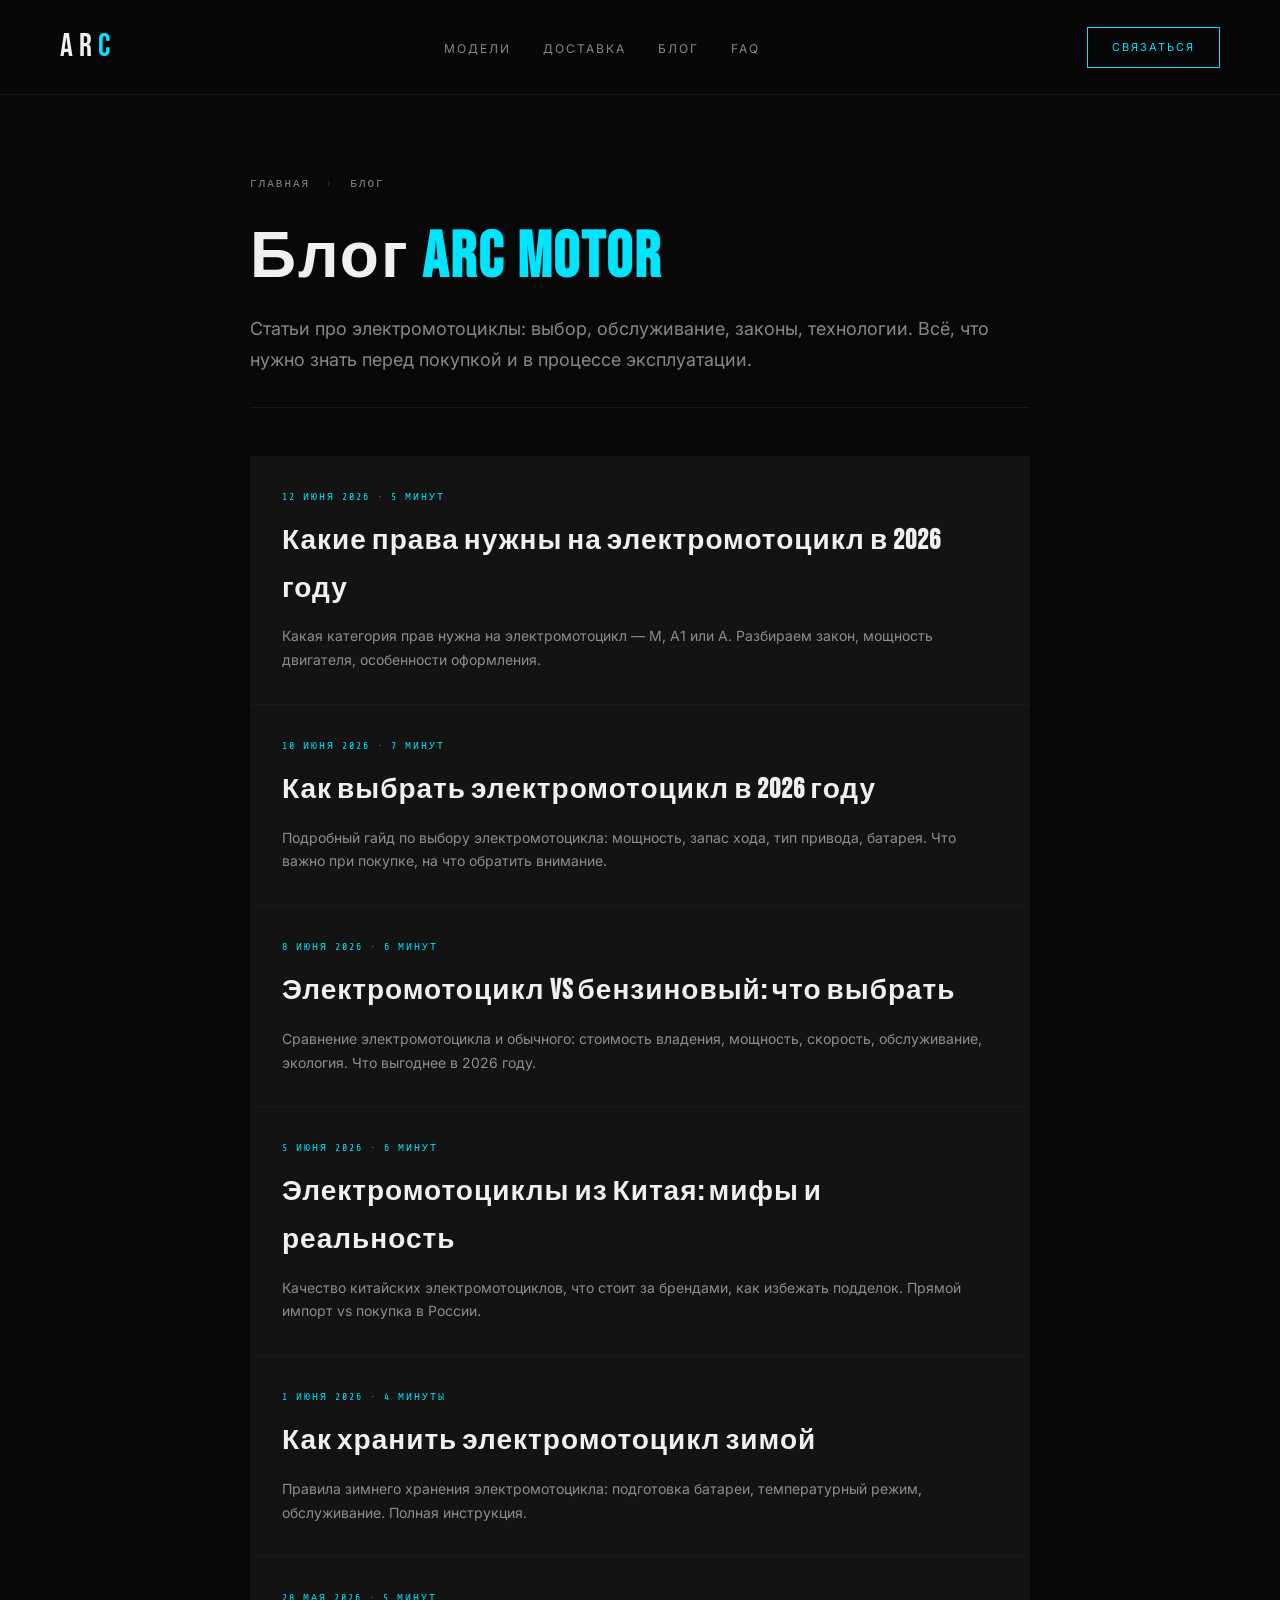
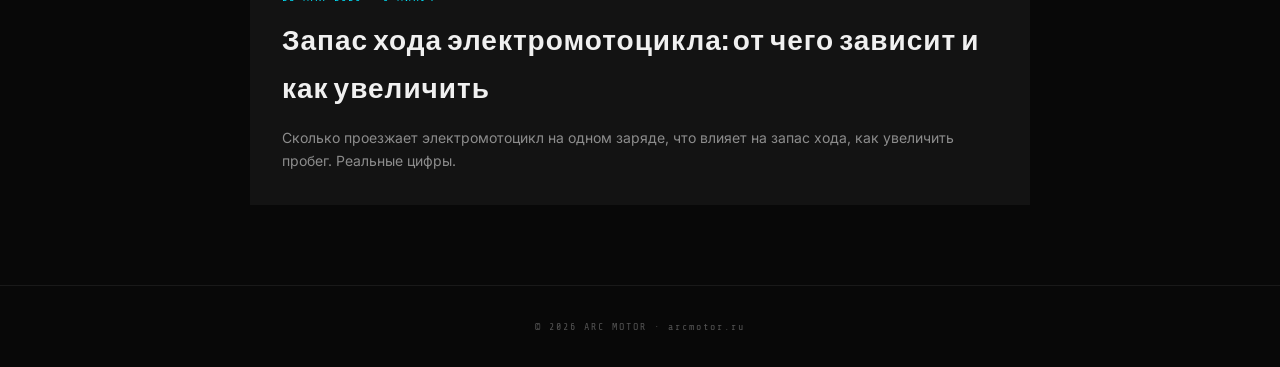
<file: blog/index.html>
<!DOCTYPE html>
<html lang="ru">
<head>
<meta charset="UTF-8">
<meta name="viewport" content="width=device-width, initial-scale=1.0">
<title>Блог про электромотоциклы — ARC Motor</title>
<meta name="description" content="Статьи про электромотоциклы: выбор модели, права, обслуживание, зимнее хранение, сравнение с бензиновыми. Гайды от экспертов ARC Motor.">
<meta name="keywords" content="блог электромотоциклы, статьи, гайды, выбор электромотоцикла, обслуживание">
<meta name="robots" content="index, follow">
<meta name="theme-color" content="#080808">
<link rel="canonical" href="https://arcmotor.ru/blog/">
<meta property="og:type" content="article">
<meta property="og:title" content="Блог про электромотоциклы — ARC Motor">
<meta property="og:description" content="Статьи про электромотоциклы: выбор модели, права, обслуживание, зимнее хранение, сравнение с бензиновыми. Гайды от экспертов ARC Motor.">
<meta property="og:url" content="https://arcmotor.ru/blog/">
<meta property="og:image" content="https://arcmotor.ru/images/moto-hero.png">
<meta property="og:locale" content="ru_RU">
<link rel="preconnect" href="https://fonts.googleapis.com">
<link rel="preconnect" href="https://fonts.gstatic.com" crossorigin>
<link href="https://fonts.googleapis.com/css2?family=Bebas+Neue&family=Inter:wght@300;400;500;600&family=Share+Tech+Mono&display=swap" rel="stylesheet">
<link rel="stylesheet" href="/blog/blog.css">
</head>
<body>
<nav>
  <a href="/" class="nav-logo">AR<span>C</span></a>
  <ul class="nav-links">
    <li><a href="/#models">Модели</a></li>
    <li><a href="/#delivery">Доставка</a></li>
    <li><a href="/blog/">Блог</a></li>
    <li><a href="/#faq">FAQ</a></li>
  </ul>
  <a href="/#cta" class="nav-cta">Связаться</a>
</nav>
<div class="container">
<div class="crumbs"><a href="/">Главная</a> <span>›</span> Блог</div>
<h1>Блог <span>ARC Motor</span></h1>
<p class="lead">Статьи про электромотоциклы: выбор, обслуживание, законы, технологии. Всё, что нужно знать перед покупкой и в процессе эксплуатации.</p>
<div class="posts-grid"><a class="post-card" href="/blog/kakie-prava-na-elektromotocikl.html"><div class="post-meta">12 июня 2026 · 5 минут</div><h2>Какие права нужны на электромотоцикл в 2026 году</h2><p>Какая категория прав нужна на электромотоцикл — М, A1 или A. Разбираем закон, мощность двигателя, особенности оформления.</p></a><a class="post-card" href="/blog/kak-vybrat-elektromotocikl.html"><div class="post-meta">10 июня 2026 · 7 минут</div><h2>Как выбрать электромотоцикл в 2026 году</h2><p>Подробный гайд по выбору электромотоцикла: мощность, запас хода, тип привода, батарея. Что важно при покупке, на что обратить внимание.</p></a><a class="post-card" href="/blog/elektromotocikl-vs-benzin.html"><div class="post-meta">8 июня 2026 · 6 минут</div><h2>Электромотоцикл vs бензиновый: что выбрать</h2><p>Сравнение электромотоцикла и обычного: стоимость владения, мощность, скорость, обслуживание, экология. Что выгоднее в 2026 году.</p></a><a class="post-card" href="/blog/elektromotocikly-iz-kitaja.html"><div class="post-meta">5 июня 2026 · 6 минут</div><h2>Электромотоциклы из Китая: мифы и реальность</h2><p>Качество китайских электромотоциклов, что стоит за брендами, как избежать подделок. Прямой импорт vs покупка в России.</p></a><a class="post-card" href="/blog/zimnee-hranenie-elektromotocikla.html"><div class="post-meta">1 июня 2026 · 4 минуты</div><h2>Как хранить электромотоцикл зимой</h2><p>Правила зимнего хранения электромотоцикла: подготовка батареи, температурный режим, обслуживание. Полная инструкция.</p></a><a class="post-card" href="/blog/zapas-hoda-elektromotocikla.html"><div class="post-meta">28 мая 2026 · 5 минут</div><h2>Запас хода электромотоцикла: от чего зависит и как увеличить</h2><p>Сколько проезжает электромотоцикл на одном заряде, что влияет на запас хода, как увеличить пробег. Реальные цифры.</p></a></div>
</div>

<footer>
  © 2026 ARC MOTOR · arcmotor.ru
</footer>
</body>
</html>
</file>
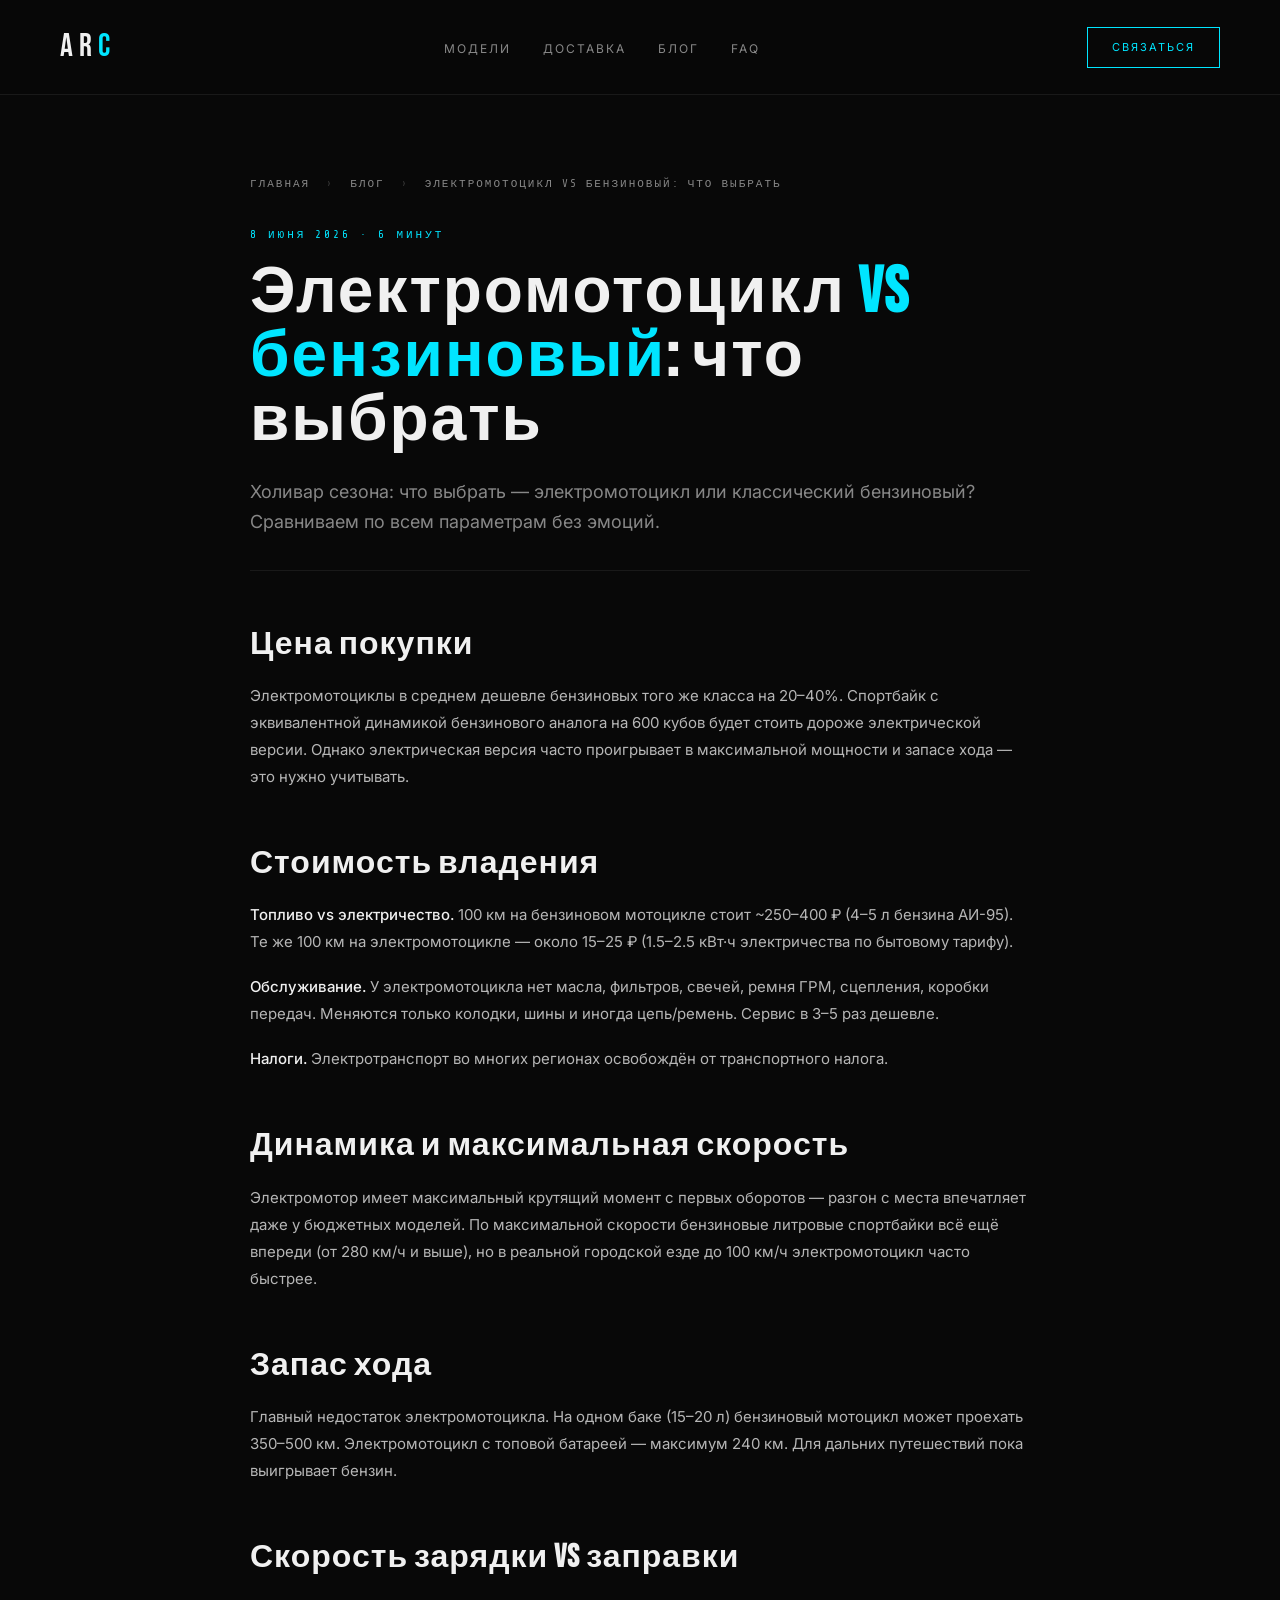
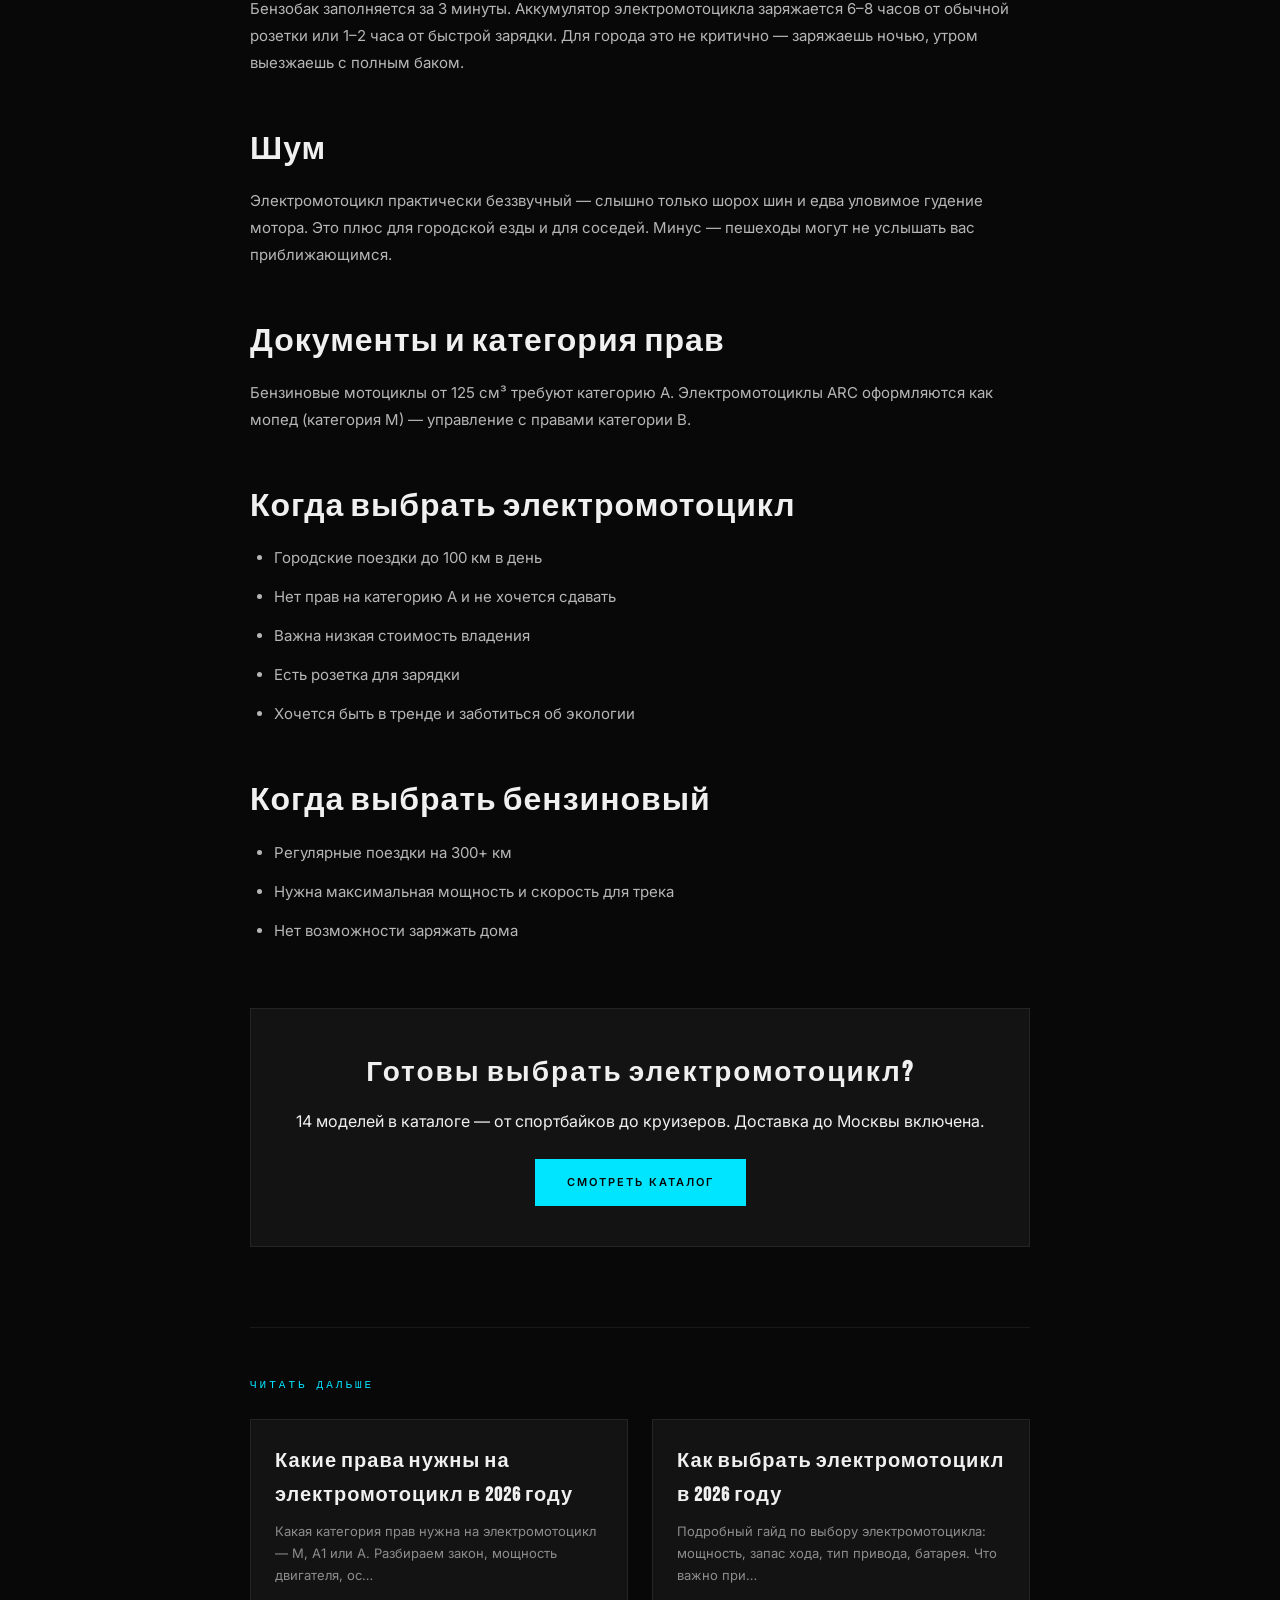
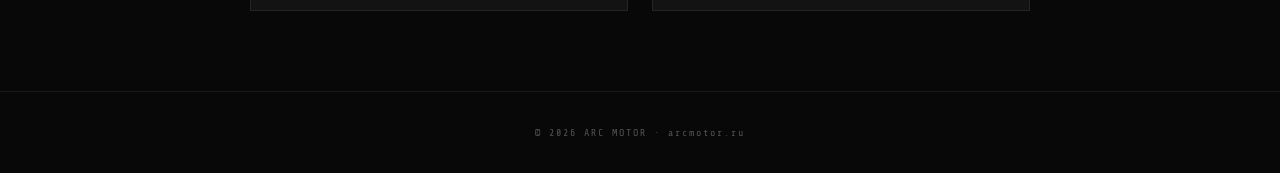
<file: blog/elektromotocikl-vs-benzin.html>
<!DOCTYPE html>
<html lang="ru">
<head>
<meta charset="UTF-8">
<meta name="viewport" content="width=device-width, initial-scale=1.0">
<title>Электромотоцикл vs бензиновый: что выбрать — ARC Motor</title>
<meta name="description" content="Сравнение электромотоцикла и обычного: стоимость владения, мощность, скорость, обслуживание, экология. Что выгоднее в 2026 году.">
<meta name="keywords" content="электромотоцикл против бензинового, электромотоцикл или мотоцикл, что лучше электромотоцикл">
<meta name="robots" content="index, follow">
<meta name="theme-color" content="#080808">
<link rel="canonical" href="https://arcmotor.ru/blog/elektromotocikl-vs-benzin.html">
<meta property="og:type" content="article">
<meta property="og:title" content="Электромотоцикл vs бензиновый: что выбрать — ARC Motor">
<meta property="og:description" content="Сравнение электромотоцикла и обычного: стоимость владения, мощность, скорость, обслуживание, экология. Что выгоднее в 2026 году.">
<meta property="og:url" content="https://arcmotor.ru/blog/elektromotocikl-vs-benzin.html">
<meta property="og:image" content="https://arcmotor.ru/images/moto-hero.png">
<meta property="og:locale" content="ru_RU">
<link rel="preconnect" href="https://fonts.googleapis.com">
<link rel="preconnect" href="https://fonts.gstatic.com" crossorigin>
<link href="https://fonts.googleapis.com/css2?family=Bebas+Neue&family=Inter:wght@300;400;500;600&family=Share+Tech+Mono&display=swap" rel="stylesheet">
<link rel="stylesheet" href="/blog/blog.css">
</head>
<body>
<nav>
  <a href="/" class="nav-logo">AR<span>C</span></a>
  <ul class="nav-links">
    <li><a href="/#models">Модели</a></li>
    <li><a href="/#delivery">Доставка</a></li>
    <li><a href="/blog/">Блог</a></li>
    <li><a href="/#faq">FAQ</a></li>
  </ul>
  <a href="/#cta" class="nav-cta">Связаться</a>
</nav>
<div class="container">
<div class="crumbs"><a href="/">Главная</a> <span>›</span> <a href="/blog/">Блог</a> <span>›</span> Электромотоцикл vs бензиновый: что выбрать</div>
<div class="article-meta">8 июня 2026 · 6 минут</div>
<h1>Электромотоцикл <span>vs бензиновый</span>: что выбрать</h1>
<p class="lead">Холивар сезона: что выбрать — электромотоцикл или классический бензиновый? Сравниваем по всем параметрам без эмоций.</p>
<article>

<h2>Цена покупки</h2>
<p>Электромотоциклы в среднем дешевле бензиновых того же класса на 20–40%. Спортбайк с эквивалентной динамикой бензинового аналога на 600 кубов будет стоить дороже электрической версии. Однако электрическая версия часто проигрывает в максимальной мощности и запасе хода — это нужно учитывать.</p>

<h2>Стоимость владения</h2>
<p><strong>Топливо vs электричество.</strong> 100 км на бензиновом мотоцикле стоит ~250–400 ₽ (4–5 л бензина АИ-95). Те же 100 км на электромотоцикле — около 15–25 ₽ (1.5–2.5 кВт·ч электричества по бытовому тарифу).</p>
<p><strong>Обслуживание.</strong> У электромотоцикла нет масла, фильтров, свечей, ремня ГРМ, сцепления, коробки передач. Меняются только колодки, шины и иногда цепь/ремень. Сервис в 3–5 раз дешевле.</p>
<p><strong>Налоги.</strong> Электротранспорт во многих регионах освобождён от транспортного налога.</p>

<h2>Динамика и максимальная скорость</h2>
<p>Электромотор имеет максимальный крутящий момент с первых оборотов — разгон с места впечатляет даже у бюджетных моделей. По максимальной скорости бензиновые литровые спортбайки всё ещё впереди (от 280 км/ч и выше), но в реальной городской езде до 100 км/ч электромотоцикл часто быстрее.</p>

<h2>Запас хода</h2>
<p>Главный недостаток электромотоцикла. На одном баке (15–20 л) бензиновый мотоцикл может проехать 350–500 км. Электромотоцикл с топовой батареей — максимум 240 км. Для дальних путешествий пока выигрывает бензин.</p>

<h2>Скорость зарядки vs заправки</h2>
<p>Бензобак заполняется за 3 минуты. Аккумулятор электромотоцикла заряжается 6–8 часов от обычной розетки или 1–2 часа от быстрой зарядки. Для города это не критично — заряжаешь ночью, утром выезжаешь с полным баком.</p>

<h2>Шум</h2>
<p>Электромотоцикл практически беззвучный — слышно только шорох шин и едва уловимое гудение мотора. Это плюс для городской езды и для соседей. Минус — пешеходы могут не услышать вас приближающимся.</p>

<h2>Документы и категория прав</h2>
<p>Бензиновые мотоциклы от 125 см³ требуют категорию A. Электромотоциклы ARC оформляются как мопед (категория М) — управление с правами категории B.</p>

<h2>Когда выбрать электромотоцикл</h2>
<ul>
  <li>Городские поездки до 100 км в день</li>
  <li>Нет прав на категорию A и не хочется сдавать</li>
  <li>Важна низкая стоимость владения</li>
  <li>Есть розетка для зарядки</li>
  <li>Хочется быть в тренде и заботиться об экологии</li>
</ul>

<h2>Когда выбрать бензиновый</h2>
<ul>
  <li>Регулярные поездки на 300+ км</li>
  <li>Нужна максимальная мощность и скорость для трека</li>
  <li>Нет возможности заряжать дома</li>
</ul>

</article>

<div class="cta-block">
<h3>Готовы выбрать электромотоцикл?</h3>
<p>14 моделей в каталоге — от спортбайков до круизеров. Доставка до Москвы включена.</p>
<a href="/#models" class="btn-primary">Смотреть каталог</a>
</div>

<div class="related">
<div class="related-title">Читать дальше</div>
<div class="related-grid"><a class="related-card" href="/blog/kakie-prava-na-elektromotocikl.html"><h4>Какие права нужны на электромотоцикл в 2026 году</h4><p>Какая категория прав нужна на электромотоцикл — М, A1 или A. Разбираем закон, мощность двигателя, ос…</p></a><a class="related-card" href="/blog/kak-vybrat-elektromotocikl.html"><h4>Как выбрать электромотоцикл в 2026 году</h4><p>Подробный гайд по выбору электромотоцикла: мощность, запас хода, тип привода, батарея. Что важно при…</p></a></div>
</div>

</div>

<script type="application/ld+json">{"@context": "https://schema.org", "@type": "Article", "headline": "Электромотоцикл vs бензиновый: что выбрать", "description": "Сравнение электромотоцикла и обычного: стоимость владения, мощность, скорость, обслуживание, экология. Что выгоднее в 2026 году.", "datePublished": "2026-06-12", "author": {"@type": "Organization", "name": "ARC Motor"}, "publisher": {"@type": "Organization", "name": "ARC Motor"}, "mainEntityOfPage": {"@type": "WebPage", "@id": "https://arcmotor.ru/blog/elektromotocikl-vs-benzin.html"}, "image": "https://arcmotor.ru/images/moto-hero.png"}</script>

<footer>
  © 2026 ARC MOTOR · arcmotor.ru
</footer>
</body>
</html>
</file>
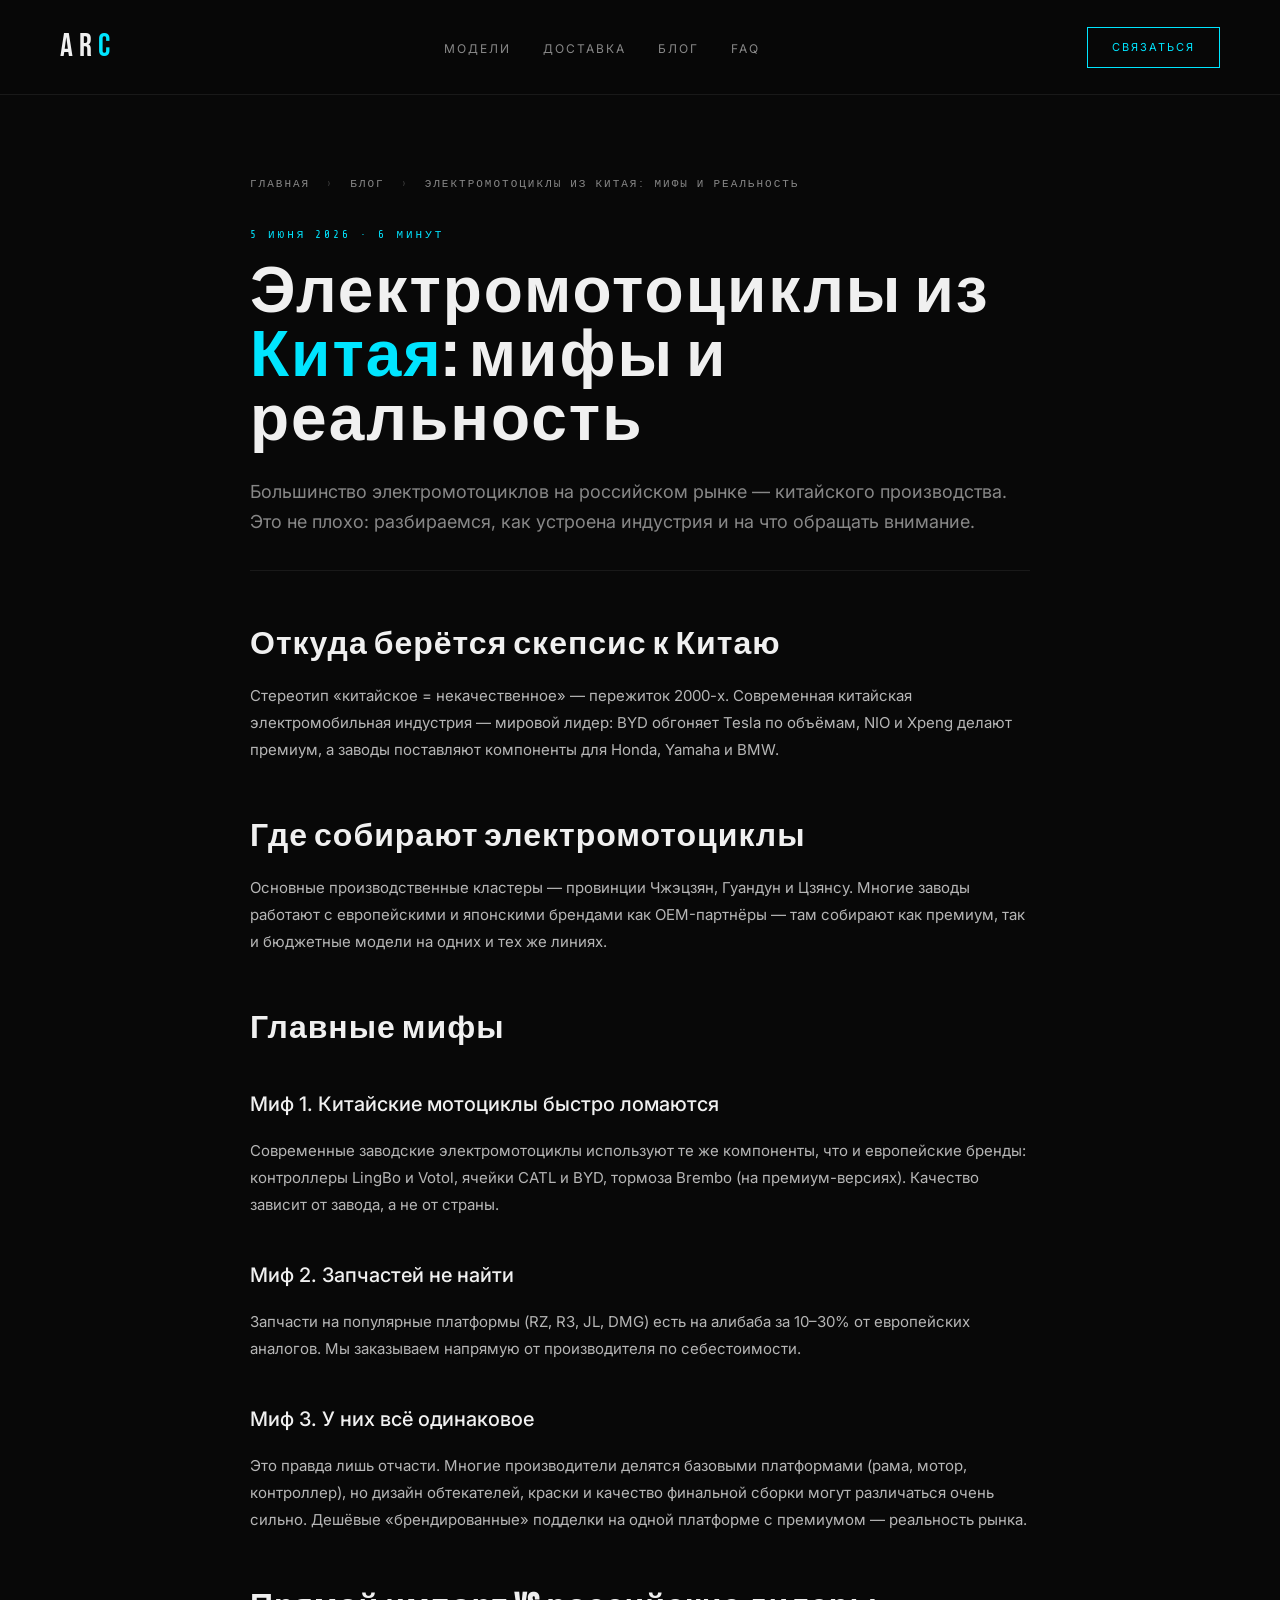
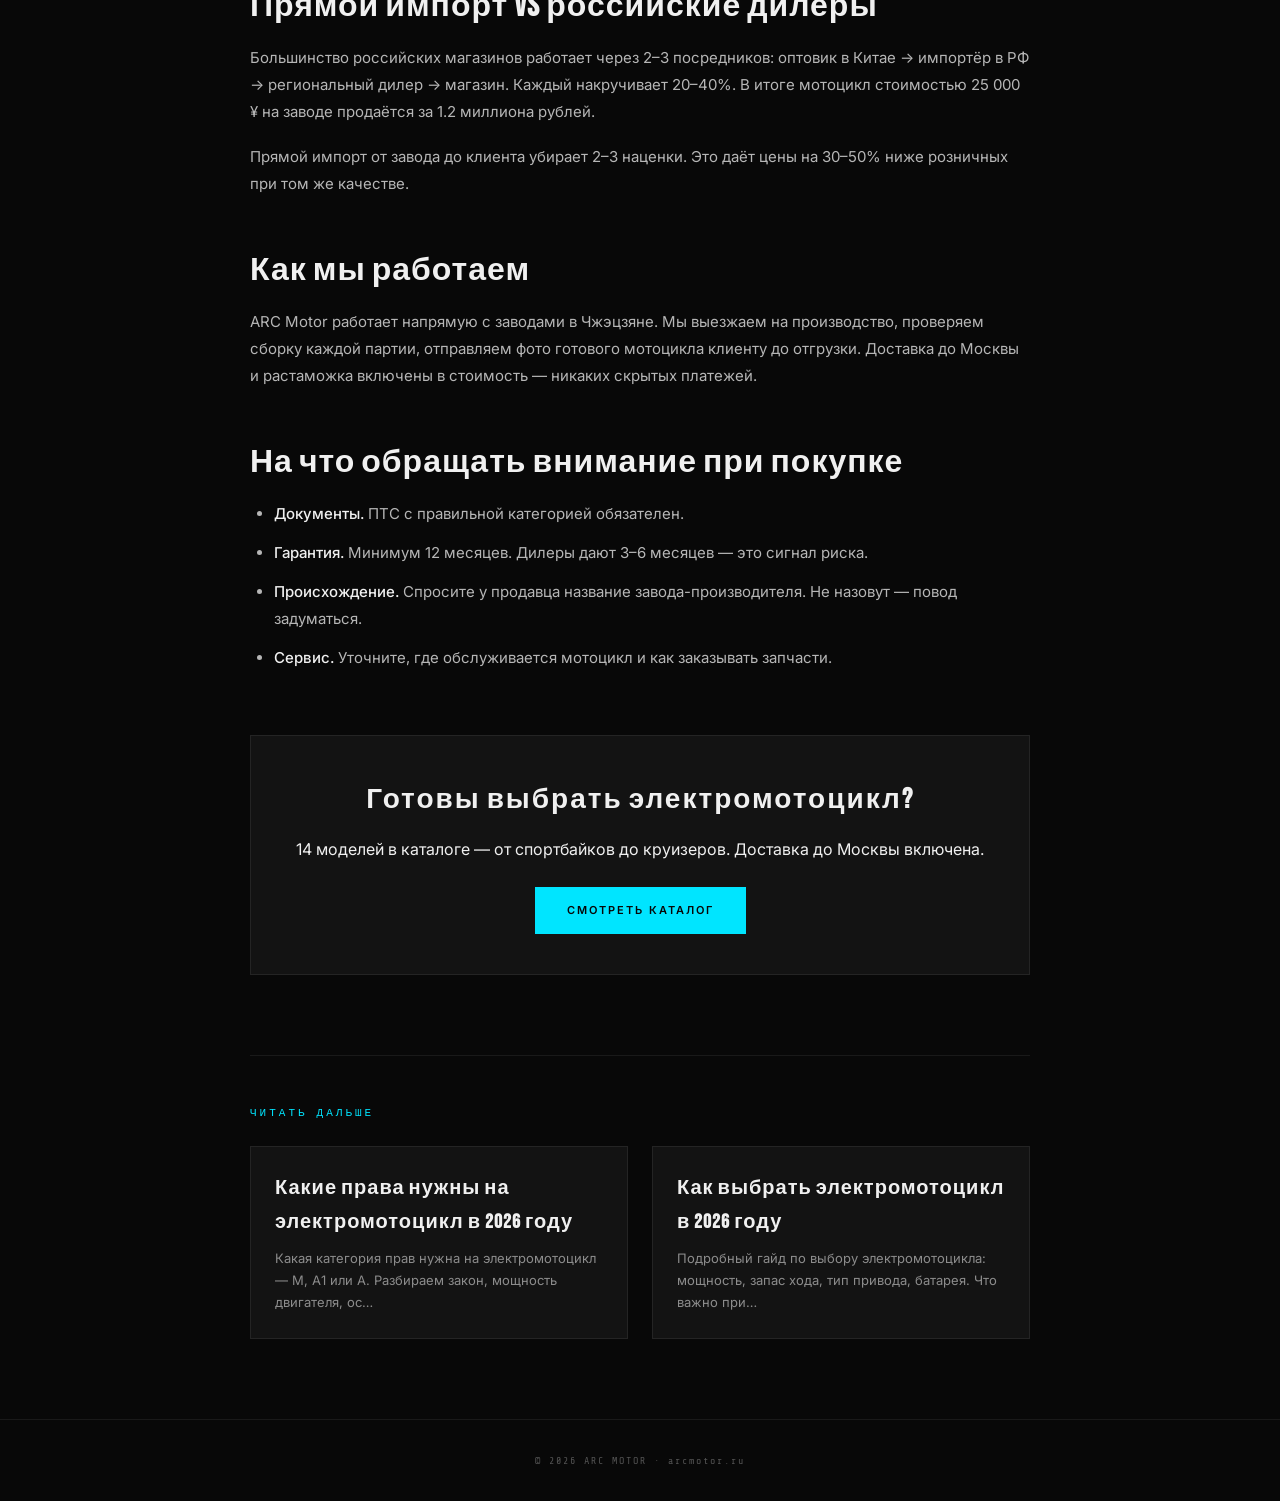
<file: blog/elektromotocikly-iz-kitaja.html>
<!DOCTYPE html>
<html lang="ru">
<head>
<meta charset="UTF-8">
<meta name="viewport" content="width=device-width, initial-scale=1.0">
<title>Электромотоциклы из Китая: мифы и реальность — ARC Motor</title>
<meta name="description" content="Качество китайских электромотоциклов, что стоит за брендами, как избежать подделок. Прямой импорт vs покупка в России.">
<meta name="keywords" content="электромотоциклы из китая, китайский электромотоцикл, качество, прямой импорт">
<meta name="robots" content="index, follow">
<meta name="theme-color" content="#080808">
<link rel="canonical" href="https://arcmotor.ru/blog/elektromotocikly-iz-kitaja.html">
<meta property="og:type" content="article">
<meta property="og:title" content="Электромотоциклы из Китая: мифы и реальность — ARC Motor">
<meta property="og:description" content="Качество китайских электромотоциклов, что стоит за брендами, как избежать подделок. Прямой импорт vs покупка в России.">
<meta property="og:url" content="https://arcmotor.ru/blog/elektromotocikly-iz-kitaja.html">
<meta property="og:image" content="https://arcmotor.ru/images/moto-hero.png">
<meta property="og:locale" content="ru_RU">
<link rel="preconnect" href="https://fonts.googleapis.com">
<link rel="preconnect" href="https://fonts.gstatic.com" crossorigin>
<link href="https://fonts.googleapis.com/css2?family=Bebas+Neue&family=Inter:wght@300;400;500;600&family=Share+Tech+Mono&display=swap" rel="stylesheet">
<link rel="stylesheet" href="/blog/blog.css">
</head>
<body>
<nav>
  <a href="/" class="nav-logo">AR<span>C</span></a>
  <ul class="nav-links">
    <li><a href="/#models">Модели</a></li>
    <li><a href="/#delivery">Доставка</a></li>
    <li><a href="/blog/">Блог</a></li>
    <li><a href="/#faq">FAQ</a></li>
  </ul>
  <a href="/#cta" class="nav-cta">Связаться</a>
</nav>
<div class="container">
<div class="crumbs"><a href="/">Главная</a> <span>›</span> <a href="/blog/">Блог</a> <span>›</span> Электромотоциклы из Китая: мифы и реальность</div>
<div class="article-meta">5 июня 2026 · 6 минут</div>
<h1>Электромотоциклы из <span>Китая</span>: мифы и реальность</h1>
<p class="lead">Большинство электромотоциклов на российском рынке — китайского производства. Это не плохо: разбираемся, как устроена индустрия и на что обращать внимание.</p>
<article>

<h2>Откуда берётся скепсис к Китаю</h2>
<p>Стереотип «китайское = некачественное» — пережиток 2000-х. Современная китайская электромобильная индустрия — мировой лидер: BYD обгоняет Tesla по объёмам, NIO и Xpeng делают премиум, а заводы поставляют компоненты для Honda, Yamaha и BMW.</p>

<h2>Где собирают электромотоциклы</h2>
<p>Основные производственные кластеры — провинции Чжэцзян, Гуандун и Цзянсу. Многие заводы работают с европейскими и японскими брендами как OEM-партнёры — там собирают как премиум, так и бюджетные модели на одних и тех же линиях.</p>

<h2>Главные мифы</h2>

<h3>Миф 1. Китайские мотоциклы быстро ломаются</h3>
<p>Современные заводские электромотоциклы используют те же компоненты, что и европейские бренды: контроллеры LingBo и Votol, ячейки CATL и BYD, тормоза Brembo (на премиум-версиях). Качество зависит от завода, а не от страны.</p>

<h3>Миф 2. Запчастей не найти</h3>
<p>Запчасти на популярные платформы (RZ, R3, JL, DMG) есть на алибаба за 10–30% от европейских аналогов. Мы заказываем напрямую от производителя по себестоимости.</p>

<h3>Миф 3. У них всё одинаковое</h3>
<p>Это правда лишь отчасти. Многие производители делятся базовыми платформами (рама, мотор, контроллер), но дизайн обтекателей, краски и качество финальной сборки могут различаться очень сильно. Дешёвые «брендированные» подделки на одной платформе с премиумом — реальность рынка.</p>

<h2>Прямой импорт vs российские дилеры</h2>
<p>Большинство российских магазинов работает через 2–3 посредников: оптовик в Китае → импортёр в РФ → региональный дилер → магазин. Каждый накручивает 20–40%. В итоге мотоцикл стоимостью 25 000 ¥ на заводе продаётся за 1.2 миллиона рублей.</p>
<p>Прямой импорт от завода до клиента убирает 2–3 наценки. Это даёт цены на 30–50% ниже розничных при том же качестве.</p>

<h2>Как мы работаем</h2>
<p>ARC Motor работает напрямую с заводами в Чжэцзяне. Мы выезжаем на производство, проверяем сборку каждой партии, отправляем фото готового мотоцикла клиенту до отгрузки. Доставка до Москвы и растаможка включены в стоимость — никаких скрытых платежей.</p>

<h2>На что обращать внимание при покупке</h2>
<ul>
  <li><strong>Документы.</strong> ПТС с правильной категорией обязателен.</li>
  <li><strong>Гарантия.</strong> Минимум 12 месяцев. Дилеры дают 3–6 месяцев — это сигнал риска.</li>
  <li><strong>Происхождение.</strong> Спросите у продавца название завода-производителя. Не назовут — повод задуматься.</li>
  <li><strong>Сервис.</strong> Уточните, где обслуживается мотоцикл и как заказывать запчасти.</li>
</ul>

</article>

<div class="cta-block">
<h3>Готовы выбрать электромотоцикл?</h3>
<p>14 моделей в каталоге — от спортбайков до круизеров. Доставка до Москвы включена.</p>
<a href="/#models" class="btn-primary">Смотреть каталог</a>
</div>

<div class="related">
<div class="related-title">Читать дальше</div>
<div class="related-grid"><a class="related-card" href="/blog/kakie-prava-na-elektromotocikl.html"><h4>Какие права нужны на электромотоцикл в 2026 году</h4><p>Какая категория прав нужна на электромотоцикл — М, A1 или A. Разбираем закон, мощность двигателя, ос…</p></a><a class="related-card" href="/blog/kak-vybrat-elektromotocikl.html"><h4>Как выбрать электромотоцикл в 2026 году</h4><p>Подробный гайд по выбору электромотоцикла: мощность, запас хода, тип привода, батарея. Что важно при…</p></a></div>
</div>

</div>

<script type="application/ld+json">{"@context": "https://schema.org", "@type": "Article", "headline": "Электромотоциклы из Китая: мифы и реальность", "description": "Качество китайских электромотоциклов, что стоит за брендами, как избежать подделок. Прямой импорт vs покупка в России.", "datePublished": "2026-06-12", "author": {"@type": "Organization", "name": "ARC Motor"}, "publisher": {"@type": "Organization", "name": "ARC Motor"}, "mainEntityOfPage": {"@type": "WebPage", "@id": "https://arcmotor.ru/blog/elektromotocikly-iz-kitaja.html"}, "image": "https://arcmotor.ru/images/moto-hero.png"}</script>

<footer>
  © 2026 ARC MOTOR · arcmotor.ru
</footer>
</body>
</html>
</file>
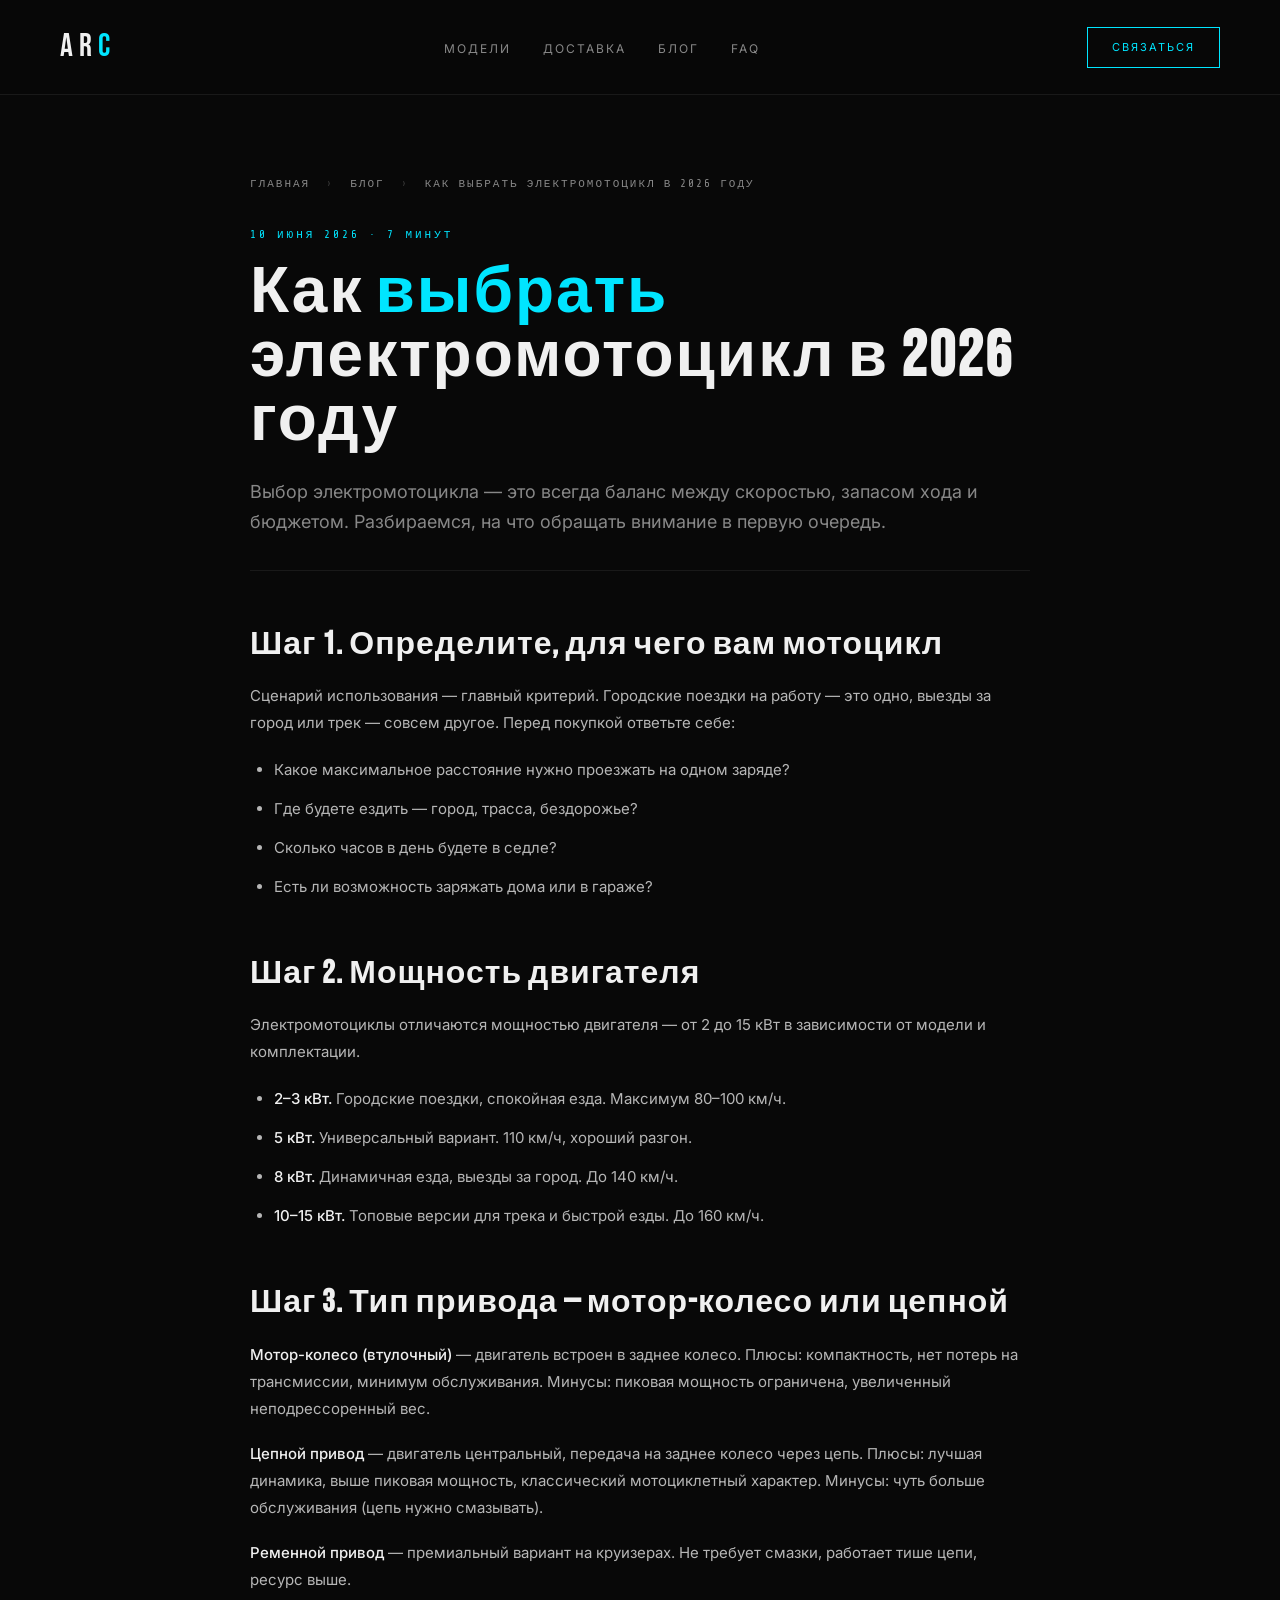
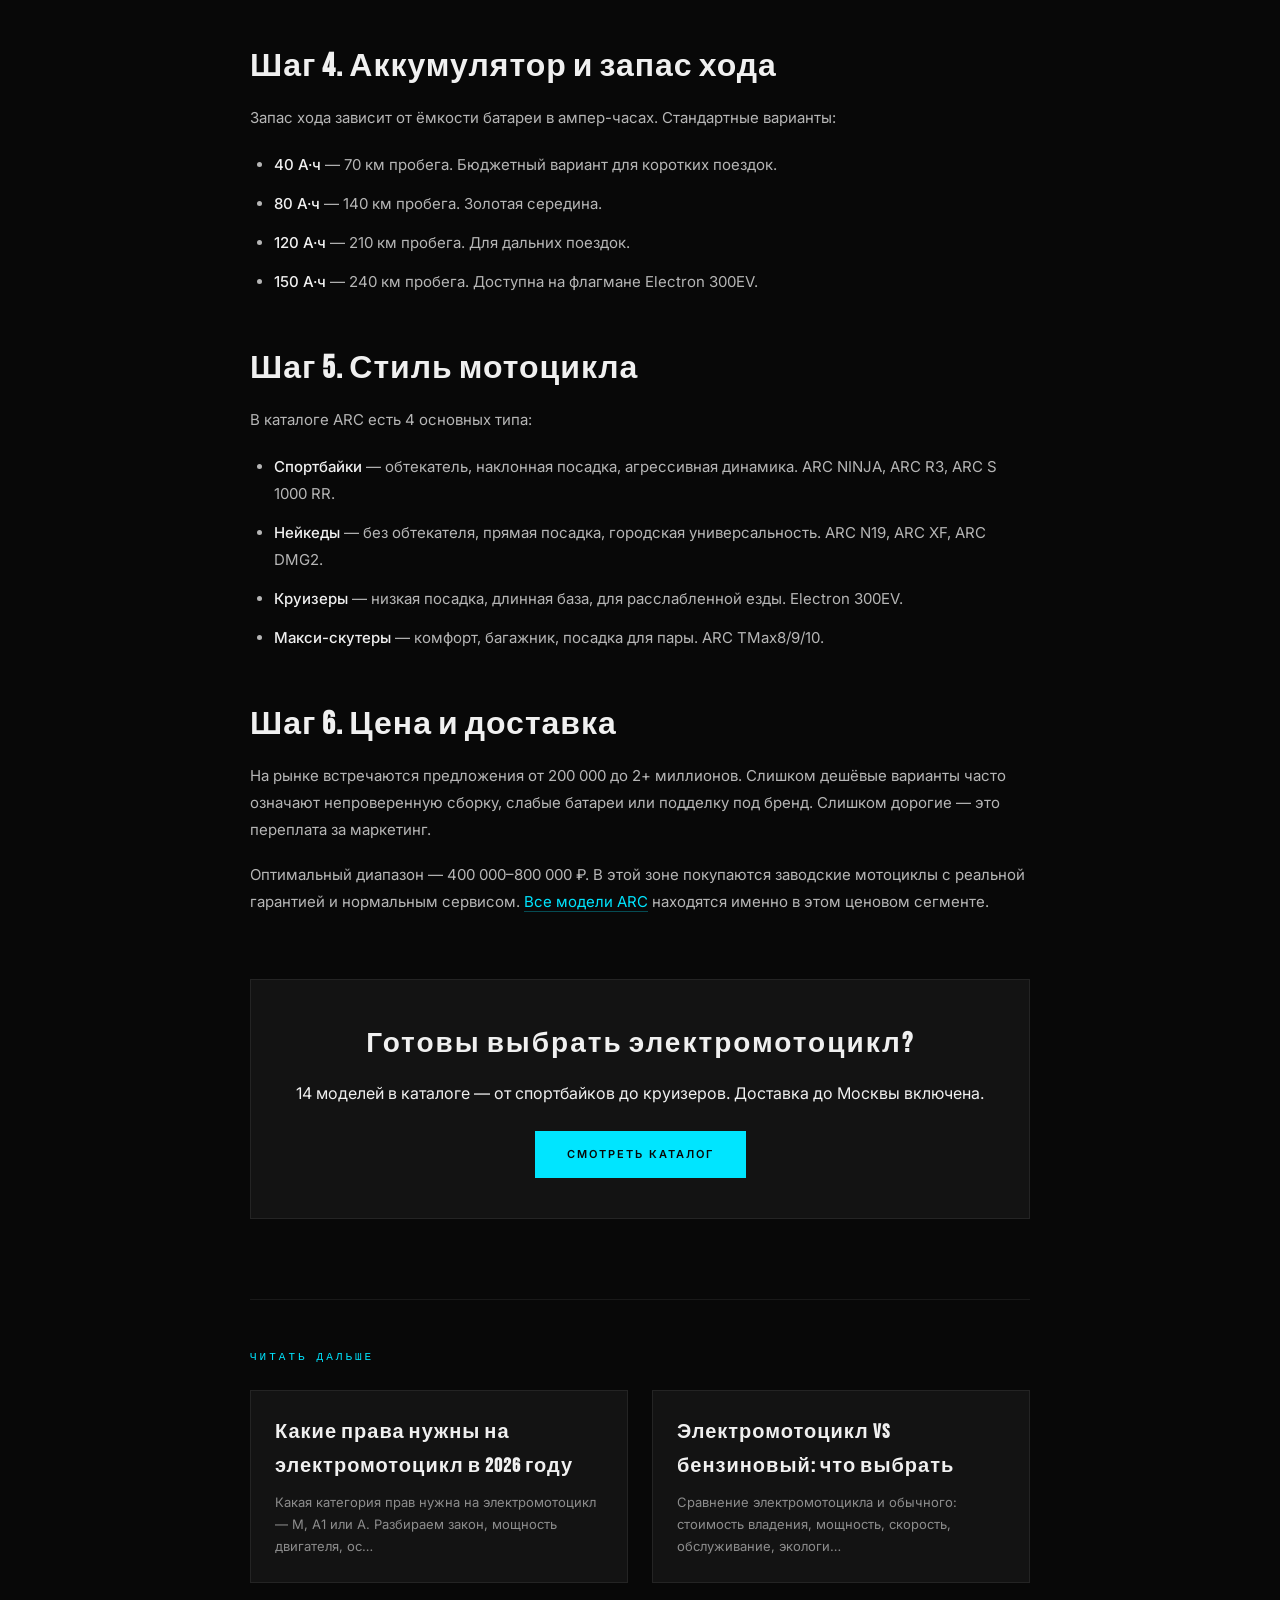
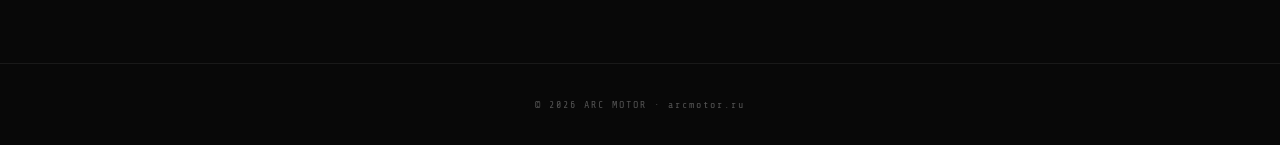
<file: blog/kak-vybrat-elektromotocikl.html>
<!DOCTYPE html>
<html lang="ru">
<head>
<meta charset="UTF-8">
<meta name="viewport" content="width=device-width, initial-scale=1.0">
<title>Как выбрать электромотоцикл в 2026 году — ARC Motor</title>
<meta name="description" content="Подробный гайд по выбору электромотоцикла: мощность, запас хода, тип привода, батарея. Что важно при покупке, на что обратить внимание.">
<meta name="keywords" content="как выбрать электромотоцикл, выбор электромотоцикла, мощность электромотоцикла, какой электромотоцикл купить">
<meta name="robots" content="index, follow">
<meta name="theme-color" content="#080808">
<link rel="canonical" href="https://arcmotor.ru/blog/kak-vybrat-elektromotocikl.html">
<meta property="og:type" content="article">
<meta property="og:title" content="Как выбрать электромотоцикл в 2026 году — ARC Motor">
<meta property="og:description" content="Подробный гайд по выбору электромотоцикла: мощность, запас хода, тип привода, батарея. Что важно при покупке, на что обратить внимание.">
<meta property="og:url" content="https://arcmotor.ru/blog/kak-vybrat-elektromotocikl.html">
<meta property="og:image" content="https://arcmotor.ru/images/moto-hero.png">
<meta property="og:locale" content="ru_RU">
<link rel="preconnect" href="https://fonts.googleapis.com">
<link rel="preconnect" href="https://fonts.gstatic.com" crossorigin>
<link href="https://fonts.googleapis.com/css2?family=Bebas+Neue&family=Inter:wght@300;400;500;600&family=Share+Tech+Mono&display=swap" rel="stylesheet">
<link rel="stylesheet" href="/blog/blog.css">
</head>
<body>
<nav>
  <a href="/" class="nav-logo">AR<span>C</span></a>
  <ul class="nav-links">
    <li><a href="/#models">Модели</a></li>
    <li><a href="/#delivery">Доставка</a></li>
    <li><a href="/blog/">Блог</a></li>
    <li><a href="/#faq">FAQ</a></li>
  </ul>
  <a href="/#cta" class="nav-cta">Связаться</a>
</nav>
<div class="container">
<div class="crumbs"><a href="/">Главная</a> <span>›</span> <a href="/blog/">Блог</a> <span>›</span> Как выбрать электромотоцикл в 2026 году</div>
<div class="article-meta">10 июня 2026 · 7 минут</div>
<h1>Как <span>выбрать</span> электромотоцикл в 2026 году</h1>
<p class="lead">Выбор электромотоцикла — это всегда баланс между скоростью, запасом хода и бюджетом. Разбираемся, на что обращать внимание в первую очередь.</p>
<article>

<h2>Шаг 1. Определите, для чего вам мотоцикл</h2>
<p>Сценарий использования — главный критерий. Городские поездки на работу — это одно, выезды за город или трек — совсем другое. Перед покупкой ответьте себе:</p>
<ul>
  <li>Какое максимальное расстояние нужно проезжать на одном заряде?</li>
  <li>Где будете ездить — город, трасса, бездорожье?</li>
  <li>Сколько часов в день будете в седле?</li>
  <li>Есть ли возможность заряжать дома или в гараже?</li>
</ul>

<h2>Шаг 2. Мощность двигателя</h2>
<p>Электромотоциклы отличаются мощностью двигателя — от 2 до 15 кВт в зависимости от модели и комплектации.</p>
<ul>
  <li><strong>2–3 кВт.</strong> Городские поездки, спокойная езда. Максимум 80–100 км/ч.</li>
  <li><strong>5 кВт.</strong> Универсальный вариант. 110 км/ч, хороший разгон.</li>
  <li><strong>8 кВт.</strong> Динамичная езда, выезды за город. До 140 км/ч.</li>
  <li><strong>10–15 кВт.</strong> Топовые версии для трека и быстрой езды. До 160 км/ч.</li>
</ul>

<h2>Шаг 3. Тип привода — мотор-колесо или цепной</h2>
<p><strong>Мотор-колесо (втулочный)</strong> — двигатель встроен в заднее колесо. Плюсы: компактность, нет потерь на трансмиссии, минимум обслуживания. Минусы: пиковая мощность ограничена, увеличенный неподрессоренный вес.</p>
<p><strong>Цепной привод</strong> — двигатель центральный, передача на заднее колесо через цепь. Плюсы: лучшая динамика, выше пиковая мощность, классический мотоциклетный характер. Минусы: чуть больше обслуживания (цепь нужно смазывать).</p>
<p><strong>Ременной привод</strong> — премиальный вариант на круизерах. Не требует смазки, работает тише цепи, ресурс выше.</p>

<h2>Шаг 4. Аккумулятор и запас хода</h2>
<p>Запас хода зависит от ёмкости батареи в ампер-часах. Стандартные варианты:</p>
<ul>
  <li><strong>40 А·ч</strong> — 70 км пробега. Бюджетный вариант для коротких поездок.</li>
  <li><strong>80 А·ч</strong> — 140 км пробега. Золотая середина.</li>
  <li><strong>120 А·ч</strong> — 210 км пробега. Для дальних поездок.</li>
  <li><strong>150 А·ч</strong> — 240 км пробега. Доступна на флагмане Electron 300EV.</li>
</ul>

<h2>Шаг 5. Стиль мотоцикла</h2>
<p>В каталоге ARC есть 4 основных типа:</p>
<ul>
  <li><strong>Спортбайки</strong> — обтекатель, наклонная посадка, агрессивная динамика. ARC NINJA, ARC R3, ARC S 1000 RR.</li>
  <li><strong>Нейкеды</strong> — без обтекателя, прямая посадка, городская универсальность. ARC N19, ARC XF, ARC DMG2.</li>
  <li><strong>Круизеры</strong> — низкая посадка, длинная база, для расслабленной езды. Electron 300EV.</li>
  <li><strong>Макси-скутеры</strong> — комфорт, багажник, посадка для пары. ARC TMax8/9/10.</li>
</ul>

<h2>Шаг 6. Цена и доставка</h2>
<p>На рынке встречаются предложения от 200 000 до 2+ миллионов. Слишком дешёвые варианты часто означают непроверенную сборку, слабые батареи или подделку под бренд. Слишком дорогие — это переплата за маркетинг.</p>
<p>Оптимальный диапазон — 400 000–800 000 ₽. В этой зоне покупаются заводские мотоциклы с реальной гарантией и нормальным сервисом. <a href="/#models">Все модели ARC</a> находятся именно в этом ценовом сегменте.</p>

</article>

<div class="cta-block">
<h3>Готовы выбрать электромотоцикл?</h3>
<p>14 моделей в каталоге — от спортбайков до круизеров. Доставка до Москвы включена.</p>
<a href="/#models" class="btn-primary">Смотреть каталог</a>
</div>

<div class="related">
<div class="related-title">Читать дальше</div>
<div class="related-grid"><a class="related-card" href="/blog/kakie-prava-na-elektromotocikl.html"><h4>Какие права нужны на электромотоцикл в 2026 году</h4><p>Какая категория прав нужна на электромотоцикл — М, A1 или A. Разбираем закон, мощность двигателя, ос…</p></a><a class="related-card" href="/blog/elektromotocikl-vs-benzin.html"><h4>Электромотоцикл vs бензиновый: что выбрать</h4><p>Сравнение электромотоцикла и обычного: стоимость владения, мощность, скорость, обслуживание, экологи…</p></a></div>
</div>

</div>

<script type="application/ld+json">{"@context": "https://schema.org", "@type": "Article", "headline": "Как выбрать электромотоцикл в 2026 году", "description": "Подробный гайд по выбору электромотоцикла: мощность, запас хода, тип привода, батарея. Что важно при покупке, на что обратить внимание.", "datePublished": "2026-06-12", "author": {"@type": "Organization", "name": "ARC Motor"}, "publisher": {"@type": "Organization", "name": "ARC Motor"}, "mainEntityOfPage": {"@type": "WebPage", "@id": "https://arcmotor.ru/blog/kak-vybrat-elektromotocikl.html"}, "image": "https://arcmotor.ru/images/moto-hero.png"}</script>

<footer>
  © 2026 ARC MOTOR · arcmotor.ru
</footer>
</body>
</html>
</file>
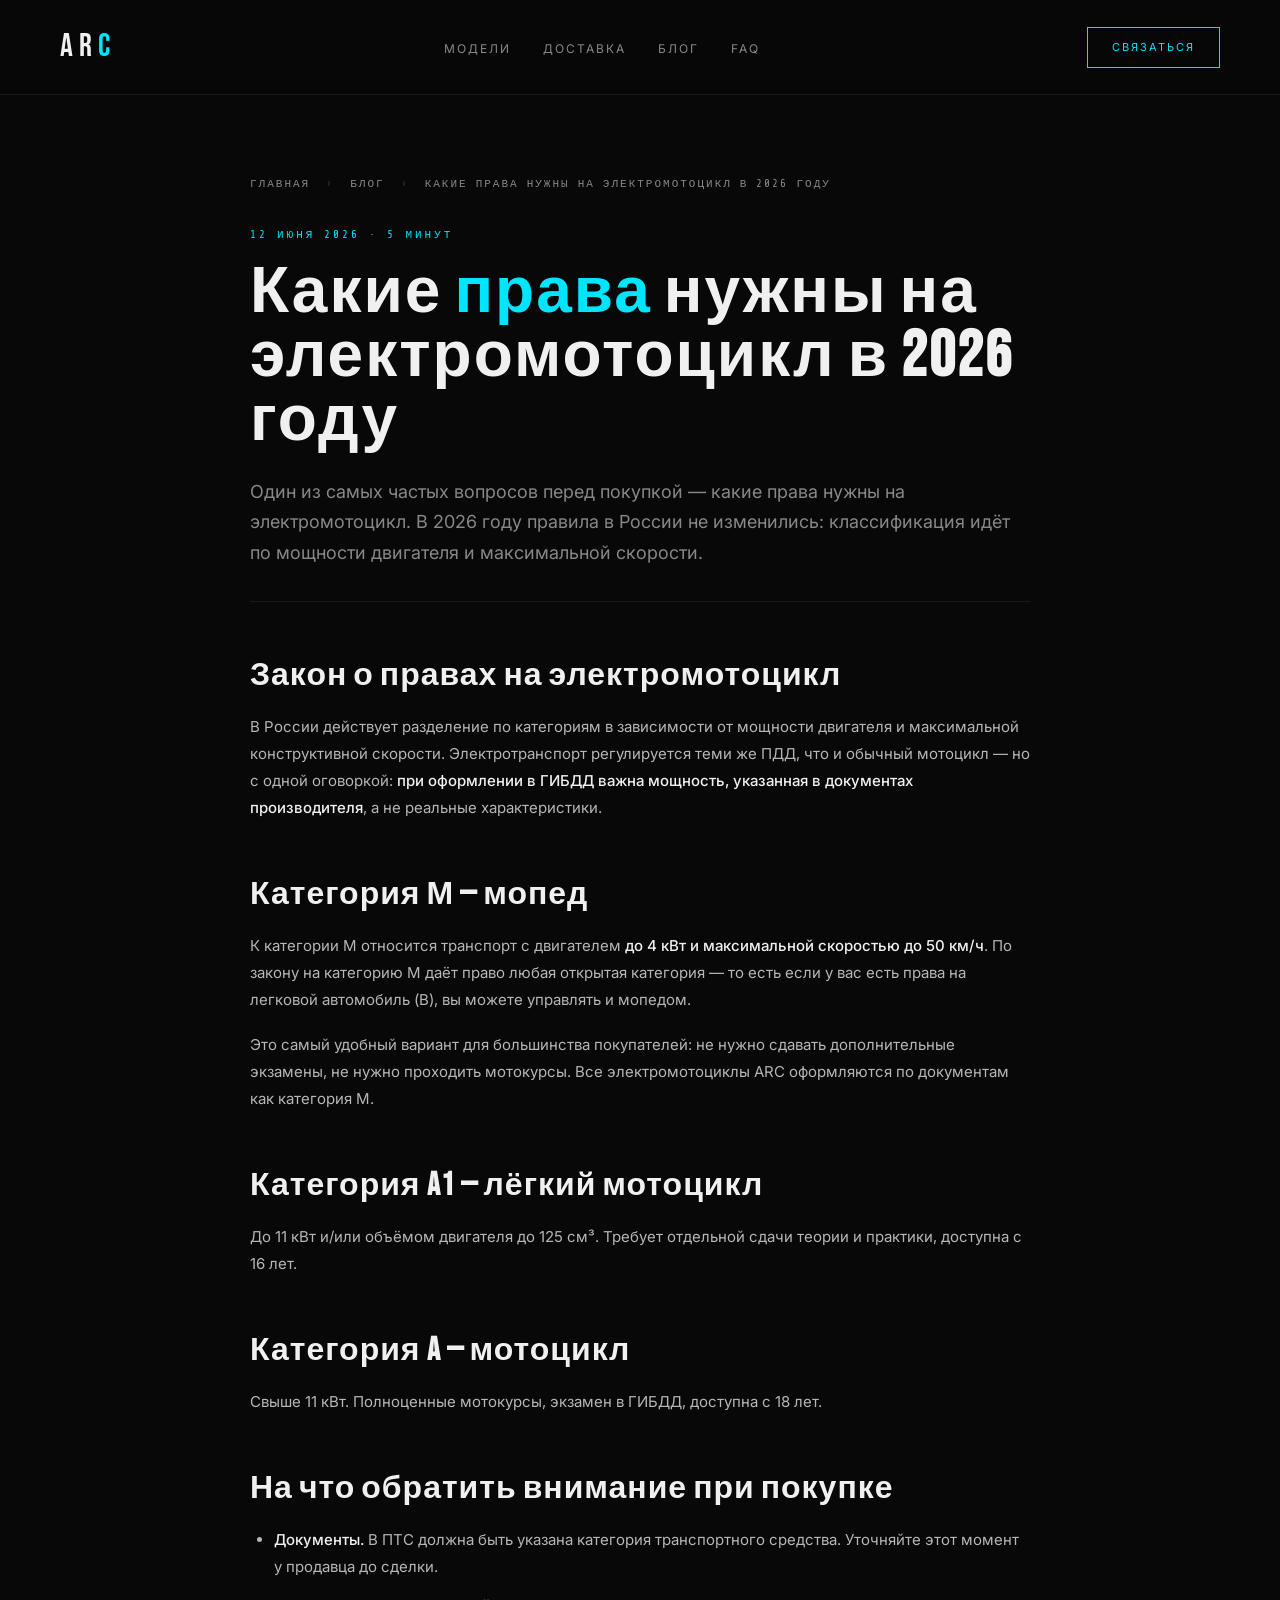
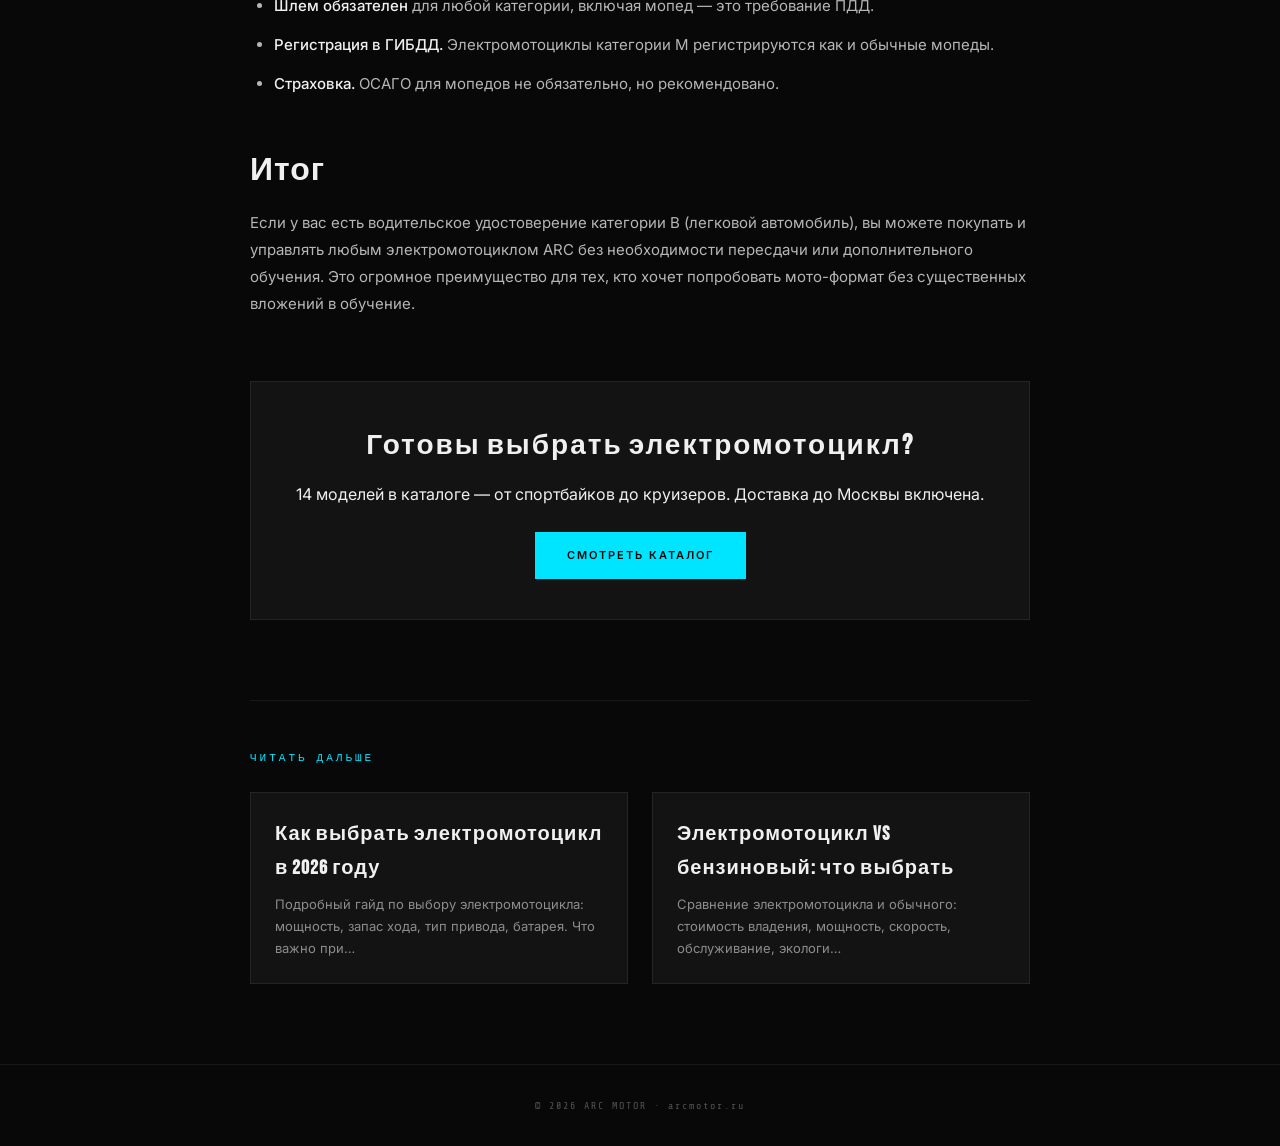
<file: blog/kakie-prava-na-elektromotocikl.html>
<!DOCTYPE html>
<html lang="ru">
<head>
<meta charset="UTF-8">
<meta name="viewport" content="width=device-width, initial-scale=1.0">
<title>Какие права нужны на электромотоцикл в 2026 году — ARC Motor</title>
<meta name="description" content="Какая категория прав нужна на электромотоцикл — М, A1 или A. Разбираем закон, мощность двигателя, особенности оформления.">
<meta name="keywords" content="права на электромотоцикл, категория М, электромотоцикл без прав, какая категория, мопед права">
<meta name="robots" content="index, follow">
<meta name="theme-color" content="#080808">
<link rel="canonical" href="https://arcmotor.ru/blog/kakie-prava-na-elektromotocikl.html">
<meta property="og:type" content="article">
<meta property="og:title" content="Какие права нужны на электромотоцикл в 2026 году — ARC Motor">
<meta property="og:description" content="Какая категория прав нужна на электромотоцикл — М, A1 или A. Разбираем закон, мощность двигателя, особенности оформления.">
<meta property="og:url" content="https://arcmotor.ru/blog/kakie-prava-na-elektromotocikl.html">
<meta property="og:image" content="https://arcmotor.ru/images/moto-hero.png">
<meta property="og:locale" content="ru_RU">
<link rel="preconnect" href="https://fonts.googleapis.com">
<link rel="preconnect" href="https://fonts.gstatic.com" crossorigin>
<link href="https://fonts.googleapis.com/css2?family=Bebas+Neue&family=Inter:wght@300;400;500;600&family=Share+Tech+Mono&display=swap" rel="stylesheet">
<link rel="stylesheet" href="/blog/blog.css">
</head>
<body>
<nav>
  <a href="/" class="nav-logo">AR<span>C</span></a>
  <ul class="nav-links">
    <li><a href="/#models">Модели</a></li>
    <li><a href="/#delivery">Доставка</a></li>
    <li><a href="/blog/">Блог</a></li>
    <li><a href="/#faq">FAQ</a></li>
  </ul>
  <a href="/#cta" class="nav-cta">Связаться</a>
</nav>
<div class="container">
<div class="crumbs"><a href="/">Главная</a> <span>›</span> <a href="/blog/">Блог</a> <span>›</span> Какие права нужны на электромотоцикл в 2026 году</div>
<div class="article-meta">12 июня 2026 · 5 минут</div>
<h1>Какие <span>права</span> нужны на электромотоцикл в 2026 году</h1>
<p class="lead">Один из самых частых вопросов перед покупкой — какие права нужны на электромотоцикл. В 2026 году правила в России не изменились: классификация идёт по мощности двигателя и максимальной скорости.</p>
<article>

<h2>Закон о правах на электромотоцикл</h2>
<p>В России действует разделение по категориям в зависимости от мощности двигателя и максимальной конструктивной скорости. Электротранспорт регулируется теми же ПДД, что и обычный мотоцикл — но с одной оговоркой: <strong>при оформлении в ГИБДД важна мощность, указанная в документах производителя</strong>, а не реальные характеристики.</p>

<h2>Категория М — мопед</h2>
<p>К категории М относится транспорт с двигателем <strong>до 4 кВт и максимальной скоростью до 50 км/ч</strong>. По закону на категорию М даёт право любая открытая категория — то есть если у вас есть права на легковой автомобиль (B), вы можете управлять и мопедом.</p>
<p>Это самый удобный вариант для большинства покупателей: не нужно сдавать дополнительные экзамены, не нужно проходить мотокурсы. Все электромотоциклы ARC оформляются по документам как категория М.</p>

<h2>Категория A1 — лёгкий мотоцикл</h2>
<p>До 11 кВт и/или объёмом двигателя до 125 см³. Требует отдельной сдачи теории и практики, доступна с 16 лет.</p>

<h2>Категория A — мотоцикл</h2>
<p>Свыше 11 кВт. Полноценные мотокурсы, экзамен в ГИБДД, доступна с 18 лет.</p>

<h2>На что обратить внимание при покупке</h2>
<ul>
  <li><strong>Документы.</strong> В ПТС должна быть указана категория транспортного средства. Уточняйте этот момент у продавца до сделки.</li>
  <li><strong>Шлем обязателен</strong> для любой категории, включая мопед — это требование ПДД.</li>
  <li><strong>Регистрация в ГИБДД.</strong> Электромотоциклы категории М регистрируются как и обычные мопеды.</li>
  <li><strong>Страховка.</strong> ОСАГО для мопедов не обязательно, но рекомендовано.</li>
</ul>

<h2>Итог</h2>
<p>Если у вас есть водительское удостоверение категории B (легковой автомобиль), вы можете покупать и управлять любым электромотоциклом ARC без необходимости пересдачи или дополнительного обучения. Это огромное преимущество для тех, кто хочет попробовать мото-формат без существенных вложений в обучение.</p>

</article>

<div class="cta-block">
<h3>Готовы выбрать электромотоцикл?</h3>
<p>14 моделей в каталоге — от спортбайков до круизеров. Доставка до Москвы включена.</p>
<a href="/#models" class="btn-primary">Смотреть каталог</a>
</div>

<div class="related">
<div class="related-title">Читать дальше</div>
<div class="related-grid"><a class="related-card" href="/blog/kak-vybrat-elektromotocikl.html"><h4>Как выбрать электромотоцикл в 2026 году</h4><p>Подробный гайд по выбору электромотоцикла: мощность, запас хода, тип привода, батарея. Что важно при…</p></a><a class="related-card" href="/blog/elektromotocikl-vs-benzin.html"><h4>Электромотоцикл vs бензиновый: что выбрать</h4><p>Сравнение электромотоцикла и обычного: стоимость владения, мощность, скорость, обслуживание, экологи…</p></a></div>
</div>

</div>

<script type="application/ld+json">{"@context": "https://schema.org", "@type": "Article", "headline": "Какие права нужны на электромотоцикл в 2026 году", "description": "Какая категория прав нужна на электромотоцикл — М, A1 или A. Разбираем закон, мощность двигателя, особенности оформления.", "datePublished": "2026-06-12", "author": {"@type": "Organization", "name": "ARC Motor"}, "publisher": {"@type": "Organization", "name": "ARC Motor"}, "mainEntityOfPage": {"@type": "WebPage", "@id": "https://arcmotor.ru/blog/kakie-prava-na-elektromotocikl.html"}, "image": "https://arcmotor.ru/images/moto-hero.png"}</script>

<footer>
  © 2026 ARC MOTOR · arcmotor.ru
</footer>
</body>
</html>
</file>
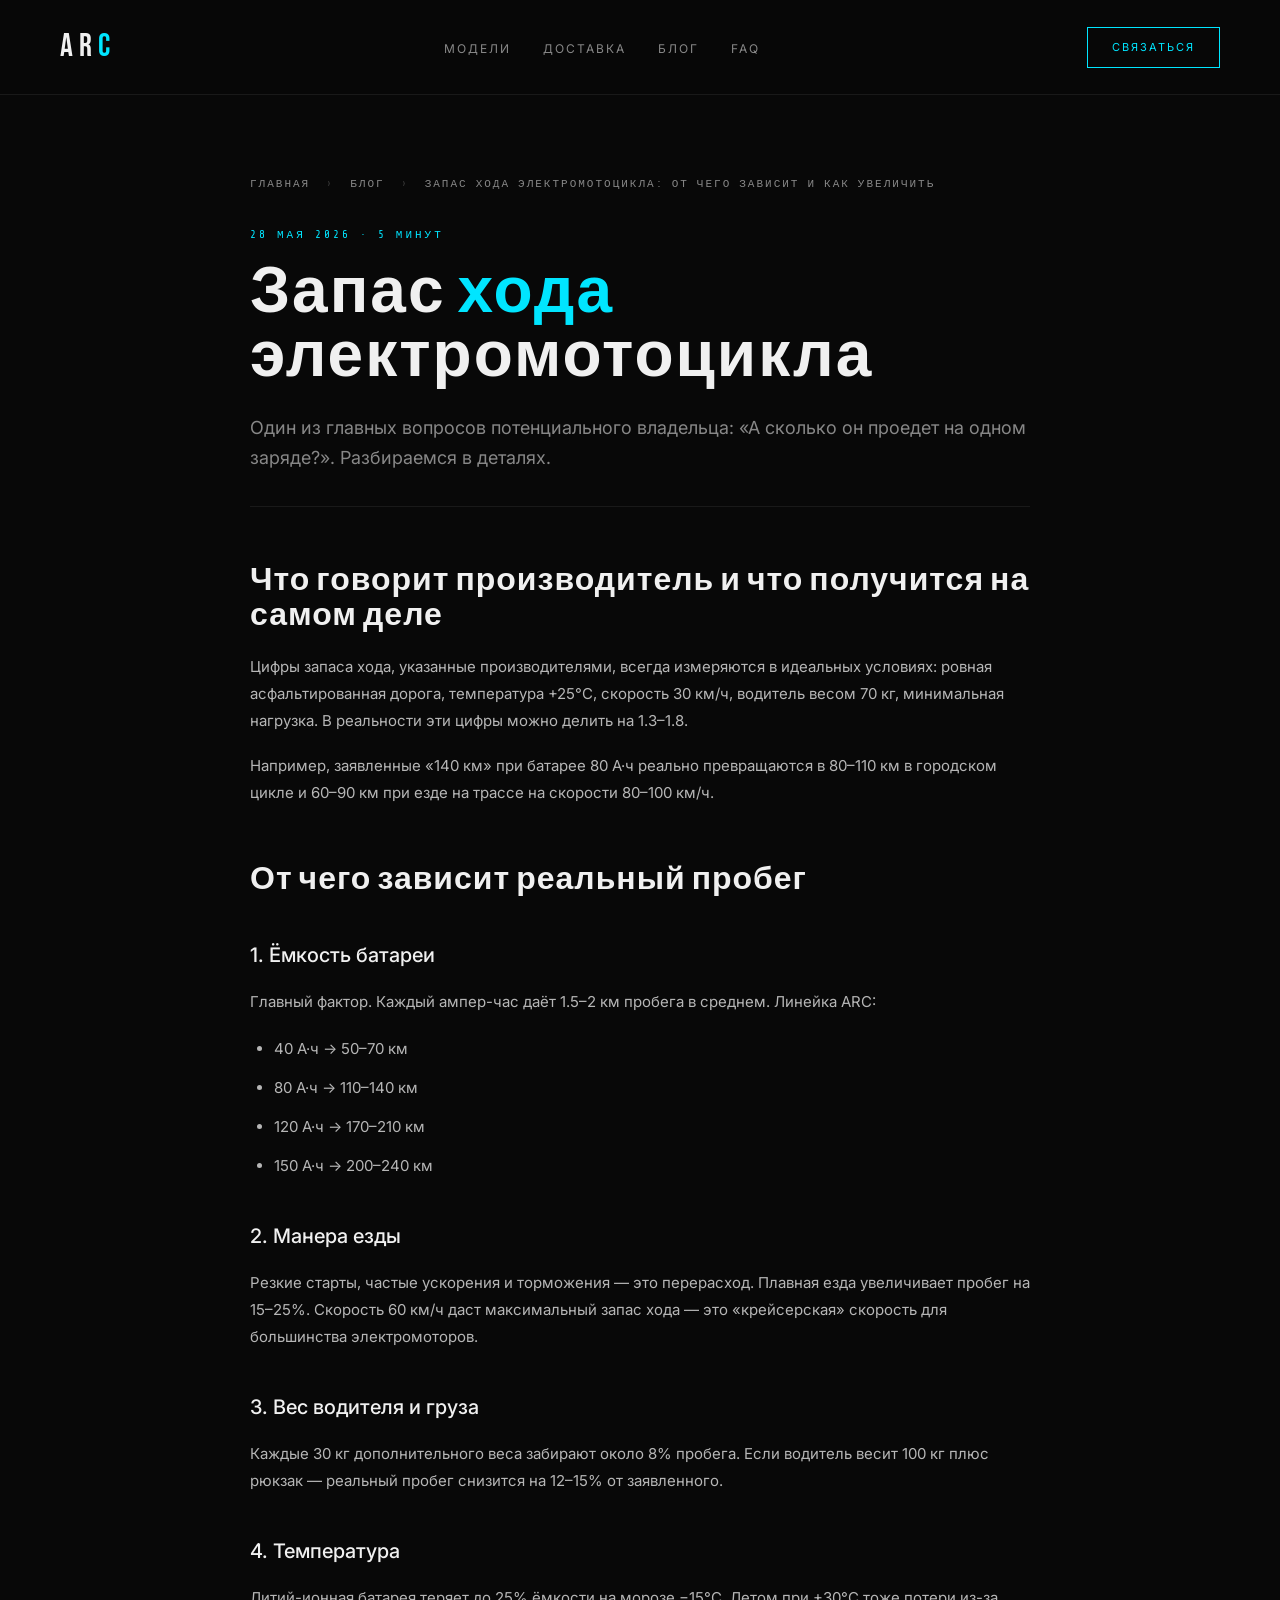
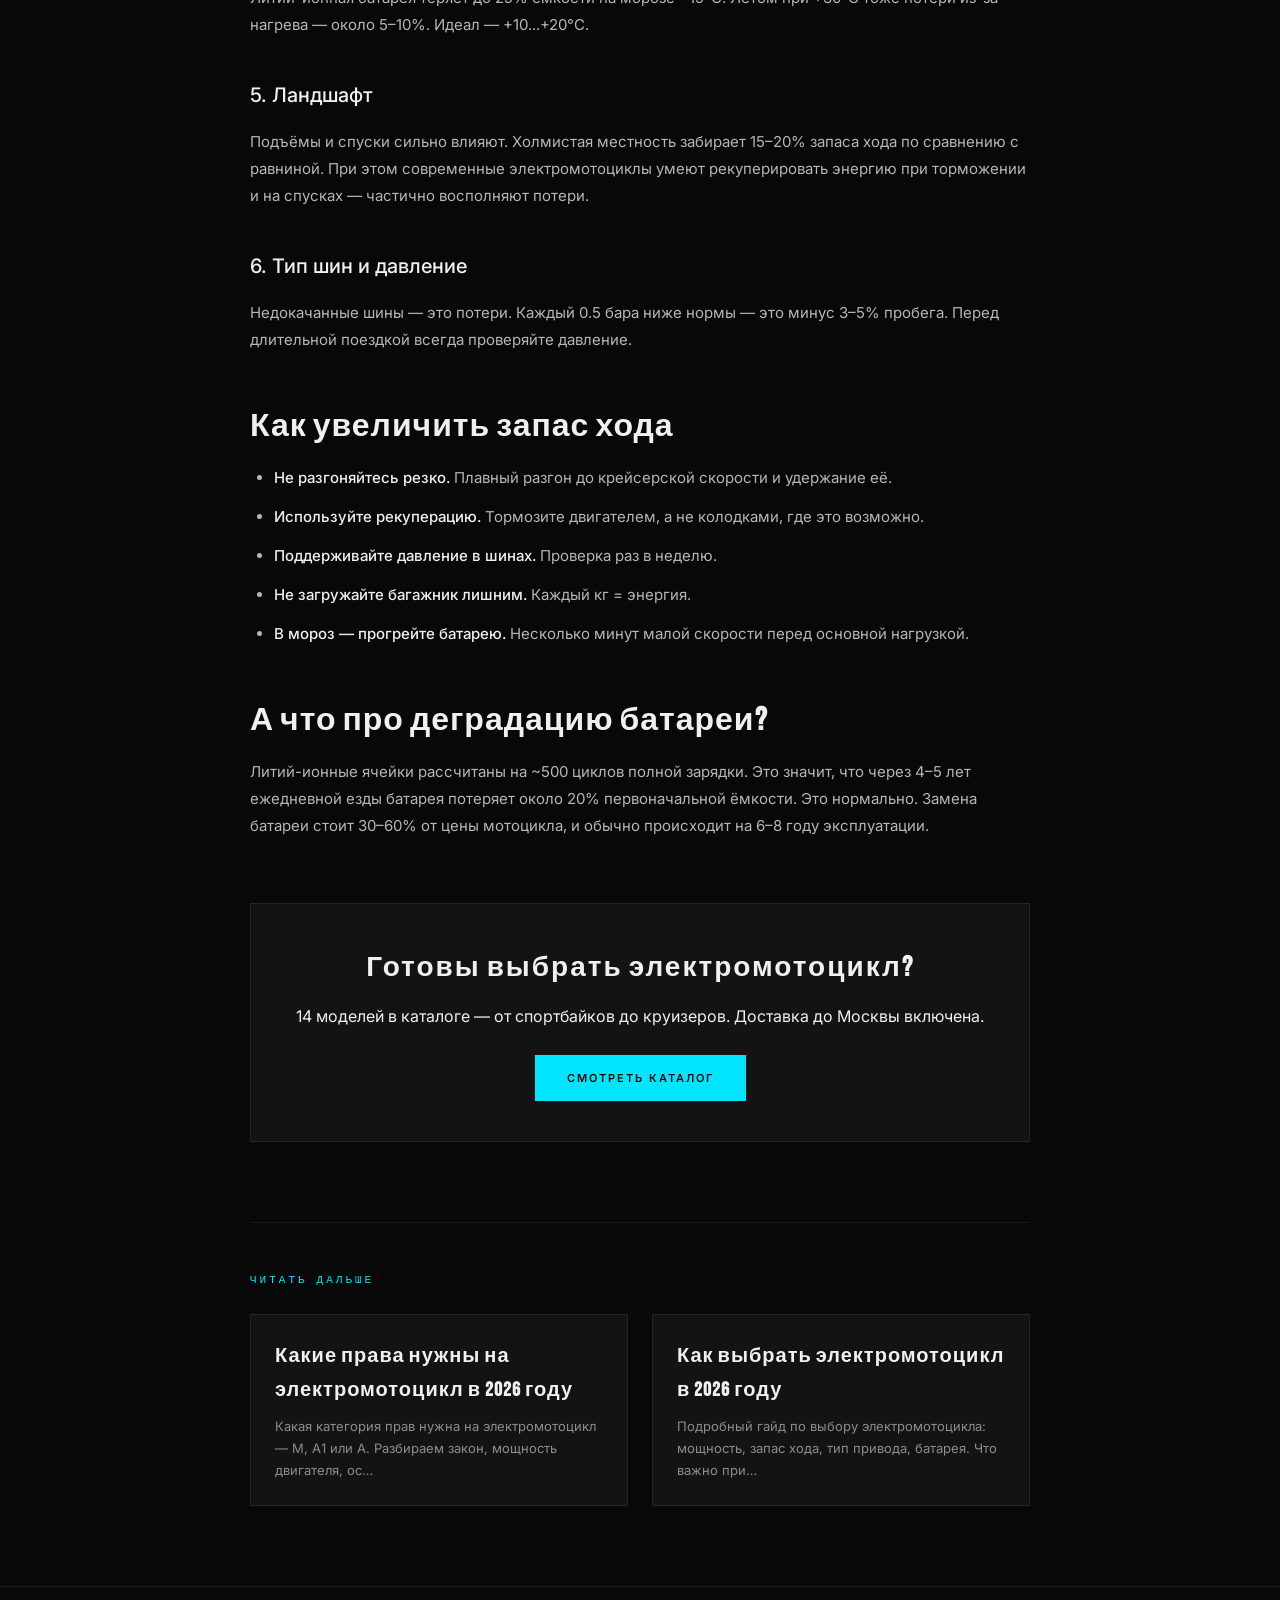
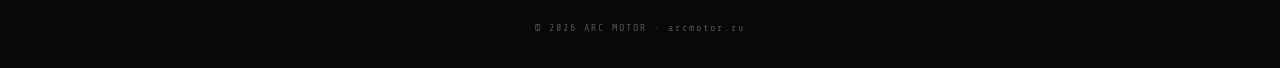
<file: blog/zapas-hoda-elektromotocikla.html>
<!DOCTYPE html>
<html lang="ru">
<head>
<meta charset="UTF-8">
<meta name="viewport" content="width=device-width, initial-scale=1.0">
<title>Запас хода электромотоцикла: от чего зависит и как увеличить — ARC Motor</title>
<meta name="description" content="Сколько проезжает электромотоцикл на одном заряде, что влияет на запас хода, как увеличить пробег. Реальные цифры.">
<meta name="keywords" content="запас хода электромотоцикла, сколько проезжает, литий-ионная батарея, пробег на заряде">
<meta name="robots" content="index, follow">
<meta name="theme-color" content="#080808">
<link rel="canonical" href="https://arcmotor.ru/blog/zapas-hoda-elektromotocikla.html">
<meta property="og:type" content="article">
<meta property="og:title" content="Запас хода электромотоцикла: от чего зависит и как увеличить — ARC Motor">
<meta property="og:description" content="Сколько проезжает электромотоцикл на одном заряде, что влияет на запас хода, как увеличить пробег. Реальные цифры.">
<meta property="og:url" content="https://arcmotor.ru/blog/zapas-hoda-elektromotocikla.html">
<meta property="og:image" content="https://arcmotor.ru/images/moto-hero.png">
<meta property="og:locale" content="ru_RU">
<link rel="preconnect" href="https://fonts.googleapis.com">
<link rel="preconnect" href="https://fonts.gstatic.com" crossorigin>
<link href="https://fonts.googleapis.com/css2?family=Bebas+Neue&family=Inter:wght@300;400;500;600&family=Share+Tech+Mono&display=swap" rel="stylesheet">
<link rel="stylesheet" href="/blog/blog.css">
</head>
<body>
<nav>
  <a href="/" class="nav-logo">AR<span>C</span></a>
  <ul class="nav-links">
    <li><a href="/#models">Модели</a></li>
    <li><a href="/#delivery">Доставка</a></li>
    <li><a href="/blog/">Блог</a></li>
    <li><a href="/#faq">FAQ</a></li>
  </ul>
  <a href="/#cta" class="nav-cta">Связаться</a>
</nav>
<div class="container">
<div class="crumbs"><a href="/">Главная</a> <span>›</span> <a href="/blog/">Блог</a> <span>›</span> Запас хода электромотоцикла: от чего зависит и как увеличить</div>
<div class="article-meta">28 мая 2026 · 5 минут</div>
<h1>Запас <span>хода</span> электромотоцикла</h1>
<p class="lead">Один из главных вопросов потенциального владельца: «А сколько он проедет на одном заряде?». Разбираемся в деталях.</p>
<article>

<h2>Что говорит производитель и что получится на самом деле</h2>
<p>Цифры запаса хода, указанные производителями, всегда измеряются в идеальных условиях: ровная асфальтированная дорога, температура +25°C, скорость 30 км/ч, водитель весом 70 кг, минимальная нагрузка. В реальности эти цифры можно делить на 1.3–1.8.</p>
<p>Например, заявленные «140 км» при батарее 80 А·ч реально превращаются в 80–110 км в городском цикле и 60–90 км при езде на трассе на скорости 80–100 км/ч.</p>

<h2>От чего зависит реальный пробег</h2>

<h3>1. Ёмкость батареи</h3>
<p>Главный фактор. Каждый ампер-час даёт 1.5–2 км пробега в среднем. Линейка ARC:</p>
<ul>
  <li>40 А·ч → 50–70 км</li>
  <li>80 А·ч → 110–140 км</li>
  <li>120 А·ч → 170–210 км</li>
  <li>150 А·ч → 200–240 км</li>
</ul>

<h3>2. Манера езды</h3>
<p>Резкие старты, частые ускорения и торможения — это перерасход. Плавная езда увеличивает пробег на 15–25%. Скорость 60 км/ч даст максимальный запас хода — это «крейсерская» скорость для большинства электромоторов.</p>

<h3>3. Вес водителя и груза</h3>
<p>Каждые 30 кг дополнительного веса забирают около 8% пробега. Если водитель весит 100 кг плюс рюкзак — реальный пробег снизится на 12–15% от заявленного.</p>

<h3>4. Температура</h3>
<p>Литий-ионная батарея теряет до 25% ёмкости на морозе −15°C. Летом при +30°C тоже потери из-за нагрева — около 5–10%. Идеал — +10...+20°C.</p>

<h3>5. Ландшафт</h3>
<p>Подъёмы и спуски сильно влияют. Холмистая местность забирает 15–20% запаса хода по сравнению с равниной. При этом современные электромотоциклы умеют рекуперировать энергию при торможении и на спусках — частично восполняют потери.</p>

<h3>6. Тип шин и давление</h3>
<p>Недокачанные шины — это потери. Каждый 0.5 бара ниже нормы — это минус 3–5% пробега. Перед длительной поездкой всегда проверяйте давление.</p>

<h2>Как увеличить запас хода</h2>
<ul>
  <li><strong>Не разгоняйтесь резко.</strong> Плавный разгон до крейсерской скорости и удержание её.</li>
  <li><strong>Используйте рекуперацию.</strong> Тормозите двигателем, а не колодками, где это возможно.</li>
  <li><strong>Поддерживайте давление в шинах.</strong> Проверка раз в неделю.</li>
  <li><strong>Не загружайте багажник лишним.</strong> Каждый кг = энергия.</li>
  <li><strong>В мороз — прогрейте батарею.</strong> Несколько минут малой скорости перед основной нагрузкой.</li>
</ul>

<h2>А что про деградацию батареи?</h2>
<p>Литий-ионные ячейки рассчитаны на ~500 циклов полной зарядки. Это значит, что через 4–5 лет ежедневной езды батарея потеряет около 20% первоначальной ёмкости. Это нормально. Замена батареи стоит 30–60% от цены мотоцикла, и обычно происходит на 6–8 году эксплуатации.</p>

</article>

<div class="cta-block">
<h3>Готовы выбрать электромотоцикл?</h3>
<p>14 моделей в каталоге — от спортбайков до круизеров. Доставка до Москвы включена.</p>
<a href="/#models" class="btn-primary">Смотреть каталог</a>
</div>

<div class="related">
<div class="related-title">Читать дальше</div>
<div class="related-grid"><a class="related-card" href="/blog/kakie-prava-na-elektromotocikl.html"><h4>Какие права нужны на электромотоцикл в 2026 году</h4><p>Какая категория прав нужна на электромотоцикл — М, A1 или A. Разбираем закон, мощность двигателя, ос…</p></a><a class="related-card" href="/blog/kak-vybrat-elektromotocikl.html"><h4>Как выбрать электромотоцикл в 2026 году</h4><p>Подробный гайд по выбору электромотоцикла: мощность, запас хода, тип привода, батарея. Что важно при…</p></a></div>
</div>

</div>

<script type="application/ld+json">{"@context": "https://schema.org", "@type": "Article", "headline": "Запас хода электромотоцикла: от чего зависит и как увеличить", "description": "Сколько проезжает электромотоцикл на одном заряде, что влияет на запас хода, как увеличить пробег. Реальные цифры.", "datePublished": "2026-06-12", "author": {"@type": "Organization", "name": "ARC Motor"}, "publisher": {"@type": "Organization", "name": "ARC Motor"}, "mainEntityOfPage": {"@type": "WebPage", "@id": "https://arcmotor.ru/blog/zapas-hoda-elektromotocikla.html"}, "image": "https://arcmotor.ru/images/moto-hero.png"}</script>

<footer>
  © 2026 ARC MOTOR · arcmotor.ru
</footer>
</body>
</html>
</file>
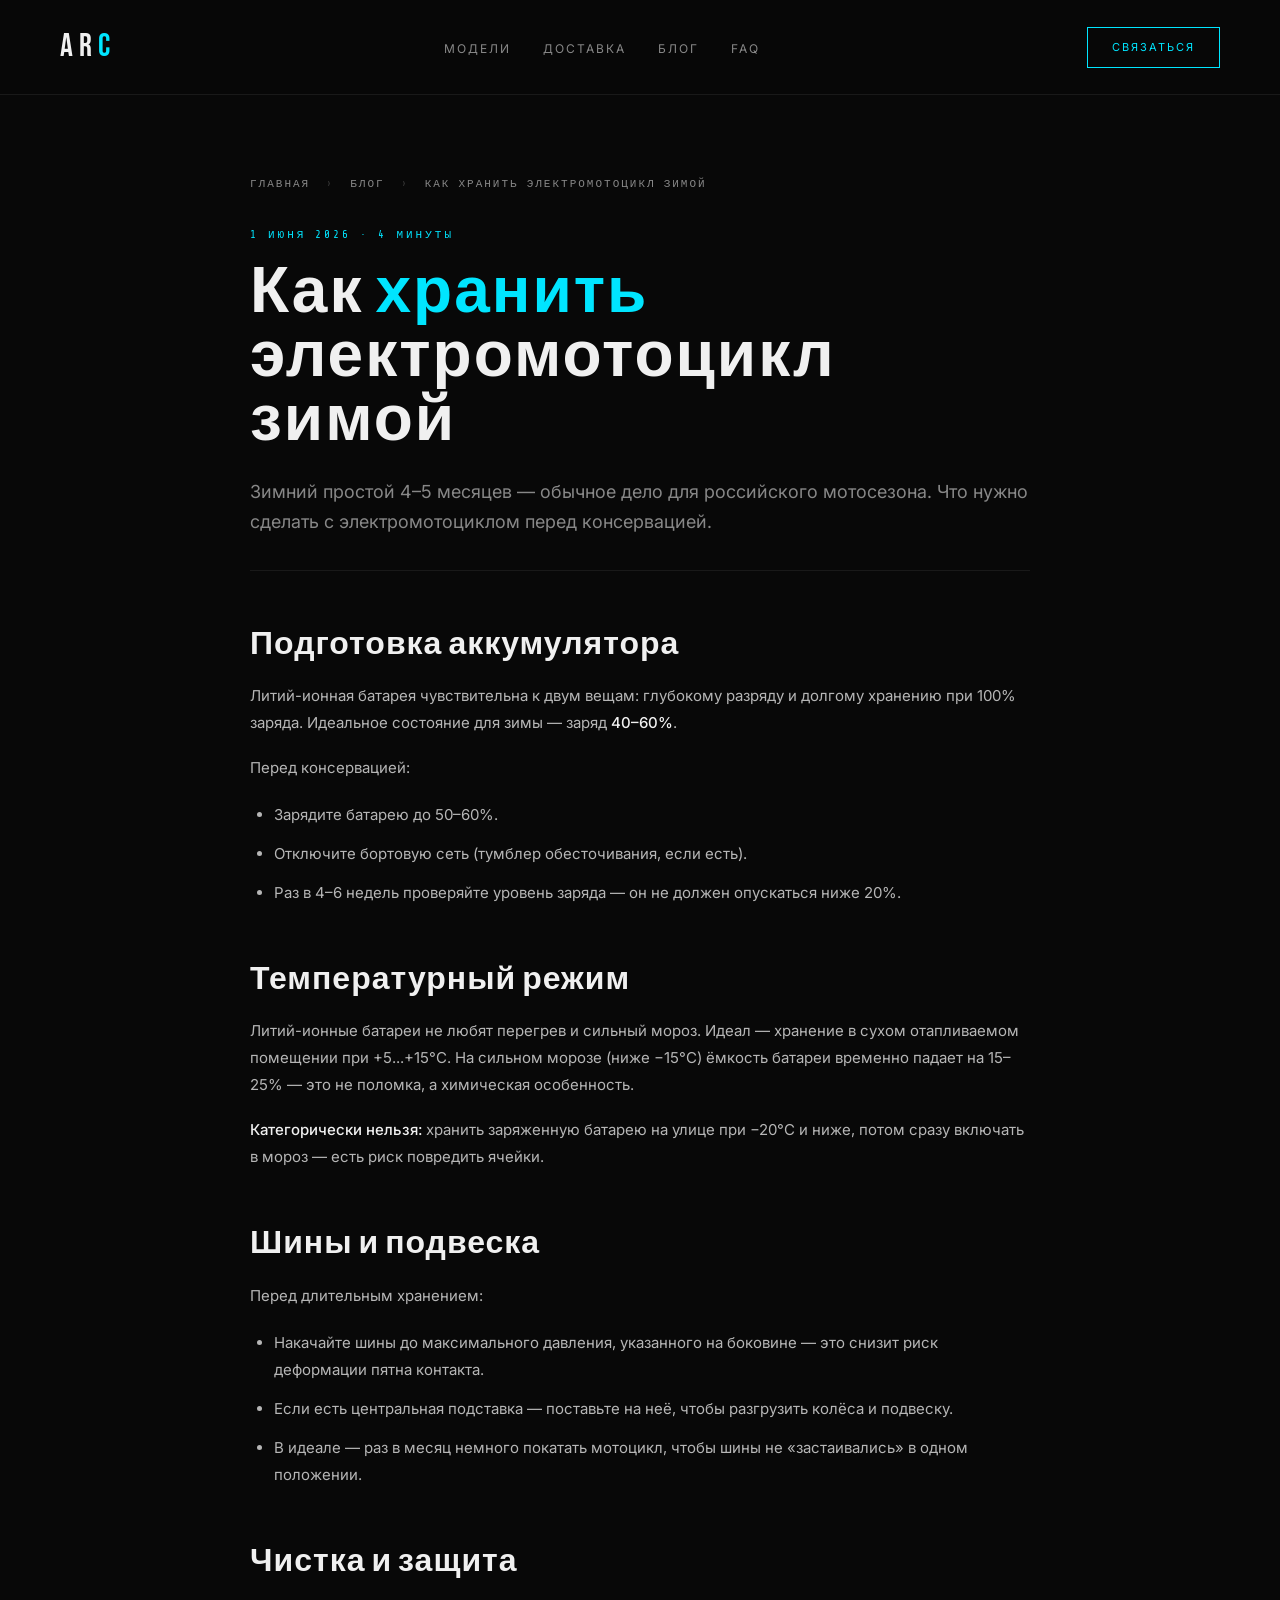
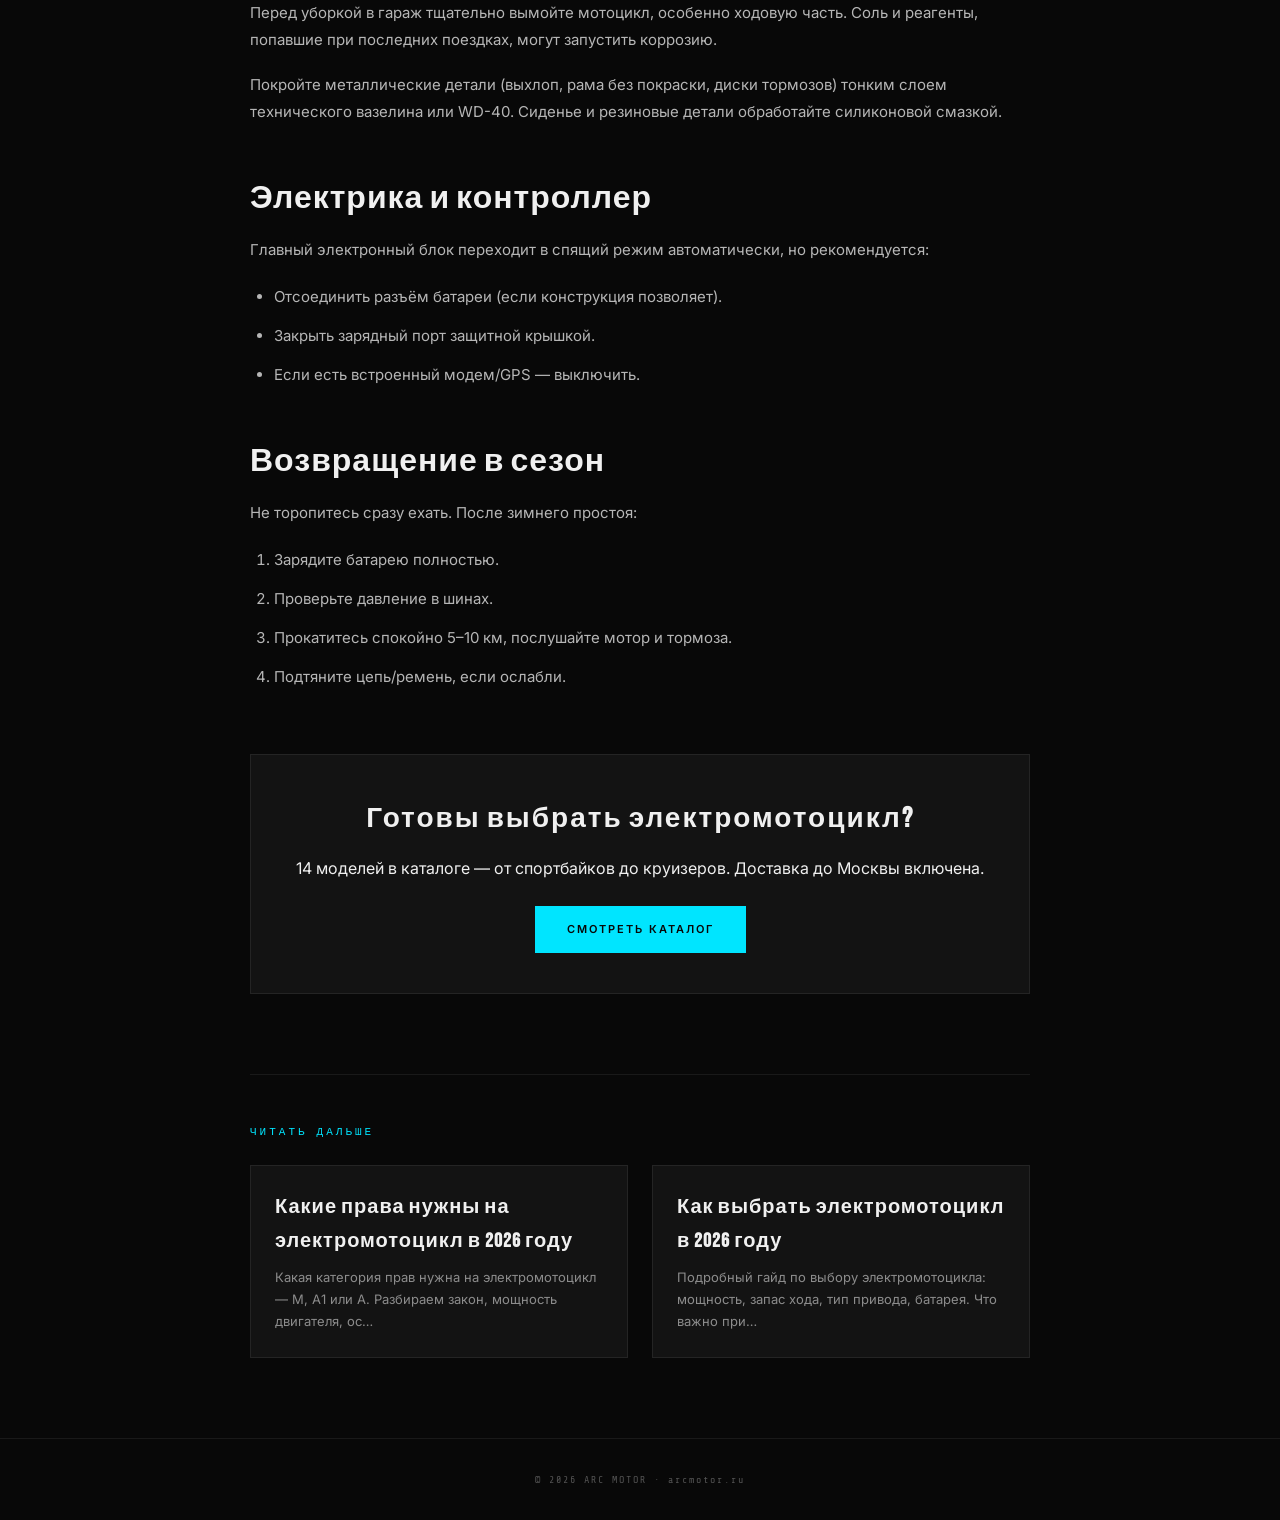
<file: blog/zimnee-hranenie-elektromotocikla.html>
<!DOCTYPE html>
<html lang="ru">
<head>
<meta charset="UTF-8">
<meta name="viewport" content="width=device-width, initial-scale=1.0">
<title>Как хранить электромотоцикл зимой — ARC Motor</title>
<meta name="description" content="Правила зимнего хранения электромотоцикла: подготовка батареи, температурный режим, обслуживание. Полная инструкция.">
<meta name="keywords" content="хранение электромотоцикла зимой, консервация, аккумулятор зимой, литий-ионная батарея">
<meta name="robots" content="index, follow">
<meta name="theme-color" content="#080808">
<link rel="canonical" href="https://arcmotor.ru/blog/zimnee-hranenie-elektromotocikla.html">
<meta property="og:type" content="article">
<meta property="og:title" content="Как хранить электромотоцикл зимой — ARC Motor">
<meta property="og:description" content="Правила зимнего хранения электромотоцикла: подготовка батареи, температурный режим, обслуживание. Полная инструкция.">
<meta property="og:url" content="https://arcmotor.ru/blog/zimnee-hranenie-elektromotocikla.html">
<meta property="og:image" content="https://arcmotor.ru/images/moto-hero.png">
<meta property="og:locale" content="ru_RU">
<link rel="preconnect" href="https://fonts.googleapis.com">
<link rel="preconnect" href="https://fonts.gstatic.com" crossorigin>
<link href="https://fonts.googleapis.com/css2?family=Bebas+Neue&family=Inter:wght@300;400;500;600&family=Share+Tech+Mono&display=swap" rel="stylesheet">
<link rel="stylesheet" href="/blog/blog.css">
</head>
<body>
<nav>
  <a href="/" class="nav-logo">AR<span>C</span></a>
  <ul class="nav-links">
    <li><a href="/#models">Модели</a></li>
    <li><a href="/#delivery">Доставка</a></li>
    <li><a href="/blog/">Блог</a></li>
    <li><a href="/#faq">FAQ</a></li>
  </ul>
  <a href="/#cta" class="nav-cta">Связаться</a>
</nav>
<div class="container">
<div class="crumbs"><a href="/">Главная</a> <span>›</span> <a href="/blog/">Блог</a> <span>›</span> Как хранить электромотоцикл зимой</div>
<div class="article-meta">1 июня 2026 · 4 минуты</div>
<h1>Как <span>хранить</span> электромотоцикл зимой</h1>
<p class="lead">Зимний простой 4–5 месяцев — обычное дело для российского мотосезона. Что нужно сделать с электромотоциклом перед консервацией.</p>
<article>

<h2>Подготовка аккумулятора</h2>
<p>Литий-ионная батарея чувствительна к двум вещам: глубокому разряду и долгому хранению при 100% заряда. Идеальное состояние для зимы — заряд <strong>40–60%</strong>.</p>
<p>Перед консервацией:</p>
<ul>
  <li>Зарядите батарею до 50–60%.</li>
  <li>Отключите бортовую сеть (тумблер обесточивания, если есть).</li>
  <li>Раз в 4–6 недель проверяйте уровень заряда — он не должен опускаться ниже 20%.</li>
</ul>

<h2>Температурный режим</h2>
<p>Литий-ионные батареи не любят перегрев и сильный мороз. Идеал — хранение в сухом отапливаемом помещении при +5...+15°C. На сильном морозе (ниже −15°C) ёмкость батареи временно падает на 15–25% — это не поломка, а химическая особенность.</p>
<p><strong>Категорически нельзя:</strong> хранить заряженную батарею на улице при −20°C и ниже, потом сразу включать в мороз — есть риск повредить ячейки.</p>

<h2>Шины и подвеска</h2>
<p>Перед длительным хранением:</p>
<ul>
  <li>Накачайте шины до максимального давления, указанного на боковине — это снизит риск деформации пятна контакта.</li>
  <li>Если есть центральная подставка — поставьте на неё, чтобы разгрузить колёса и подвеску.</li>
  <li>В идеале — раз в месяц немного покатать мотоцикл, чтобы шины не «застаивались» в одном положении.</li>
</ul>

<h2>Чистка и защита</h2>
<p>Перед уборкой в гараж тщательно вымойте мотоцикл, особенно ходовую часть. Соль и реагенты, попавшие при последних поездках, могут запустить коррозию.</p>
<p>Покройте металлические детали (выхлоп, рама без покраски, диски тормозов) тонким слоем технического вазелина или WD-40. Сиденье и резиновые детали обработайте силиконовой смазкой.</p>

<h2>Электрика и контроллер</h2>
<p>Главный электронный блок переходит в спящий режим автоматически, но рекомендуется:</p>
<ul>
  <li>Отсоединить разъём батареи (если конструкция позволяет).</li>
  <li>Закрыть зарядный порт защитной крышкой.</li>
  <li>Если есть встроенный модем/GPS — выключить.</li>
</ul>

<h2>Возвращение в сезон</h2>
<p>Не торопитесь сразу ехать. После зимнего простоя:</p>
<ol>
  <li>Зарядите батарею полностью.</li>
  <li>Проверьте давление в шинах.</li>
  <li>Прокатитесь спокойно 5–10 км, послушайте мотор и тормоза.</li>
  <li>Подтяните цепь/ремень, если ослабли.</li>
</ol>

</article>

<div class="cta-block">
<h3>Готовы выбрать электромотоцикл?</h3>
<p>14 моделей в каталоге — от спортбайков до круизеров. Доставка до Москвы включена.</p>
<a href="/#models" class="btn-primary">Смотреть каталог</a>
</div>

<div class="related">
<div class="related-title">Читать дальше</div>
<div class="related-grid"><a class="related-card" href="/blog/kakie-prava-na-elektromotocikl.html"><h4>Какие права нужны на электромотоцикл в 2026 году</h4><p>Какая категория прав нужна на электромотоцикл — М, A1 или A. Разбираем закон, мощность двигателя, ос…</p></a><a class="related-card" href="/blog/kak-vybrat-elektromotocikl.html"><h4>Как выбрать электромотоцикл в 2026 году</h4><p>Подробный гайд по выбору электромотоцикла: мощность, запас хода, тип привода, батарея. Что важно при…</p></a></div>
</div>

</div>

<script type="application/ld+json">{"@context": "https://schema.org", "@type": "Article", "headline": "Как хранить электромотоцикл зимой", "description": "Правила зимнего хранения электромотоцикла: подготовка батареи, температурный режим, обслуживание. Полная инструкция.", "datePublished": "2026-06-12", "author": {"@type": "Organization", "name": "ARC Motor"}, "publisher": {"@type": "Organization", "name": "ARC Motor"}, "mainEntityOfPage": {"@type": "WebPage", "@id": "https://arcmotor.ru/blog/zimnee-hranenie-elektromotocikla.html"}, "image": "https://arcmotor.ru/images/moto-hero.png"}</script>

<footer>
  © 2026 ARC MOTOR · arcmotor.ru
</footer>
</body>
</html>
</file>
<file: blog/blog.css>
*, *::before, *::after { box-sizing: border-box; margin: 0; padding: 0; }
html { scroll-behavior: smooth; overflow-x: hidden; }
:root {
  --black: #080808; --dark: #0e0e0e; --panel: #131313;
  --border: rgba(255,255,255,0.07); --arc: #00e5ff;
  --white: #f0f0f0; --muted: rgba(240,240,240,0.55);
  --mono: 'Share Tech Mono', monospace;
}
body {
  background: var(--black); color: var(--white);
  font-family: 'Inter', sans-serif;
  line-height: 1.7;
}
nav {
  position: sticky; top: 0; z-index: 100;
  display: flex; align-items: center; justify-content: space-between;
  padding: 20px 60px;
  background: rgba(8,8,8,0.95); border-bottom: 1px solid var(--border);
  backdrop-filter: blur(8px);
}
.nav-logo {
  font-family: 'Bebas Neue', sans-serif; font-size: 32px;
  letter-spacing: 6px; color: var(--white); text-decoration: none;
}
.nav-logo span { color: var(--arc); }
.nav-links { display: flex; gap: 32px; list-style: none; }
.nav-links a {
  text-decoration: none; color: var(--muted); font-size: 12px;
  letter-spacing: 2px; text-transform: uppercase; transition: color 0.2s;
}
.nav-links a:hover { color: var(--arc); }
.nav-cta {
  background: transparent; border: 1px solid var(--arc); color: var(--arc);
  padding: 10px 24px; font-size: 11px; letter-spacing: 2px;
  text-transform: uppercase; text-decoration: none;
  transition: background 0.2s, color 0.2s;
}
.nav-cta:hover { background: var(--arc); color: var(--black); }

.container {
  max-width: 900px; margin: 0 auto; padding: 80px 60px;
}

.crumbs {
  font-family: var(--mono); font-size: 11px; letter-spacing: 2px;
  color: var(--muted); margin-bottom: 32px; text-transform: uppercase;
}
.crumbs a { color: var(--muted); text-decoration: none; }
.crumbs a:hover { color: var(--arc); }
.crumbs span { margin: 0 8px; opacity: 0.4; }

.article-meta {
  font-family: var(--mono); font-size: 11px; color: var(--arc);
  letter-spacing: 3px; text-transform: uppercase; margin-bottom: 16px;
}

h1 {
  font-family: 'Bebas Neue', sans-serif;
  font-size: clamp(40px, 6vw, 64px); letter-spacing: 2px;
  line-height: 1; margin-bottom: 24px;
}
h1 span { color: var(--arc); }

.lead {
  font-size: 18px; color: var(--muted); margin-bottom: 48px;
  padding-bottom: 32px; border-bottom: 1px solid var(--border);
}

article h2 {
  font-family: 'Bebas Neue', sans-serif;
  font-size: 32px; letter-spacing: 1px; line-height: 1.1;
  margin: 56px 0 20px; color: var(--white);
}

article h3 {
  font-size: 20px; font-weight: 500; color: var(--white);
  margin: 40px 0 16px;
}

article p {
  font-size: 15px; color: rgba(240,240,240,0.75);
  margin-bottom: 18px; line-height: 1.8;
}

article a {
  color: var(--arc); text-decoration: none;
  border-bottom: 1px solid rgba(0,229,255,0.3);
  transition: border-color 0.2s;
}
article a:hover { border-color: var(--arc); }

article ul, article ol {
  margin: 20px 0 20px 24px; color: rgba(240,240,240,0.75);
}
article li {
  margin-bottom: 12px; font-size: 15px; line-height: 1.8;
}

article strong { color: var(--white); font-weight: 500; }

article blockquote {
  border-left: 2px solid var(--arc); padding: 20px 24px;
  margin: 32px 0; background: var(--panel);
  font-style: italic; color: rgba(240,240,240,0.85);
}

.cta-block {
  margin: 64px 0 0;
  padding: 40px;
  background: var(--panel);
  border: 1px solid var(--border);
  text-align: center;
}
.cta-block h3 {
  font-family: 'Bebas Neue', sans-serif;
  font-size: 28px; letter-spacing: 2px; margin-bottom: 12px;
}
.cta-block p { margin-bottom: 24px; }
.btn-primary {
  background: var(--arc); color: var(--black);
  padding: 14px 32px; font-size: 11px; font-weight: 600;
  letter-spacing: 2px; text-transform: uppercase;
  text-decoration: none; display: inline-block;
  transition: opacity 0.2s, transform 0.2s;
}
.btn-primary:hover { opacity: 0.85; transform: translateY(-2px); }

.related {
  margin: 80px 0 0; padding-top: 48px;
  border-top: 1px solid var(--border);
}
.related-title {
  font-family: var(--mono); font-size: 11px; letter-spacing: 3px;
  color: var(--arc); margin-bottom: 24px; text-transform: uppercase;
}
.related-grid {
  display: grid; grid-template-columns: repeat(2, 1fr); gap: 24px;
}
.related-card {
  padding: 24px; background: var(--panel); border: 1px solid var(--border);
  text-decoration: none; transition: border-color 0.2s;
}
.related-card:hover { border-color: var(--arc); }
.related-card h4 {
  font-family: 'Bebas Neue', sans-serif; font-size: 20px;
  letter-spacing: 1px; color: var(--white); margin-bottom: 8px;
}
.related-card p { font-size: 13px; color: var(--muted); }

/* Blog index */
.posts-grid {
  display: grid; grid-template-columns: 1fr; gap: 1px;
  background: var(--border); margin-top: 48px;
}
.post-card {
  background: var(--panel); padding: 32px; text-decoration: none;
  display: block; transition: background 0.2s;
}
.post-card:hover { background: rgba(0,229,255,0.03); }
.post-card .post-meta {
  font-family: var(--mono); font-size: 10px; letter-spacing: 2px;
  color: var(--arc); margin-bottom: 12px; text-transform: uppercase;
}
.post-card h2 {
  font-family: 'Bebas Neue', sans-serif; font-size: 28px;
  letter-spacing: 1px; color: var(--white); margin: 0 0 12px;
}
.post-card p { font-size: 14px; color: var(--muted); }

footer {
  border-top: 1px solid var(--border); padding: 32px 60px;
  text-align: center;
  font-family: var(--mono); font-size: 10px; letter-spacing: 2px;
  color: rgba(255,255,255,0.3);
}

@media (max-width: 900px) {
  nav { padding: 16px 20px; }
  .nav-logo { font-size: 24px; letter-spacing: 4px; }
  .nav-links { display: none; }
  .container { padding: 48px 20px; }
  h1 { font-size: 36px; }
  article h2 { font-size: 26px; margin: 40px 0 16px; }
  article h3 { font-size: 18px; }
  .lead { font-size: 16px; margin-bottom: 32px; padding-bottom: 24px; }
  .related-grid { grid-template-columns: 1fr; }
  .cta-block { padding: 32px 20px; }
  footer { padding: 24px 20px; }
}
</file>
